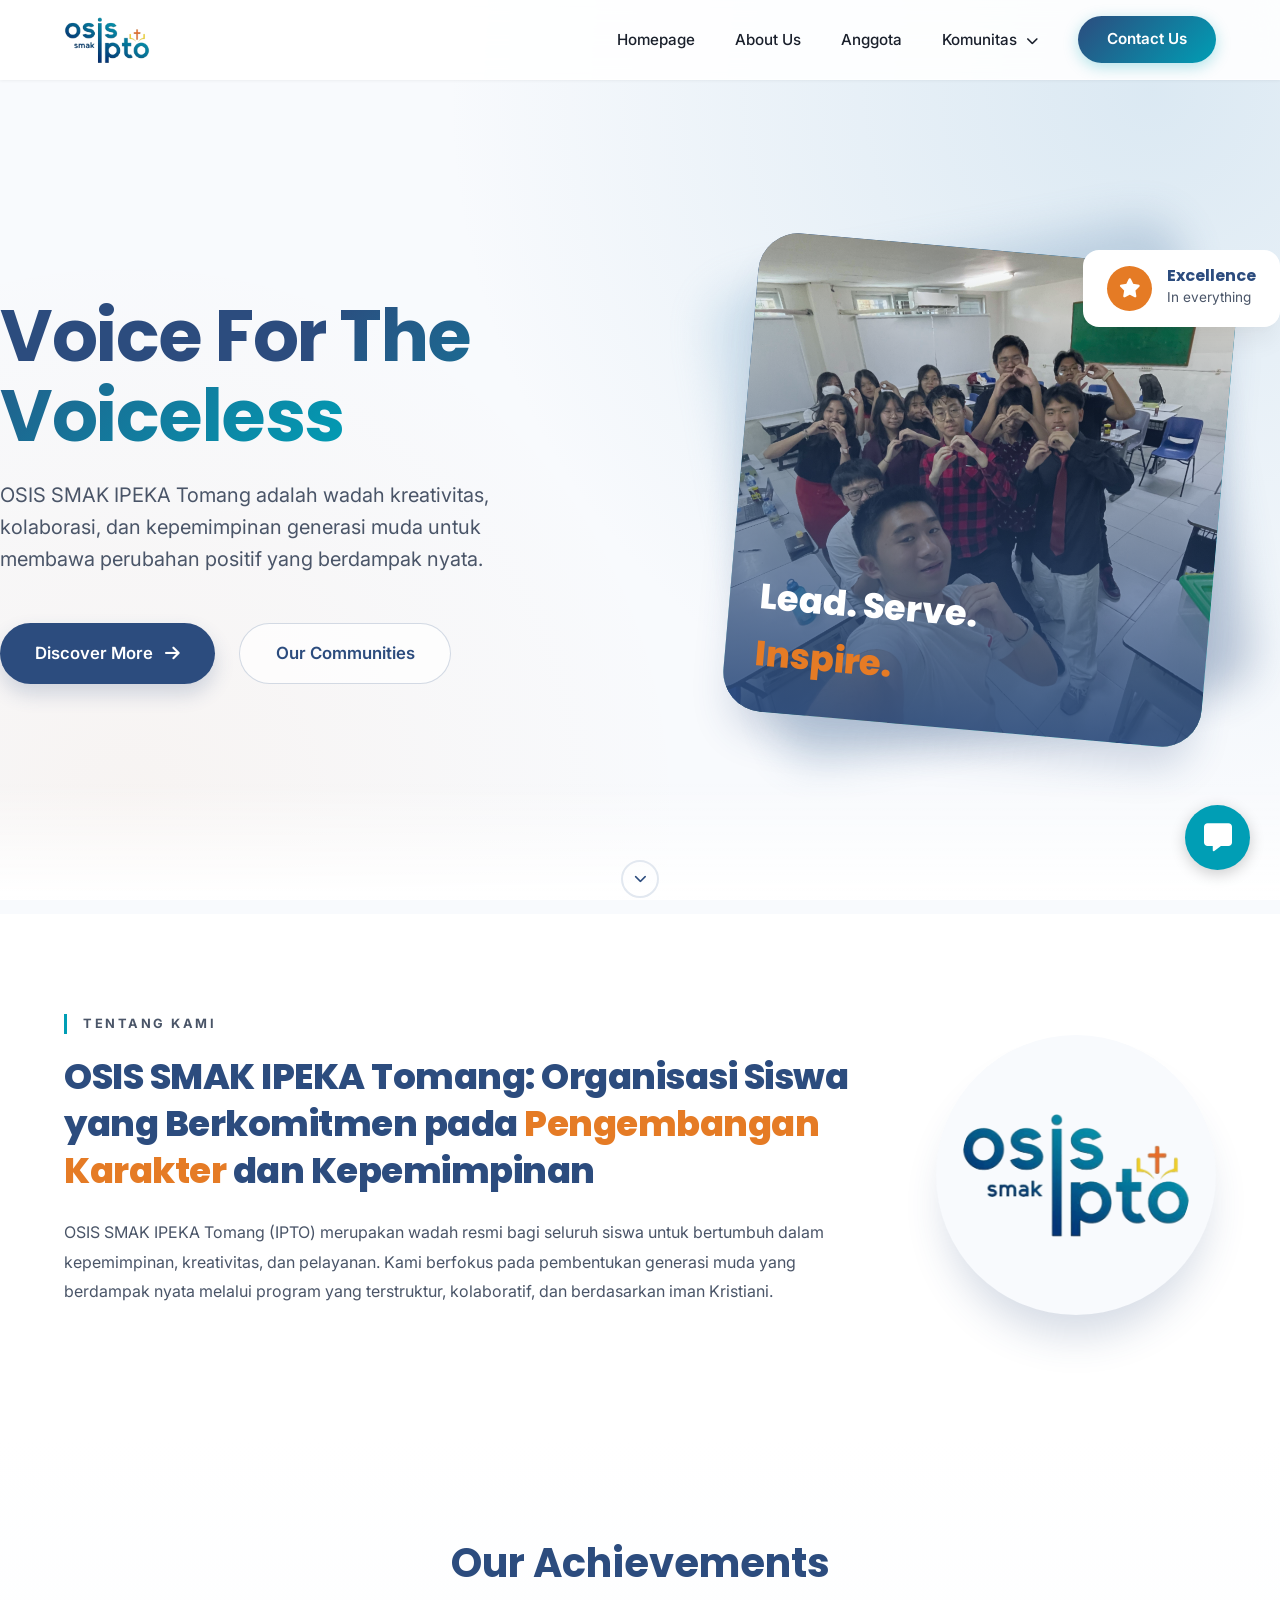
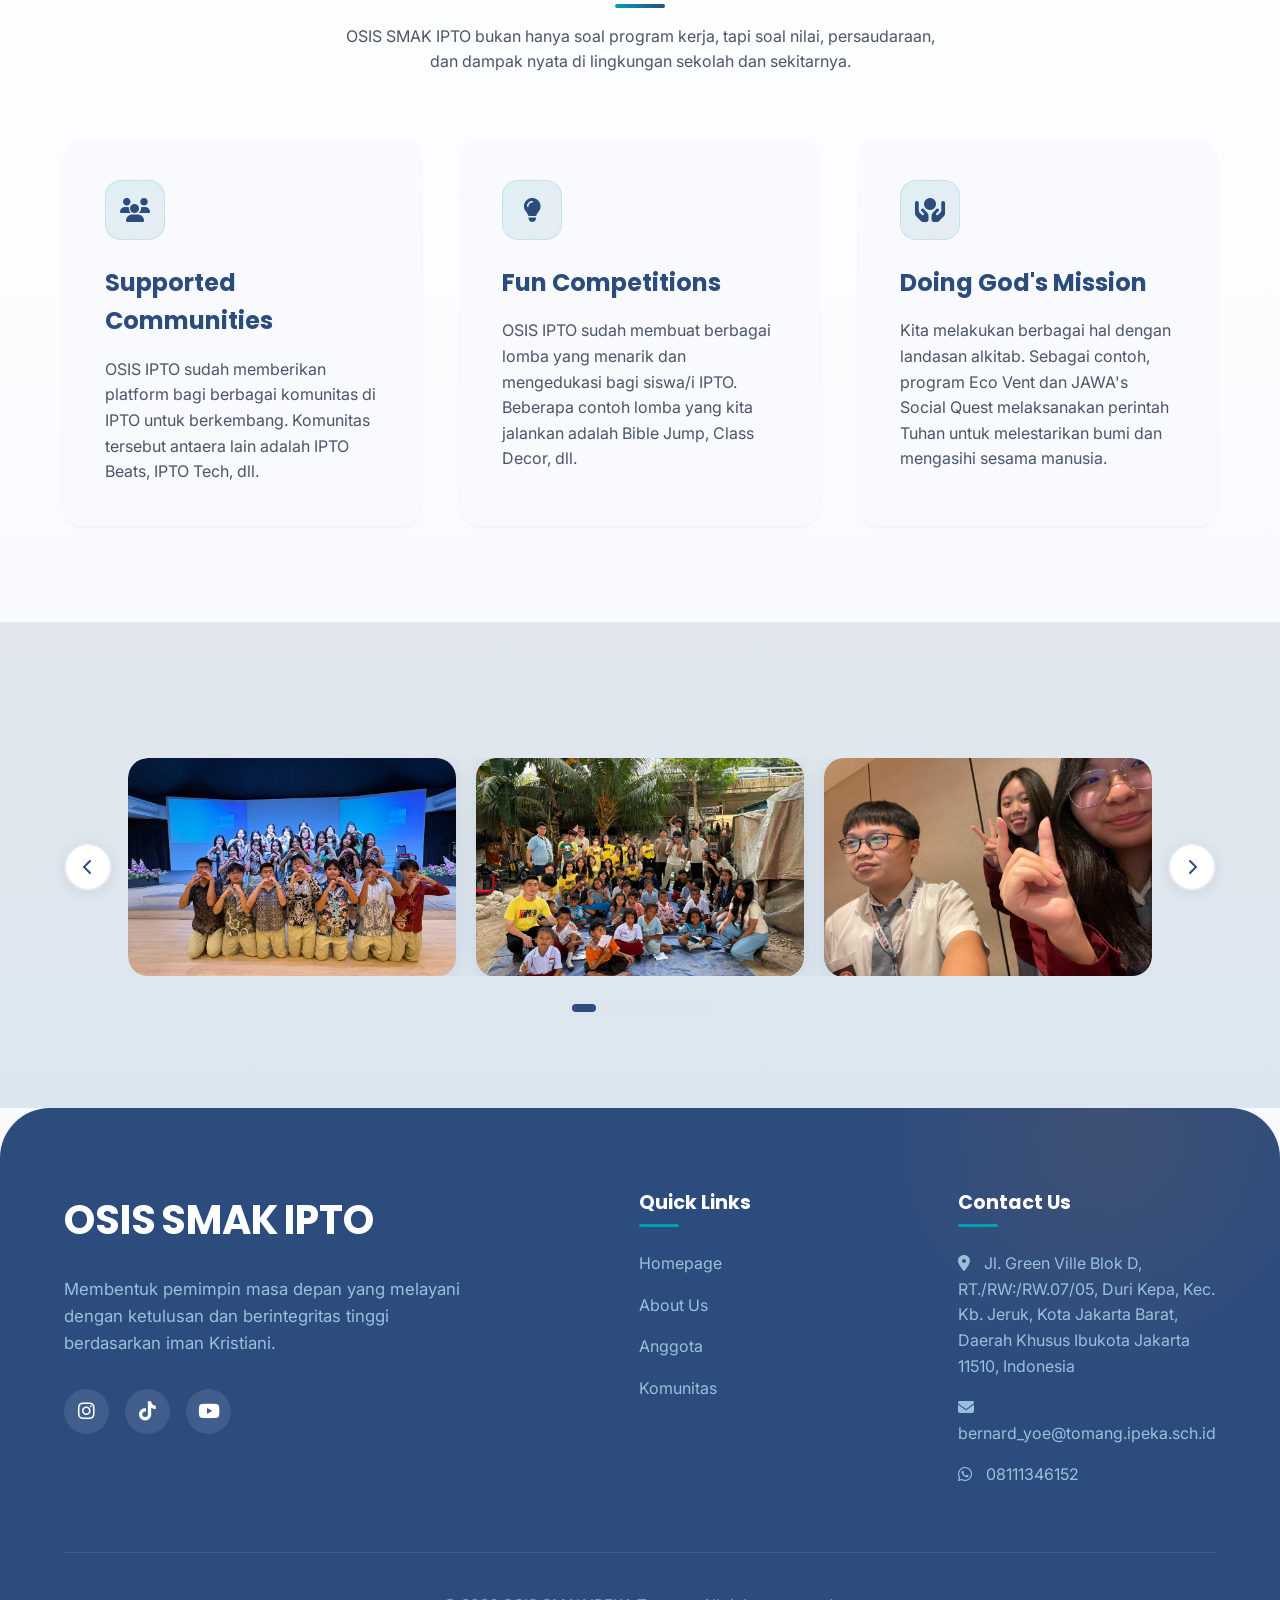
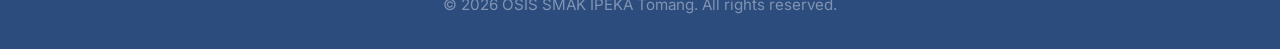
<file: index.html>
<!DOCTYPE html>
<html lang="id">

<head>
    <meta charset="UTF-8">
    <meta name="viewport" content="width=device-width, initial-scale=1.0">
    <title>OSIS SMAK IPTO | Homepage</title>
    <link rel="stylesheet" href="style.css">
    <!-- FontAwesome for Icons -->
    <link rel="stylesheet" href="https://cdnjs.cloudflare.com/ajax/libs/font-awesome/6.4.0/css/all.min.css">
</head>

<body>
    <div id="global-nav"></div>

    <!-- Main Content -->
    <main>
        <section class="hero">
            <div class="container hero-grid">
                <div class="hero-content">
                    <h1 class="animate-fade-up">Voice For <span>The Voiceless</span></h1>
                    <p class="animate-fade-up delay-1">OSIS SMAK IPEKA Tomang adalah wadah kreativitas, kolaborasi, dan
                        kepemimpinan generasi muda untuk membawa perubahan positif yang berdampak nyata.</p>
                    <div class="btn-group animate-fade-up delay-2">
                        <a href="aboutus" class="btn btn-primary">
                            Discover More <i class="fa-solid fa-arrow-right"></i>
                        </a>
                        <a href="komunitas" class="btn btn-outline">
                            Our Communities
                        </a>
                    </div>
                </div>
                <div class="hero-image animate-fade-up delay-3">
                    <div
                        style="position: relative; width: 100%; aspect-ratio: 1; display:flex; justify-content:center; align-items:center;">
                        <div
                            style="width: 80%; height: 80%; background: linear-gradient(135deg, var(--light-blue), var(--primary)); border-radius: 40px; transform: rotate(-10deg); position: absolute; opacity: 0.3; filter: blur(20px);">
                        </div>
                        <div
                            style="width: 80%; height: 80%; background: linear-gradient(135deg, var(--primary), var(--accent-cyan)); border-radius: 40px; transform: rotate(5deg); box-shadow: var(--shadow-xl); overflow: hidden; position: relative; z-index: 2; display:flex; justify-content:center; align-items:center;">
                            <img src="assets/Dokumentasi/1000115376.jpg" alt="Students"
                                style="width:100%; height:100%; object-fit: cover; opacity: 1;">
                            <div
                                style="position: absolute; inset:0; background: linear-gradient(to top, rgba(44, 76, 126, 0.9), transparent);">
                            </div>
                            <h2
                                style="position: absolute; bottom: 30px; left: 30px; color: white; font-size: 2.2rem; font-weight: 800;">
                                Lead. Serve.<br><span style="color: var(--accent-orange);">Inspire.</span></h2>
                        </div>
                        <div
                            style="position: absolute; top: 10%; right: 0; background: white; padding: 1rem 1.5rem; border-radius: 16px; box-shadow: var(--shadow-lg); z-index: 3; display: flex; align-items:center; gap: 15px; animation: float 4s ease-in-out infinite;">
                            <div
                                style="background:var(--accent-orange); width:45px; height:45px; border-radius:50%; display:flex; align-items:center; justify-content:center; color:white; font-size: 1.2rem;">
                                <i class="fa-solid fa-star"></i>
                            </div>
                            <div>
                                <p
                                    style="font-weight:700; font-family:'Poppins'; font-size:1rem; margin:0; line-height:1; color: var(--primary);">
                                    Excellence</p><small style="color:var(--text-muted); font-size:0.85rem;">In
                                    everything</small>
                            </div>
                        </div>
                    </div>
                </div>
            </div>
        </section>

        <!-- Scroll Down Indicator -->
        <div class="scroll-indicator" id="scrollIndicator">
            <div class="scroll-arrow"><i class="fa-solid fa-chevron-down"></i></div>
        </div>

        <!-- Tentang Kami Section -->
        <section class="section tentang-section">
            <div class="container tentang-grid">
                <div class="tentang-content">
                    <span class="tentang-label reveal-item">Tentang Kami</span>
                    <h2 class="tentang-title reveal-item">OSIS SMAK IPEKA Tomang: Organisasi Siswa yang Berkomitmen pada
                        <span class="tentang-accent">Pengembangan Karakter</span> dan Kepemimpinan
                    </h2>
                    <p class="tentang-desc reveal-item">OSIS SMAK IPEKA Tomang (IPTO) merupakan wadah resmi bagi seluruh
                        siswa untuk bertumbuh dalam kepemimpinan, kreativitas, dan pelayanan. Kami berfokus pada
                        pembentukan generasi muda yang berdampak nyata melalui program yang terstruktur, kolaboratif,
                        dan berdasarkan iman Kristiani.</p>
                </div>
                <div class="tentang-logo reveal-item">
                    <img src="assets/Logo.png" alt="Logo OSIS SMAK IPTO" class="tentang-img-square">
                </div>
            </div>
        </section>

        <section class="section features">
            <div class="container">
                <div class="section-title">
                    <h2>Our Achievements</h2>
                    <p>OSIS SMAK IPTO bukan hanya soal program kerja, tapi soal nilai, persaudaraan, dan dampak nyata di
                        lingkungan sekolah dan sekitarnya.</p>
                </div>
                <div class="cards-grid">
                    <div class="card">
                        <div class="card-icon"><i class="fa-solid fa-users"></i></div>
                        <h3>Supported Communities</h3>
                        <p>OSIS IPTO sudah memberikan platform bagi berbagai komunitas di IPTO untuk berkembang.
                            Komunitas
                            tersebut antaera lain adalah IPTO Beats, IPTO Tech, dll.
                        </p>
                    </div>
                    <div class="card">
                        <div class="card-icon"><i class="fa-solid fa-lightbulb"></i></div>
                        <h3>Fun Competitions</h3>
                        <p>OSIS IPTO sudah membuat berbagai lomba yang menarik dan mengedukasi bagi siswa/i IPTO.
                            Beberapa contoh lomba yang kita jalankan adalah Bible Jump, Class Decor, dll.
                        </p>
                    </div>
                    <div class="card">
                        <div class="card-icon"><i class="fa-solid fa-hands-holding-circle"></i></div>
                        <h3>Doing God's Mission</h3>
                        <p>Kita melakukan berbagai hal dengan landasan alkitab. Sebagai contoh, program
                            Eco Vent dan JAWA's Social Quest melaksanakan perintah Tuhan untuk melestarikan bumi dan
                            mengasihi sesama manusia.
                        </p>
                    </div>
                </div>
            </div>
        </section>

        <section class="gallery-section">
            <div class="gallery-container">
                <!-- Carousel Wrapper -->
                <div class="gallery-carousel" id="galleryCarousel">
                    <button class="carousel-btn carousel-prev" id="carouselPrev" aria-label="Previous">
                        <i class="fa-solid fa-chevron-left"></i>
                    </button>

                    <div class="carousel-track-outer">
                        <div class="carousel-track" id="carouselTrack">
                            <!-- Slide 1 -->
                            <div class="gallery-slide">
                                <img src="assets/Dokumentasi/1000115375.jpg" alt="Imlek 2026">
                                <div class="gallery-overlay">
                                    <div class="gallery-info">
                                        <h4>Imlek 2026</h4>
                                        <p>Perayaan Tahun Baru Imlek</p>
                                    </div>
                                </div>
                            </div>
                             <!-- Slide 2 -->
                            <div class="gallery-slide">
                                <img src="assets/Dokumentasi/galeri.jpeg" alt="Class Meeting">
                                <div class="gallery-overlay">
                                    <div class="gallery-info">
                                        <h4>Class Meeting</h4>
                                        <p>Keseruan lomba antar kelas</p>
                                    </div>
                                </div>
                            </div>
                             <!-- Slide 3 -->
                            <div class="gallery-slide">
                                <img src="assets/Dokumentasi/galeri1.jpeg" alt="Behind the scenes">
                                <div class="gallery-overlay">
                                    <div class="gallery-info">
                                        <h4>Behind the scenes</h4>
                                        <p>What we are like behind the scenes</p>
                                    </div>
                                </div>
                            </div>
                             <!-- Slide 4 -->
                            <div class="gallery-slide">
                                <img src="assets/Dokumentasi/galeri2.jpeg" alt="Behind the scenes">
                                <div class="gallery-overlay">
                                    <div class="gallery-info">
                                        <h4>Behind the scenes</h4>
                                        <p>What we are like behind the scenes</p>
                                    </div>
                                </div>
                            </div>
                            <!-- Slide 5 -->
                            <div class="gallery-slide">
                                <img src="assets/Dokumentasi/galeri3.jpeg" alt="Pensi SMAK IPTO">
                                <div class="gallery-overlay">
                                    <div class="gallery-info">
                                        <h4>MPLS 2026</h4>
                                        <p>Masa Pengenalan Lingkungan Sekolah</p>
                                    </div>
                                </div>
                            </div>
                            <!-- Slide 6 -->
                            <div class="gallery-slide">
                                <img src="assets/Dokumentasi/galeri4.jpeg" alt="Seminar Kepemimpinan">
                                <div class="gallery-overlay">
                                    <div class="gallery-info">
                                        <h4>Sekbid 3 - Recycling</h4>
                                        <p>Membuat tong sampah</p>
                                    </div>
                                </div>
                            </div>
                            <!-- Slide 7 -->
                            <div class="gallery-slide">
                                <img src="assets/Dokumentasi/galeri5.jpeg" alt="Retreat OSIS">
                                <div class="gallery-overlay">
                                    <div class="gallery-info">
                                        <h4>CNY Osis</h4>
                                        <p>Merayakan imlek bersamma</p>
                                    </div>
                                </div>
                            </div>
                             <!-- Slide 8 -->
                            <div class="gallery-slide">
                                <img src="assets/Dokumentasi/1000115378.jpg" alt="Behind the scenes">
                                <div class="gallery-overlay">
                                    <div class="gallery-info">
                                        <h4>Behind the scenes</h4>
                                        <p>What we are like behind the scenes</p>
                                    </div>
                                </div>
                            </div>
                        </div>
                    </div>

                    <button class="carousel-btn carousel-next" id="carouselNext" aria-label="Next">
                        <i class="fa-solid fa-chevron-right"></i>
                    </button>
                </div>

                <!-- Dot Indicators -->
                <div class="carousel-dots" id="carouselDots"></div>
            </div>
        </section>

    </main>

    <!-- Footer -->
    <footer>
        <div id="global-footer"></div>
    </footer>

    <script>
        // 1. Fetch the unified nav template
        fetch('components/navbar.html')
            .then(response => response.text())
            .then(htmlContent => {
                // 2. Inject the code layout into the placeholder target
                document.getElementById('global-nav').innerHTML = htmlContent;
                const currentPath = window.location.pathname.split('/').pop() || 'index';
                document.querySelectorAll('.nav-link, .mobile-nav-link').forEach(link => {
                    if (link.getAttribute('href') === currentPath) {
                        link.classList.add('active');
                    }
                });
                const mobileNavScript = document.createElement('script');
                mobileNavScript.src = 'mobile-nav.js';
                document.body.appendChild(mobileNavScript);
            })
            .catch(error => console.error('Error constructing modular navbar wrapper:', error));

        // 2. Fetch the unified footer template
        fetch('components/footer.html')
            .then(response => response.text())
            .then(htmlContent => {
                // Inject the footer code into the placeholder target
                document.getElementById('global-footer').innerHTML = htmlContent;
            })
            .catch(error => console.error('Error constructing modular footer wrapper:', error));
    </script>

    <script src="scroll-reveal.js"></script>
    <script>
        // ===== NAVBAR SCROLL SHADOW =====
        var scrollIndicator = document.getElementById('scrollIndicator');
        var ticking = false;
        window.addEventListener('scroll', function () {
            if (!ticking) {
                requestAnimationFrame(function () {
                    var y = window.scrollY;

                    // 🚨 Grab the navbar dynamically inside the scroll event!
                    var navbar = document.querySelector('.navbar');
                    if (navbar) {
                        navbar.classList.toggle('scrolled', y > 60);
                    }

                    if (scrollIndicator) scrollIndicator.classList.toggle('hidden', y > 100);
                    ticking = false;
                });
                ticking = true;
            }
        });

        // ===== SCROLL ARROW CLICK =====
        var scrollArrow = document.querySelector('.scroll-arrow');
        if (scrollArrow) {
            scrollArrow.addEventListener('click', function () {
                var target = document.querySelector('.tentang-section');
                if (target) target.scrollIntoView({ behavior: 'smooth' });
            });
        }

        // ===== GALLERY CAROUSEL (step 1 image at a time) =====
        (function () {
            var track = document.getElementById('carouselTrack');
            var dotsContainer = document.getElementById('carouselDots');
            var prevBtn = document.getElementById('carouselPrev');
            var nextBtn = document.getElementById('carouselNext');
            if (!track) return;

            var slides = Array.from(track.querySelectorAll('.gallery-slide'));
            var total = slides.length;
            var current = 0;
            var autoTimer = null;
            var AUTO_DELAY = 4000;

            function visibleCount() {
                if (window.innerWidth <= 540) return 1;
                if (window.innerWidth <= 900) return 2;
                return 3;
            }

            function buildDots() {
                dotsContainer.innerHTML = '';
                for (var i = 0; i < total; i++) {
                    var d = document.createElement('button');
                    d.className = 'carousel-dot' + (i === 0 ? ' active' : '');
                    (function (idx) {
                        d.addEventListener('click', function () { goTo(idx); startAuto(); });
                    })(i);
                    dotsContainer.appendChild(d);
                }
            }

            function updateDots() {
                var dots = dotsContainer.querySelectorAll('.carousel-dot');
                for (var i = 0; i < dots.length; i++) {
                    dots[i].classList.toggle('active', i === current);
                }
            }

            function getSlideWidth() {
                if (slides.length === 0) return 0;
                var gap = parseFloat(getComputedStyle(track).gap) || 20;
                return slides[0].offsetWidth + gap;
            }

            function goTo(index) {
                var vis = visibleCount();
                var maxIndex = Math.max(0, total - vis);
                if (index < 0) { current = maxIndex; }
                else if (index > maxIndex) { current = 0; }
                else { current = index; }
                track.style.transform = 'translateX(-' + (current * getSlideWidth()) + 'px)';
                updateDots();
            }

            function startAuto() {
                clearInterval(autoTimer);
                autoTimer = setInterval(function () { goTo(current + 1); }, AUTO_DELAY);
            }

            buildDots();
            startAuto();

            nextBtn.addEventListener('click', function () { goTo(current + 1); startAuto(); });
            prevBtn.addEventListener('click', function () { goTo(current - 1); startAuto(); });

            track.parentElement.addEventListener('mouseenter', function () { clearInterval(autoTimer); });
            track.parentElement.addEventListener('mouseleave', startAuto);

            var resizeTimer;
            window.addEventListener('resize', function () {
                clearTimeout(resizeTimer);
                resizeTimer = setTimeout(function () { goTo(current); }, 200);
            });
        })();
    </script>
    <script src="chatbot.js?v=1.0.1"></script>
</body>

</html>
</file>
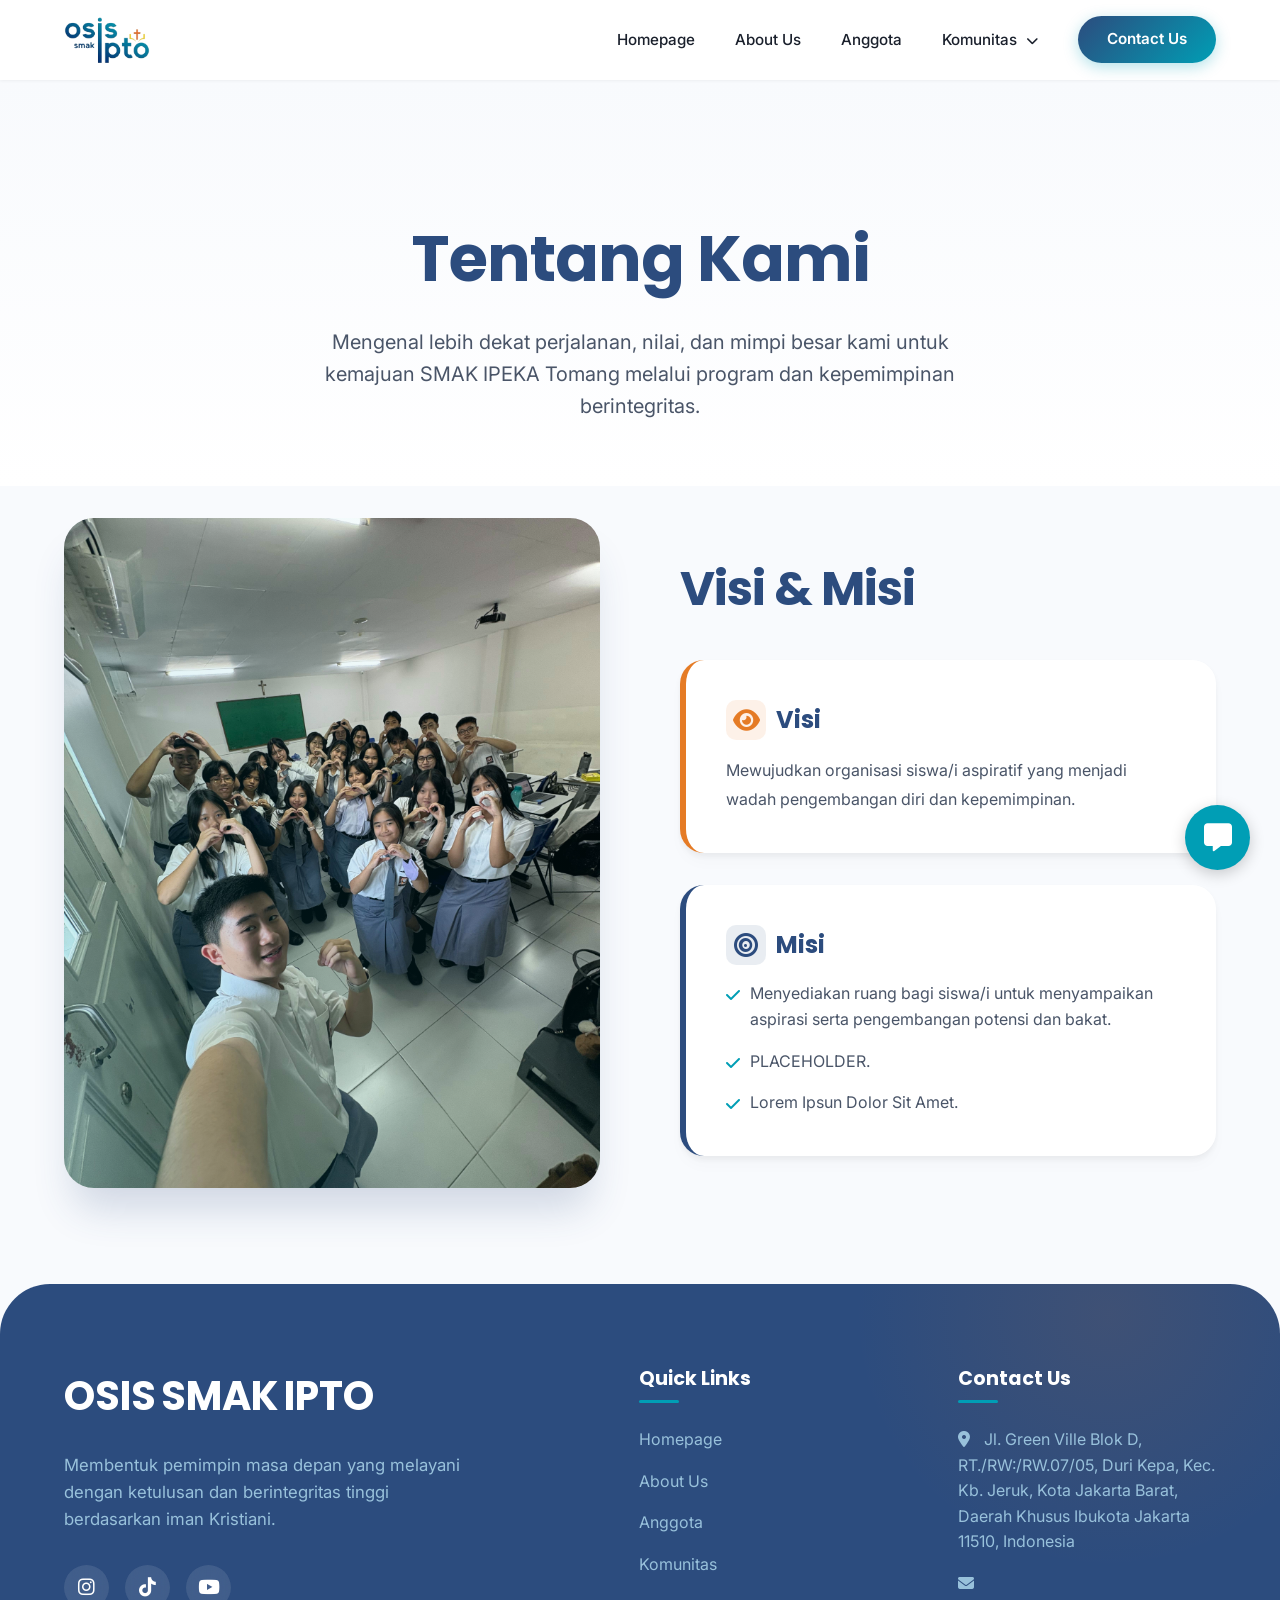
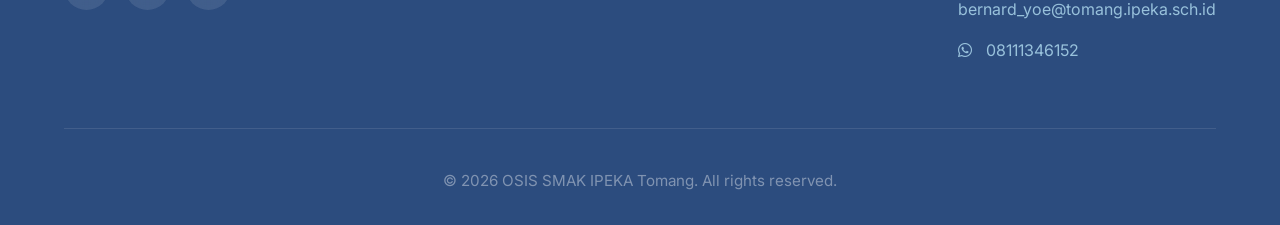
<file: aboutus.html>
<!DOCTYPE html>
<html lang="id">

<head>
    <meta charset="UTF-8">
    <meta name="viewport" content="width=device-width, initial-scale=1.0">
    <title>OSIS SMAK IPTO | About Us</title>
    <link rel="stylesheet" href="style.css">
    <link rel="stylesheet" href="https://cdnjs.cloudflare.com/ajax/libs/font-awesome/6.4.0/css/all.min.css">
</head>

<body>
    <div id="global-nav"></div>

    <main style="padding-top: var(--nav-height);">
        <section class="section"
            style="background: linear-gradient(to bottom, var(--bg-color), white); text-align:center; padding: 8rem 5% 4rem;">
            <h1 class="font-heading animate-fade-up"
                style="font-size: 4rem; margin-bottom:1rem; color:var(--primary); letter-spacing: -1px;">Tentang Kami
            </h1>
            <p class="animate-fade-up delay-1"
                style="font-size: 1.25rem; color: var(--text-muted); max-width:700px; margin: 0 auto;">Mengenal lebih
                dekat perjalanan, nilai, dan mimpi besar kami untuk kemajuan SMAK IPEKA Tomang melalui program dan
                kepemimpinan berintegritas.</p>
        </section>

        <section class="section container" style="padding-top: 2rem;">
            <div style="display:grid; grid-template-columns: 1fr 1fr; gap: 5rem; align-items:center;">
                <div class="animate-fade-up delay-2"
                    style="border-radius: 30px; overflow:hidden; box-shadow: var(--shadow-xl); position: relative;">
                    <div
                        style="position: absolute; inset:0; background: linear-gradient(to top right, rgba(0, 158, 181, 0.2), transparent); z-index:1; pointer-events:none;">
                    </div>
                    <img src="assets/Dokumentasi/1000115381.jpg" alt="About Us"
                        style="width:100%; height:auto; display:block; object-fit: cover; aspect-ratio: 4/5;">
                </div>
                <div class="animate-fade-up delay-3">
                    <h2 style="font-size: 3rem; margin-bottom: 2rem; color:var(--primary); letter-spacing: -1px;">Visi &
                        Misi</h2>
                    <div
                        style="background: white; padding: 2.5rem; border-radius: 24px; box-shadow: var(--shadow-md); border-left: 6px solid var(--accent-orange); margin-bottom: 2rem; transition: transform 0.3s ease;">
                        <h3
                            style="color:var(--primary); margin-bottom:1rem; font-size: 1.5rem; display: flex; align-items: center; gap: 10px;">
                            <div
                                style="width: 40px; height: 40px; background: rgba(229,123,37,0.1); border-radius: 10px; display: flex; align-items: center; justify-content: center;">
                                <i class="fa-solid fa-eye" style="color:var(--accent-orange);"></i>
                            </div>
                            Visi
                        </h3>
                        <p style="color:var(--text-muted); line-height: 1.8;">
                            Mewujudkan organisasi siswa/i aspiratif yang menjadi wadah pengembangan diri dan
                            kepemimpinan.</p>
                    </div>
                    <div
                        style="background: white; padding: 2.5rem; border-radius: 24px; box-shadow: var(--shadow-md); border-left: 6px solid var(--primary); transition: transform 0.3s ease;">
                        <h3
                            style="color:var(--primary); margin-bottom:1rem; font-size: 1.5rem; display: flex; align-items: center; gap: 10px;">
                            <div
                                style="width: 40px; height: 40px; background: rgba(44,76,126,0.1); border-radius: 10px; display: flex; align-items: center; justify-content: center;">
                                <i class="fa-solid fa-bullseye" style="color:var(--primary);"></i>
                            </div>
                            Misi
                        </h3>
                        <ul style="color:var(--text-muted); list-style: none; padding-left: 0;">
                            <li style="margin-bottom:1rem; display: flex; align-items: flex-start; gap: 10px;">
                                <i class="fa-solid fa-check" style="color:var(--accent-cyan); margin-top: 6px;"></i>
                                Menyediakan ruang bagi siswa/i untuk menyampaikan aspirasi serta pengembangan potensi
                                dan bakat.
                            </li>
                            <li style="margin-bottom:1rem; display: flex; align-items: flex-start; gap: 10px;">
                                <i class="fa-solid fa-check" style="color:var(--accent-cyan); margin-top: 6px;"></i>
                                PLACEHOLDER.
                            </li>
                            <li style="display: flex; align-items: flex-start; gap: 10px;">
                                <i class="fa-solid fa-check" style="color:var(--accent-cyan); margin-top: 6px;"></i>
                                Lorem Ipsun Dolor Sit Amet.
                            </li>
                        </ul>
                    </div>
                </div>
            </div>
        </section>
    </main>

    <footer>
        <div id="global-footer"></div>
    </footer>

    <script>
    // 1. Fetch the unified nav template
    fetch('components/navbar.html')
        .then(response => response.text())
        .then(htmlContent => {
            // Inject the nav code into the placeholder
            document.getElementById('global-nav').innerHTML = htmlContent;
            
            // Highlight active link
            const currentPath = window.location.pathname.split('/').pop() || 'index';
            document.querySelectorAll('.nav-link, .mobile-nav-link').forEach(link => {
                if (link.getAttribute('href') === currentPath) {
                    link.classList.add('active');
                }
            });
            
            // SAFELY load mobile-nav.js ONLY after the nav exists
            const mobileNavScript = document.createElement('script');
            mobileNavScript.src = 'mobile-nav.js';
            document.body.appendChild(mobileNavScript);
        })
        .catch(error => console.error('Error constructing modular navbar wrapper:', error));

    // 2. Fetch the unified footer template
    fetch('components/footer.html')
        .then(response => response.text())
        .then(htmlContent => {
            // Inject the footer code into the placeholder
            document.getElementById('global-footer').innerHTML = htmlContent;
        })
        .catch(error => console.error('Error constructing modular footer wrapper:', error));
    </script>
    
    <script src="scroll-reveal.js"></script>
    <script src="chatbot.js"></script>
</body>
</html>
</file>
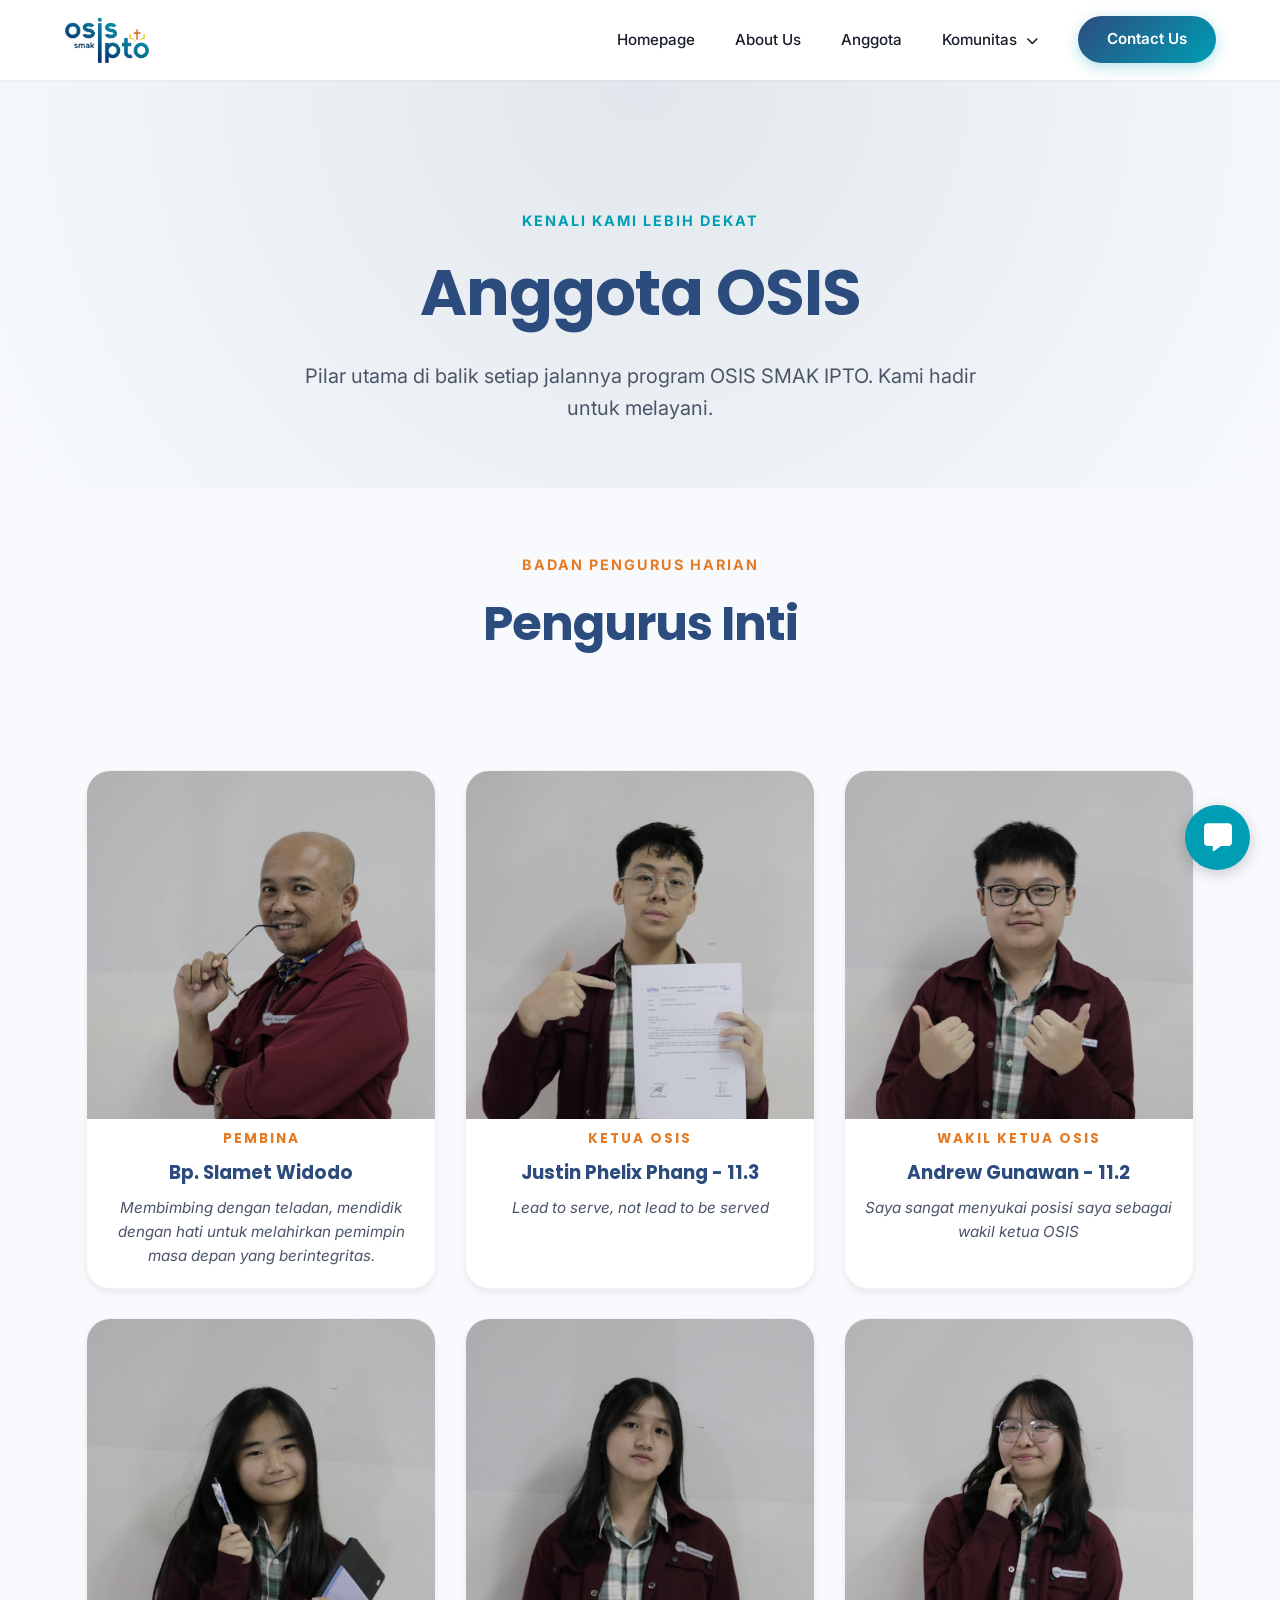
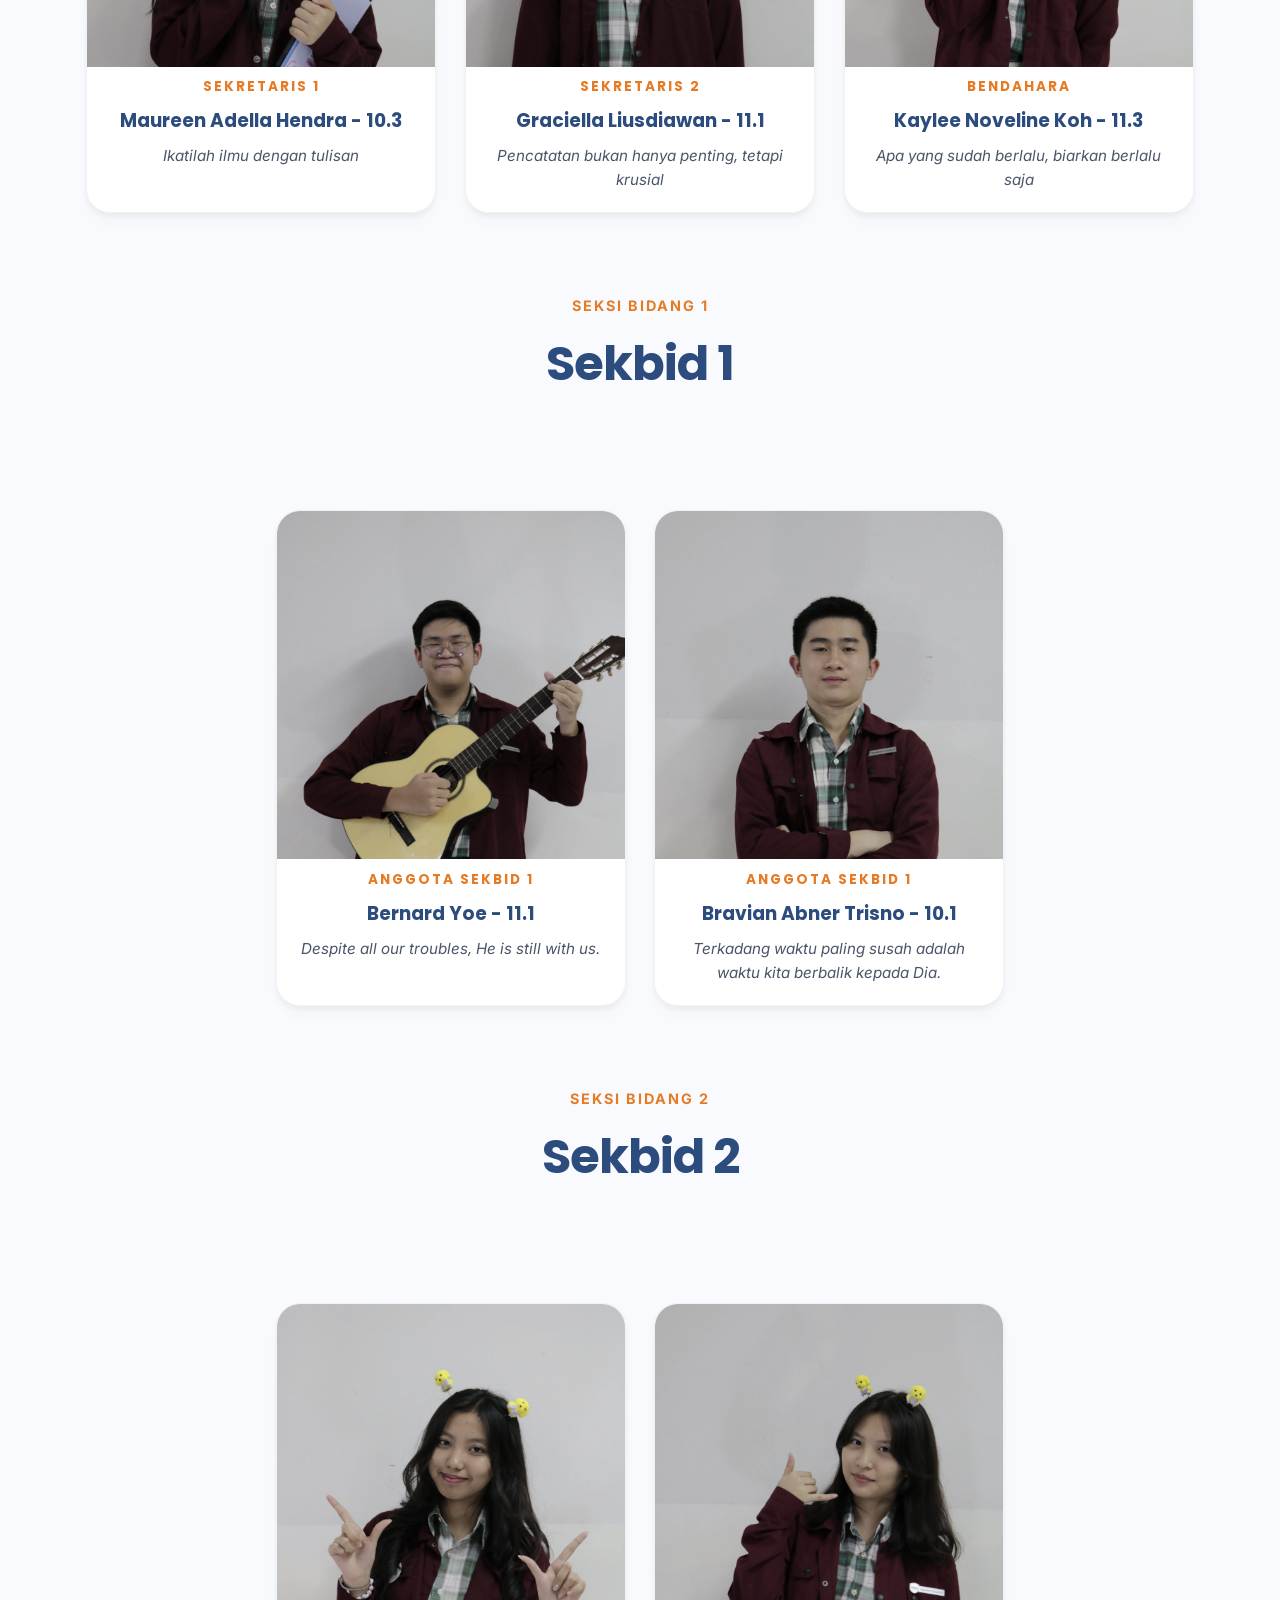
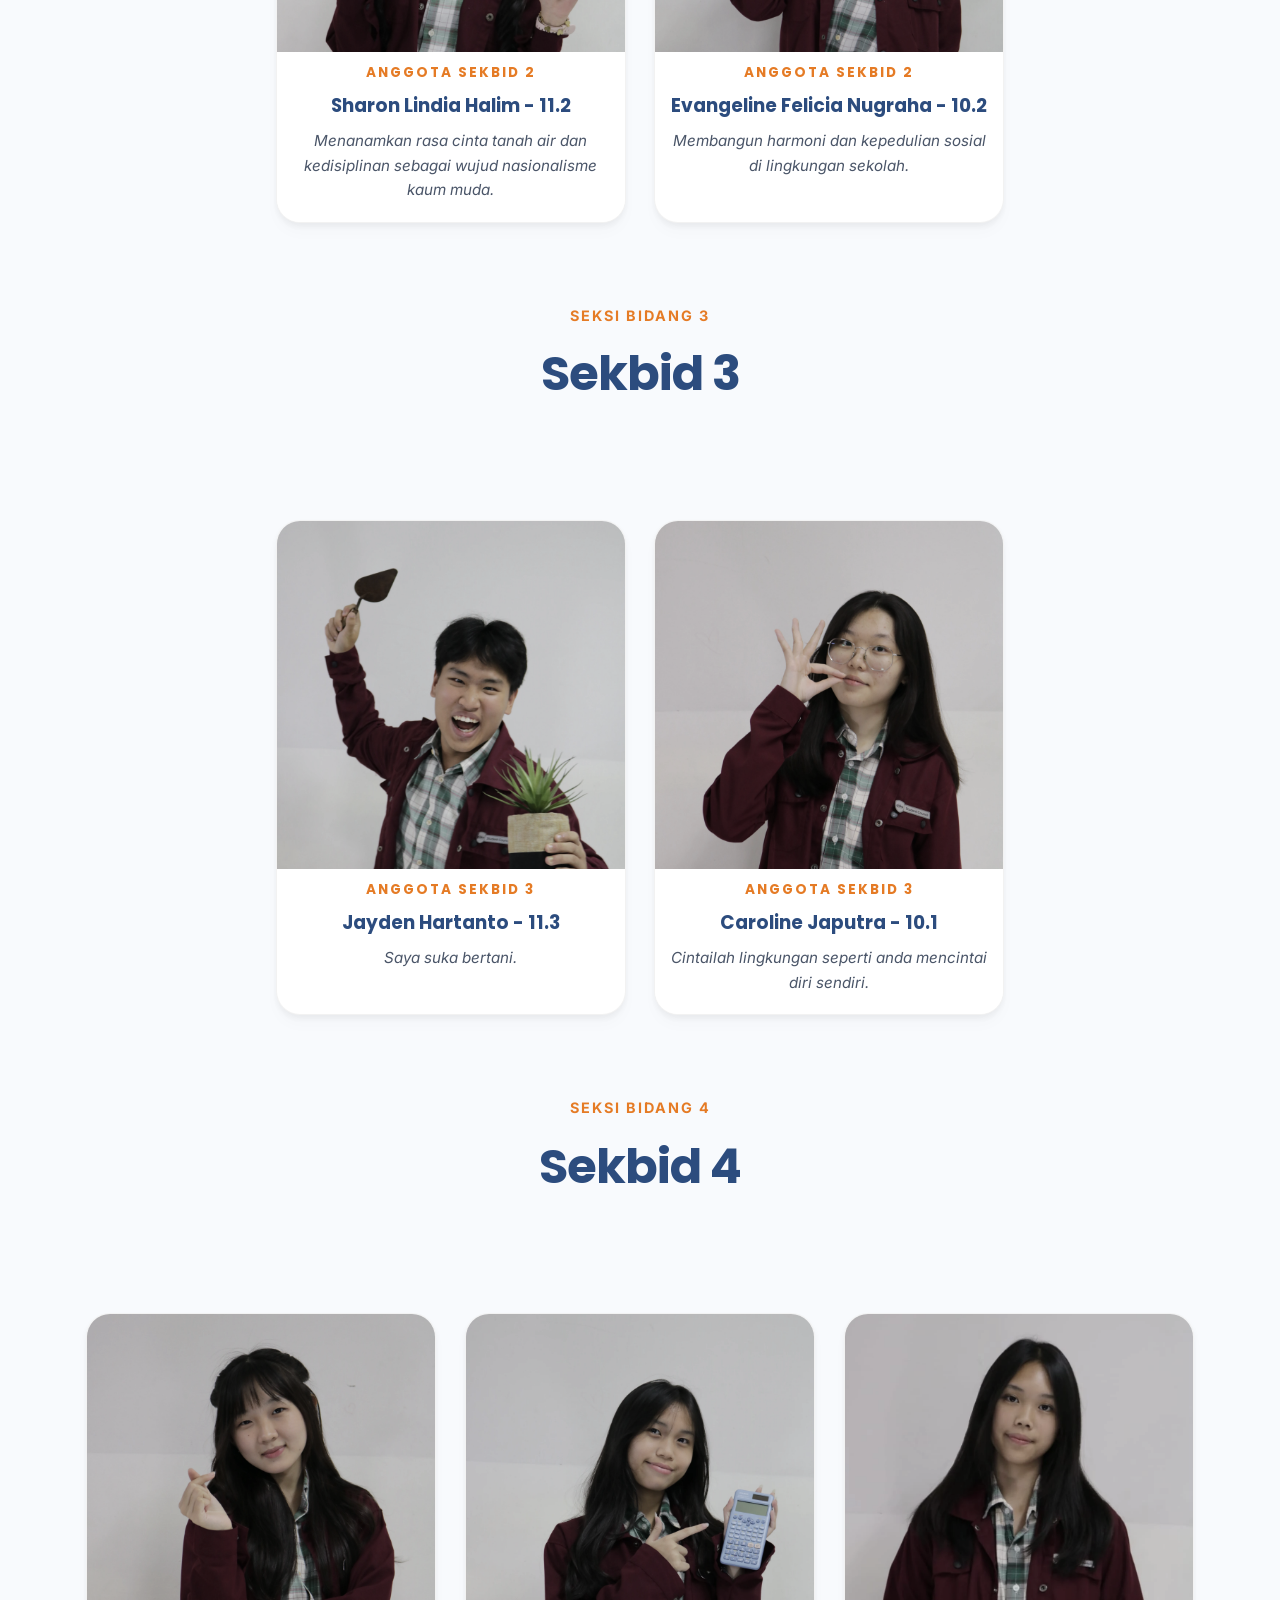
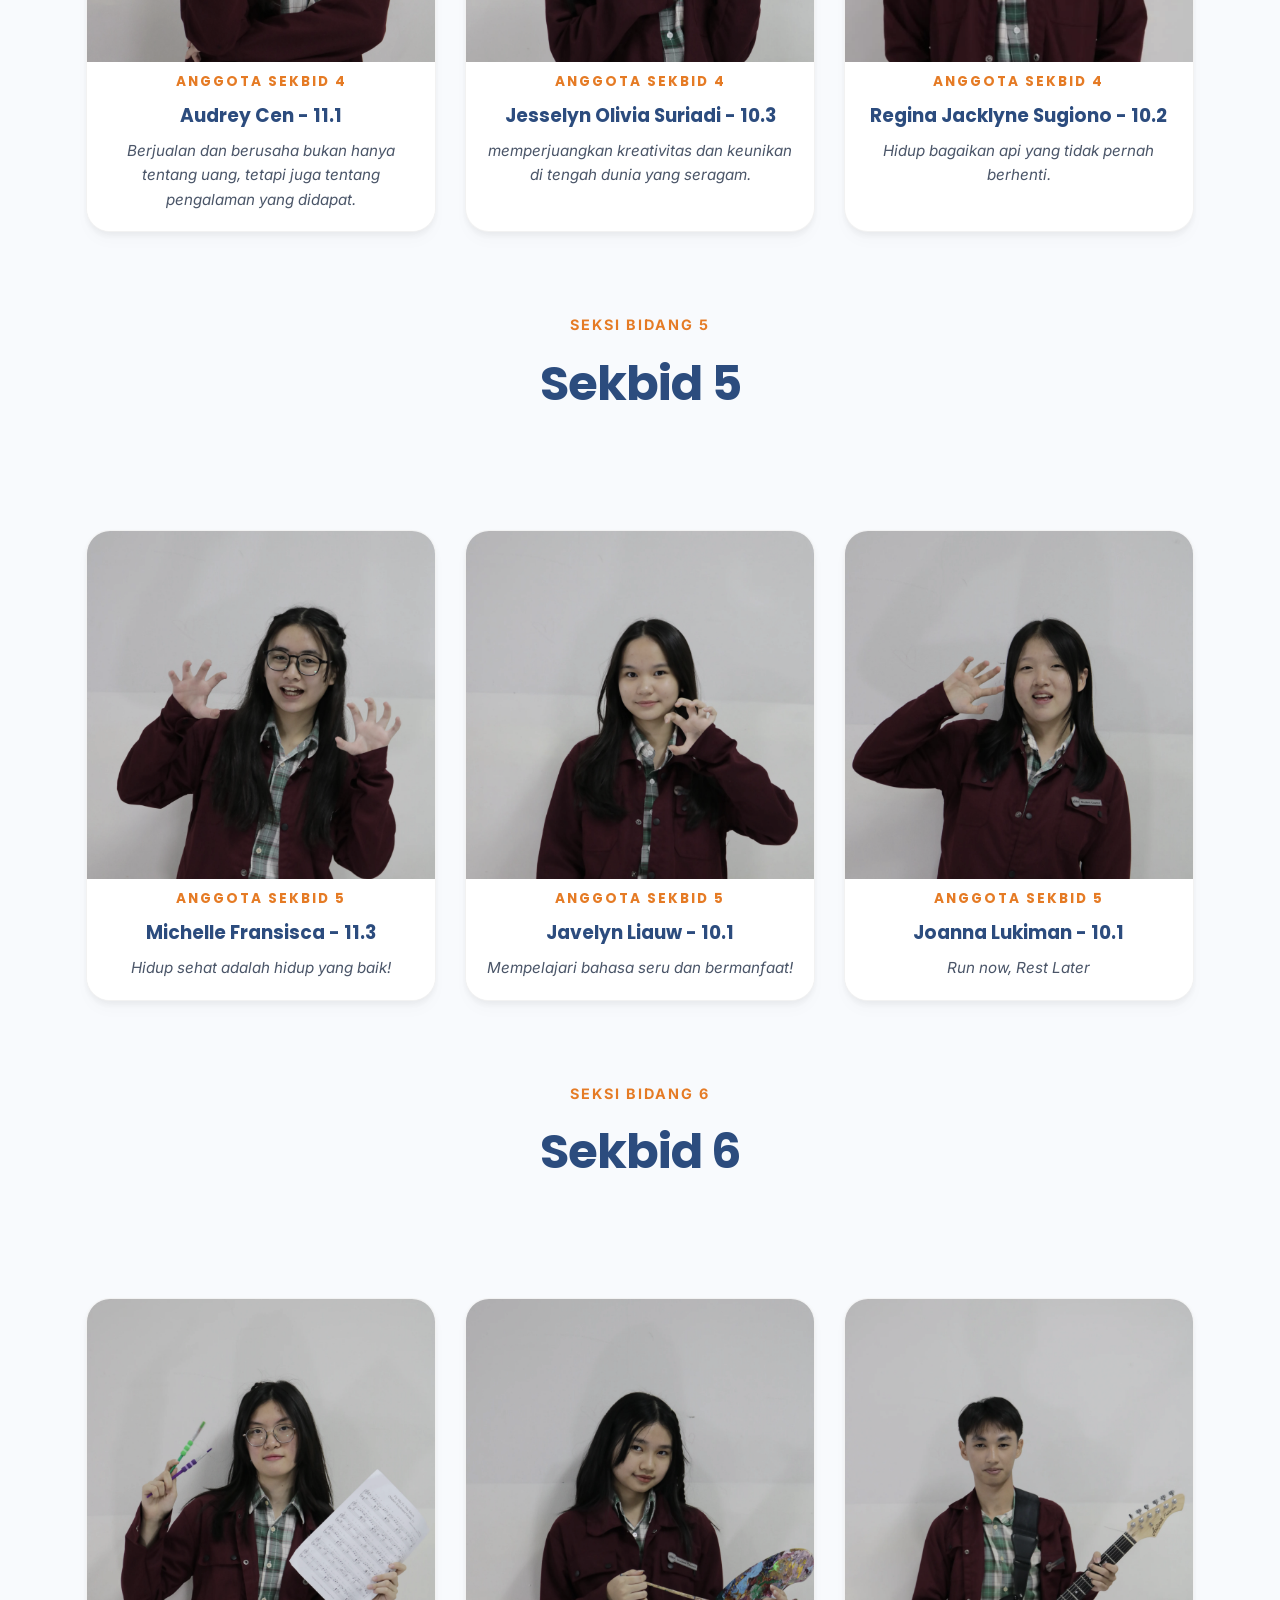
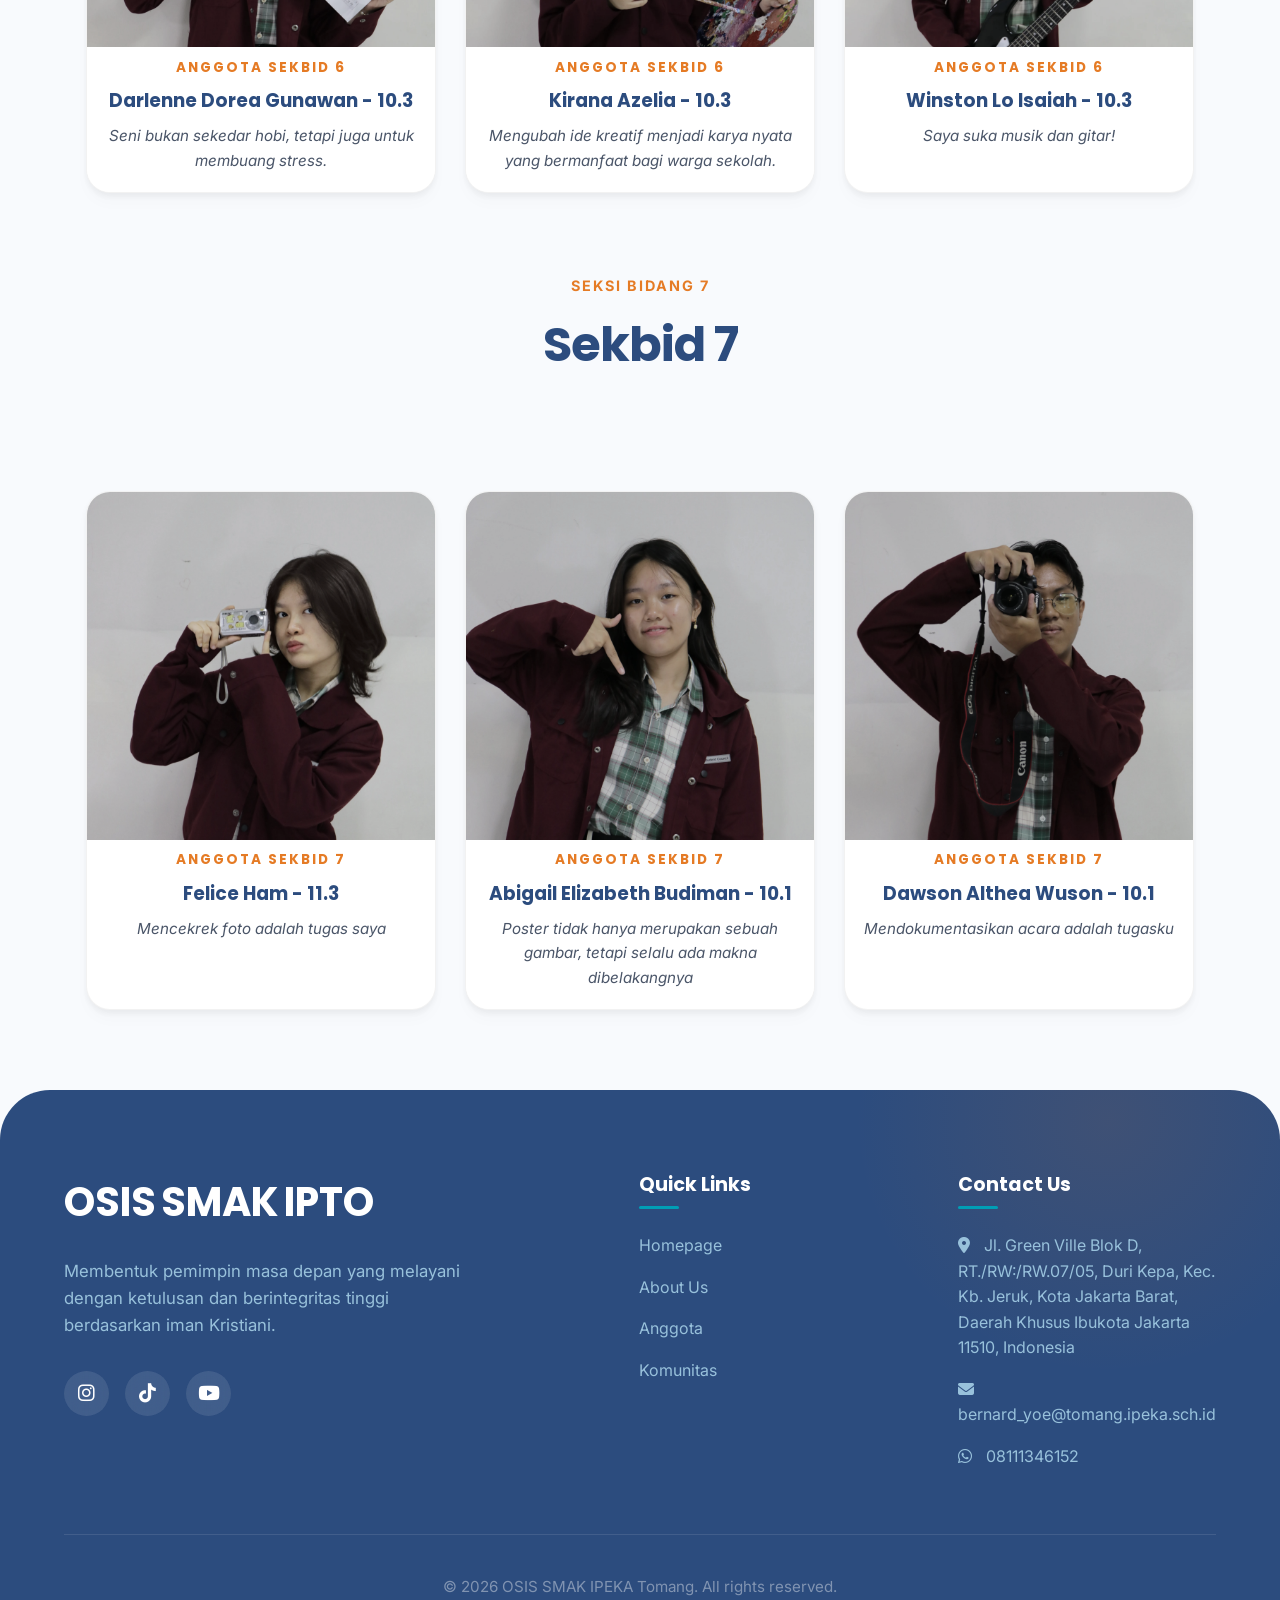
<file: anggota.html>
<!DOCTYPE html>
<html lang="id">

<head>
    <meta charset="UTF-8">
    <meta name="viewport" content="width=device-width, initial-scale=1.0">
    <title>OSIS SMAK IPTO | Anggota</title>
    <link rel="stylesheet" href="style.css">
    <link rel="stylesheet" href="https://cdnjs.cloudflare.com/ajax/libs/font-awesome/6.4.0/css/all.min.css">
    <style>
        .member-card {
            background: white;
            border-radius: 24px;
            overflow: hidden;
            box-shadow: var(--shadow-md);
            transition: all 0.5s cubic-bezier(0.16, 1, 0.3, 1);
            text-align: center;
            border: 1px solid rgba(0, 0, 0, 0.05);
        }

        .member-card:hover {
            transform: translateY(-15px);
            box-shadow: var(--shadow-xl);
            border-color: var(--accent-cyan);
        }

        /* The Link Wrapper */
        .member-img-link {
            display: block;
            cursor: pointer;
            position: relative;
        }

        .member-img-wrap {
            width: 100%;
            aspect-ratio: 1;
            overflow: hidden;
            background: var(--bg-color);
            position: relative;
        }

        .member-img-wrap img {
            width: 100%;
            height: 100%;
            object-fit: cover;
            transition: all 0.7s cubic-bezier(0.16, 1, 0.3, 1);
            filter: grayscale(30%);
            transform: scale(1.01);
            object-position: center top;
        }

        .member-card:hover .member-img-wrap img {
            transform: scale(1.08);
            filter: grayscale(0%);
        }

        /* The New Instagram Hover Overlay */
        .img-hover-overlay {
            position: absolute;
            inset: 0;
            background: rgba(44, 76, 126, 0.6);
            display: flex;
            align-items: center;
            justify-content: center;
            color: white;
            font-size: 2.5rem;
            opacity: 0;
            transition: opacity 0.4s ease;
            z-index: 2;
        }

        .member-card:hover .img-hover-overlay {
            opacity: 1;
        }

        .member-info {
            padding: 0.6rem 1rem 1.2rem;
            position: relative;
            background: white;
            transition: transform 0.4s ease;
        }

        .member-role {
            color: var(--accent-orange);
            font-weight: 700;
            font-size: 0.85rem;
            letter-spacing: 2px;
            text-transform: uppercase;
            margin-bottom: 0.5rem;
            font-family: 'Poppins', sans-serif;
        }

        .member-role h3 {
            color: var(--primary);
            font-size: 1.2rem;
            margin-bottom: 0.5rem;
        }

        .member-info p {
            color: var(--text-muted);
            font-size: 0.95rem;
            font-style: italic;
            margin-top: 0.5rem;
        }

        .members-grid {
            display: flex;
            flex-wrap: wrap;
            justify-content: center;
            gap: 1.8rem;
        }

        .members-grid .member-card {
            flex: 1 1 280px;
            max-width: 350px;
            width: 100%;
        }
    </style>
</head>

<body>
    <div id="global-nav"></div>

    <main style="padding-top: var(--nav-height);">
        <section class="section"
            style="background: radial-gradient(circle at top center, var(--white-blue) 0%, var(--bg-color) 100%); text-align:center; padding: 8rem 5% 4rem;">
            <div class="container animate-fade-up">
                <span
                    style="color: var(--accent-cyan); font-weight: 700; text-transform: uppercase; letter-spacing: 2px; font-size: 0.9rem;">
                    Kenali Kami Lebih Dekat
                </span>
                <h1 class="font-heading"
                    style="font-size: 4rem; margin-top:0.5rem; margin-bottom:1rem; color:var(--primary); letter-spacing: -1px;">
                    Anggota OSIS
                </h1>
                <p style="font-size: 1.25rem; color: var(--text-muted); max-width:700px; margin: 0 auto;">
                    Pilar utama di balik setiap jalannya program OSIS SMAK IPTO. Kami hadir untuk melayani.
                </p>
            </div>
        </section>

        <section class="section" style="text-align:center; padding: 4rem 5% 0.2rem;">
            <div class="container animate-fade-up">
                <span
                    style="color: var(--accent-orange); font-weight: 700; text-transform: uppercase; letter-spacing: 2px; font-size: 0.9rem;">
                    Badan Pengurus Harian
                </span>
                <h2 class="font-heading"
                    style="font-size: 3rem; margin-top:0.5rem; margin-bottom: 0.5rem; color:var(--primary); letter-spacing: -1px;">
                    Pengurus Inti
                </h2>
            </div>
        </section>
        <section class="section container" style="padding-bottom: 2.5rem;">
            <div class="members-grid">
                <div class="member-card animate-fade-up">
                    <a href="https://www.instagram.com/slamet3451/" target="_blank" class="member-img-link">
                        <div class="member-img-wrap">
                            <img src="assets/BPH-Guru/Slamet.webp" alt="Pembina">
                            <div class="img-hover-overlay"><i class="fa-brands fa-instagram"></i></div>
                        </div>
                    </a>
                    <div class="member-info">
                        <div class="member-role">Pembina</div>
                        <h3>Bp. Slamet Widodo</h3>
                        <p>Membimbing dengan teladan, mendidik dengan hati untuk melahirkan pemimpin masa depan yang
                            berintegritas.</p>
                    </div>
                </div>

                <div class="member-card animate-fade-up">
                    <a href="https://www.instagram.com/juicetinp/" target="_blank" class="member-img-link">
                        <div class="member-img-wrap">
                            <img src="assets/BPH-Murid/Justin.webp" alt="Ketua OSIS">
                            <div class="img-hover-overlay"><i class="fa-brands fa-instagram"></i></div>
                        </div>
                    </a>
                    <div class="member-info">
                        <div class="member-role">Ketua OSIS</div>
                        <h3>Justin Phelix Phang - 11.3</h3>
                        <p>Lead to serve, not lead to be served</p>
                    </div>
                </div>

                <div class="member-card animate-fade-up">
                    <a href="https://www.instagram.com/drewwgunawan/" target="_blank" class="member-img-link">
                        <div class="member-img-wrap">
                            <img src="assets/BPH-Murid/Andrew.webp" alt="Wakil Ketua OSIS">
                            <div class="img-hover-overlay"><i class="fa-brands fa-instagram"></i></div>
                        </div>
                    </a>
                    <div class="member-info">
                        <div class="member-role">Wakil Ketua OSIS</div>
                        <h3>Andrew Gunawan - 11.2</h3>
                        <p>Saya sangat menyukai posisi saya sebagai wakil ketua OSIS</p>
                    </div>
                </div>

                <div class="member-card animate-fade-up">
                    <a href="https://www.instagram.com/maureen_adella11/" target="_blank" class="member-img-link">
                        <div class="member-img-wrap">
                            <img src="assets/BPH-Murid/maureen.webp" alt="Sekretaris 1">
                            <div class="img-hover-overlay"><i class="fa-brands fa-instagram"></i></div>
                        </div>
                    </a>
                    <div class="member-info">
                        <div class="member-role">Sekretaris 1</div>
                        <h3>Maureen Adella Hendra - 10.3</h3>
                        <p>Ikatilah ilmu dengan tulisan</p>
                    </div>
                </div>

                <div class="member-card animate-fade-up">
                    <a href="https://www.instagram.com/grac.ellai/" target="_blank" class="member-img-link">
                        <div class="member-img-wrap">
                            <img src="assets/BPH-Murid/Graciella.webp" alt="Sekretaris 2">
                            <div class="img-hover-overlay"><i class="fa-brands fa-instagram"></i></div>
                        </div>
                    </a>
                    <div class="member-info">
                        <div class="member-role">Sekretaris 2</div>
                        <h3>Graciella Liusdiawan - 11.1</h3>
                        <p>Pencatatan bukan hanya penting, tetapi krusial</p>
                    </div>
                </div>

                <div class="member-card animate-fade-up">
                    <a href="https://www.instagram.com/kay.nvl/" target="_blank" class="member-img-link">
                        <div class="member-img-wrap">
                            <img src="assets/BPH-Murid/Kaylee.webp" alt="Bendahara">
                            <div class="img-hover-overlay"><i class="fa-brands fa-instagram"></i></div>
                        </div>
                    </a>
                    <div class="member-info">
                        <div class="member-role">Bendahara</div>
                        <h3>Kaylee Noveline Koh - 11.3</h3>
                        <p>Apa yang sudah berlalu, biarkan berlalu saja</p>
                    </div>
                </div>
            </div>
        </section>

        <section class="section" style="text-align:center; padding: 2.5rem 5% 0.2rem;">
            <div class="container animate-fade-up">
                <span
                    style="color: var(--accent-orange); font-weight: 700; text-transform: uppercase; letter-spacing: 2px; font-size: 0.9rem;">
                    Seksi Bidang 1
                </span>
                <h2 class="font-heading"
                    style="font-size: 3rem; margin-top:0.5rem; margin-bottom: 0.5rem; color:var(--primary); letter-spacing: -1px;">
                    Sekbid 1
                </h2>
            </div>
        </section>
        <section class="section container" style="padding-bottom: 2.5rem;">
            <div class="members-grid">
                <div class="member-card animate-fade-up">
                    <a href="https://www.instagram.com/bernard.y_o_e/" target="_blank" class="member-img-link">
                        <div class="member-img-wrap">
                            <img src="assets/Sekbid1/Bernard.webp" alt="Anggota Sekbid 1">
                            <div class="img-hover-overlay"><i class="fa-brands fa-instagram"></i></div>
                        </div>
                    </a>
                    <div class="member-info">
                        <div class="member-role">Anggota Sekbid 1</div>
                        <h3>Bernard Yoe - 11.1</h3>
                        <p>Despite all our troubles, He is still with us.</p>
                    </div>
                </div>

                <div class="member-card animate-fade-up">
                    <a href="https://www.instagram.com/bravian_abner_trisno/" target="_blank" class="member-img-link">
                        <div class="member-img-wrap">
                            <img src="assets/Sekbid1/Bravian.webp" alt="Anggota Sekbid 1">
                            <div class="img-hover-overlay"><i class="fa-brands fa-instagram"></i></div>
                        </div>
                    </a>
                    <div class="member-info">
                        <div class="member-role">Anggota Sekbid 1</div>
                        <h3>Bravian Abner Trisno - 10.1</h3>
                        <p>Terkadang waktu paling susah adalah waktu kita berbalik kepada Dia.</p>
                    </div>
                </div>
            </div>
        </section>

        <section class="section" style="text-align:center; padding: 2.5rem 5% 0.2rem;">
            <div class="container animate-fade-up">
                <span
                    style="color: var(--accent-orange); font-weight: 700; text-transform: uppercase; letter-spacing: 2px; font-size: 0.9rem;">
                    Seksi Bidang 2
                </span>
                <h2 class="font-heading"
                    style="font-size: 3rem; margin-top:0.5rem; margin-bottom: 0.5rem; color:var(--primary); letter-spacing: -1px;">
                    Sekbid 2
                </h2>
            </div>
        </section>
        <section class="section container" style="padding-bottom: 2.5rem;">
            <div class="members-grid">
                <div class="member-card animate-fade-up">
                    <a href="https://www.instagram.com/lindiasharon0506/" target="_blank" class="member-img-link">
                        <div class="member-img-wrap">
                            <img src="assets/Sekbid2/Sharon.webp" alt="Anggota Sekbid 2">
                            <div class="img-hover-overlay"><i class="fa-brands fa-instagram"></i></div>
                        </div>
                    </a>
                    <div class="member-info">
                        <div class="member-role">Anggota Sekbid 2</div>
                        <h3>Sharon Lindia Halim - 11.2</h3>
                        <p>Menanamkan rasa cinta tanah air dan kedisiplinan sebagai wujud nasionalisme kaum muda.</p>
                    </div>
                </div>

                <div class="member-card animate-fade-up">
                    <a href="https://www.instagram.com/evangeline_feliciaa/" target="_blank" class="member-img-link">
                        <div class="member-img-wrap">
                            <img src="assets/Sekbid2/Evangeline.webp" alt="Anggota Sekbid 2">
                            <div class="img-hover-overlay"><i class="fa-brands fa-instagram"></i></div>
                        </div>
                    </a>
                    <div class="member-info">
                        <div class="member-role">Anggota Sekbid 2</div>
                        <h3>Evangeline Felicia Nugraha - 10.2</h3>
                        <p>Membangun harmoni dan kepedulian sosial di lingkungan sekolah.</p>
                    </div>
                </div>
            </div>
        </section>

        <section class="section" style="text-align:center; padding: 2.5rem 5% 0.2rem;">
            <div class="container animate-fade-up">
                <span
                    style="color: var(--accent-orange); font-weight: 700; text-transform: uppercase; letter-spacing: 2px; font-size: 0.9rem;">
                    Seksi Bidang 3
                </span>
                <h2 class="font-heading"
                    style="font-size: 3rem; margin-top:0.5rem; margin-bottom: 0.5rem; color:var(--primary); letter-spacing: -1px;">
                    Sekbid 3
                </h2>
            </div>
        </section>
        <section class="section container" style="padding-bottom: 2.5rem;">
            <div class="members-grid">
                <div class="member-card animate-fade-up">
                    <a href="https://www.instagram.com/jaydenhartanto/" target="_blank" class="member-img-link">
                        <div class="member-img-wrap">
                            <img src="assets/Sekbid3/Jayden.webp" alt="Anggota Sekbid 3">
                            <div class="img-hover-overlay"><i class="fa-brands fa-instagram"></i></div>
                        </div>
                    </a>
                    <div class="member-info">
                        <div class="member-role">Anggota Sekbid 3</div>
                        <h3>Jayden Hartanto - 11.3</h3>
                        <p>Saya suka bertani.</p>
                    </div>
                </div>

                <div class="member-card animate-fade-up">
                    <a href="https://www.instagram.com/linnn_oline/" target="_blank" class="member-img-link">
                        <div class="member-img-wrap">
                            <img src="assets/Sekbid3/Caroline.webp" alt="Anggota Sekbid 3">
                            <div class="img-hover-overlay"><i class="fa-brands fa-instagram"></i></div>
                        </div>
                    </a>
                    <div class="member-info">
                        <div class="member-role">Anggota Sekbid 3</div>
                        <h3>Caroline Japutra - 10.1</h3>
                        <p>Cintailah lingkungan seperti anda mencintai diri sendiri.</p>
                    </div>
                </div>
            </div>
        </section>

        <section class="section" style="text-align:center; padding: 2.5rem 5% 0.2rem;">
            <div class="container animate-fade-up">
                <span
                    style="color: var(--accent-orange); font-weight: 700; text-transform: uppercase; letter-spacing: 2px; font-size: 0.9rem;">
                    Seksi Bidang 4
                </span>
                <h2 class="font-heading"
                    style="font-size: 3rem; margin-top:0.5rem; margin-bottom: 0.5rem; color:var(--primary); letter-spacing: -1px;">
                    Sekbid 4
                </h2>
            </div>
        </section>
        <section class="section container" style="padding-bottom: 2.5rem;">
            <div class="members-grid">
                <div class="member-card animate-fade-up">
                    <a href="https://www.instagram.com/dreyycen/" target="_blank" class="member-img-link">
                        <div class="member-img-wrap">
                            <img src="assets/Sekbid4/Audrey.webp" alt="Anggota Sekbid 4">
                            <div class="img-hover-overlay"><i class="fa-brands fa-instagram"></i></div>
                        </div>
                    </a>
                    <div class="member-info">
                        <div class="member-role">Anggota Sekbid 4</div>
                        <h3>Audrey Cen - 11.1</h3>
                        <p>Berjualan dan berusaha bukan hanya tentang uang, tetapi juga tentang pengalaman yang didapat.
                        </p>
                    </div>
                </div>

                <div class="member-card animate-fade-up">
                    <a href="https://www.instagram.com/jessselyn_/" target="_blank" class="member-img-link">
                        <div class="member-img-wrap">
                            <img src="assets/Sekbid4/Jesselyn.webp" alt="Anggota Sekbid 4">
                            <div class="img-hover-overlay"><i class="fa-brands fa-instagram"></i></div>
                        </div>
                    </a>
                    <div class="member-info">
                        <div class="member-role">Anggota Sekbid 4</div>
                        <h3>Jesselyn Olivia Suriadi - 10.3</h3>
                        <p>memperjuangkan kreativitas dan keunikan di tengah dunia yang seragam.</p>
                    </div>
                </div>

                <div class="member-card animate-fade-up">
                    <a href="https://www.instagram.com/jacklyne.sugiono/" target="_blank" class="member-img-link">
                        <div class="member-img-wrap">
                            <img src="assets/Sekbid4/Jacklyne.webp" alt="Anggota Sekbid 4">
                            <div class="img-hover-overlay"><i class="fa-brands fa-instagram"></i></div>
                        </div>
                    </a>
                    <div class="member-info">
                        <div class="member-role">Anggota Sekbid 4</div>
                        <h3>Regina Jacklyne Sugiono - 10.2</h3>
                        <p>Hidup bagaikan api yang tidak pernah berhenti.</p>
                    </div>
                </div>
            </div>
        </section>

        <section class="section" style="text-align:center; padding: 2.5rem 5% 0.2rem;">
            <div class="container animate-fade-up">
                <span
                    style="color: var(--accent-orange); font-weight: 700; text-transform: uppercase; letter-spacing: 2px; font-size: 0.9rem;">
                    Seksi Bidang 5
                </span>
                <h2 class="font-heading"
                    style="font-size: 3rem; margin-top:0.5rem; margin-bottom: 0.5rem; color:var(--primary); letter-spacing: -1px;">
                    Sekbid 5
                </h2>
            </div>
        </section>
        <section class="section container" style="padding-bottom: 2.5rem;">
            <div class="members-grid">
                <div class="member-card animate-fade-up">
                    <a href="https://www.instagram.com/michelleee_fransisca/" target="_blank" class="member-img-link">
                        <div class="member-img-wrap">
                            <img src="assets/Sekbid5/Michelle_F.webp" alt="Anggota Sekbid 5">
                            <div class="img-hover-overlay"><i class="fa-brands fa-instagram"></i></div>
                        </div>
                    </a>
                    <div class="member-info">
                        <div class="member-role">Anggota Sekbid 5</div>
                        <h3>Michelle Fransisca - 11.3</h3>
                        <p>Hidup sehat adalah hidup yang baik!</p>
                    </div>
                </div>

                <div class="member-card animate-fade-up">
                    <a href="https://www.instagram.com/javelynliauw/" target="_blank" class="member-img-link">
                        <div class="member-img-wrap">
                            <img src="assets/Sekbid5/Javelyn.webp" alt="Anggota Sekbid 5">
                            <div class="img-hover-overlay"><i class="fa-brands fa-instagram"></i></div>
                        </div>
                    </a>
                    <div class="member-info">
                        <div class="member-role">Anggota Sekbid 5</div>
                        <h3>Javelyn Liauw - 10.1</h3>
                        <p>Mempelajari bahasa seru dan bermanfaat!</p>
                    </div>
                </div>

                <div class="member-card animate-fade-up">
                    <a href="https://google.com" target="_blank" class="member-img-link">
                        <div class="member-img-wrap">
                            <img src="assets/Sekbid5/Joanna.webp" alt="Anggota Sekbid 5">
                            <div class="img-hover-overlay"><i class="fa-brands fa-instagram"></i></div>
                        </div>
                    </a>
                    <div class="member-info">
                        <div class="member-role">Anggota Sekbid 5</div>
                        <h3>Joanna Lukiman - 10.1</h3>
                        <p>Run now, Rest Later</p>
                    </div>
                </div>
            </div>
        </section>

        <section class="section" style="text-align:center; padding: 2.5rem 5% 0.2rem;">
            <div class="container animate-fade-up">
                <span
                    style="color: var(--accent-orange); font-weight: 700; text-transform: uppercase; letter-spacing: 2px; font-size: 0.9rem;">
                    Seksi Bidang 6
                </span>
                <h2 class="font-heading"
                    style="font-size: 3rem; margin-top:0.5rem; margin-bottom: 0.5rem; color:var(--primary); letter-spacing: -1px;">
                    Sekbid 6
                </h2>
            </div>
        </section>
        <section class="section container" style="padding-bottom: 2.5rem;">
            <div class="members-grid">
                <div class="member-card animate-fade-up">
                    <a href="https://www.instagram.com/delme_t/" target="_blank" class="member-img-link">
                        <div class="member-img-wrap">
                            <img src="assets/Sekbid6/Darlene.webp" alt="Anggota Sekbid 6">
                            <div class="img-hover-overlay"><i class="fa-brands fa-instagram"></i></div>
                        </div>
                    </a>
                    <div class="member-info">
                        <div class="member-role">Anggota Sekbid 6</div>
                        <h3>Darlenne Dorea Gunawan - 10.3</h3>
                        <p>Seni bukan sekedar hobi, tetapi juga untuk membuang stress.</p>
                    </div>
                </div>

                <div class="member-card animate-fade-up">
                    <a href="https://www.instagram.com/celiakiranaazelia/" target="_blank" class="member-img-link">
                        <div class="member-img-wrap">
                            <img src="assets/Sekbid6/Kirana.webp" alt="Anggota Sekbid 6">
                            <div class="img-hover-overlay"><i class="fa-brands fa-instagram"></i></div>
                        </div>
                    </a>
                    <div class="member-info">
                        <div class="member-role">Anggota Sekbid 6</div>
                        <h3>Kirana Azelia - 10.3</h3>
                        <p>Mengubah ide kreatif menjadi karya nyata yang bermanfaat bagi warga sekolah.</p>
                    </div>
                </div>

                <div class="member-card animate-fade-up">
                    <a href="https://www.instagram.com/winst_is/" target="_blank" class="member-img-link">
                        <div class="member-img-wrap">
                            <img src="assets/Sekbid6/Winston.webp" alt="Anggota Sekbid 6">
                            <div class="img-hover-overlay"><i class="fa-brands fa-instagram"></i></div>
                        </div>
                    </a>
                    <div class="member-info">
                        <div class="member-role">Anggota Sekbid 6</div>
                        <h3>Winston Lo Isaiah - 10.3</h3>
                        <p>Saya suka musik dan gitar!</p>
                    </div>
                </div>
            </div>
        </section>

        <section class="section" style="text-align:center; padding: 2.5rem 5% 0.2rem;">
            <div class="container animate-fade-up">
                <span
                    style="color: var(--accent-orange); font-weight: 700; text-transform: uppercase; letter-spacing: 2px; font-size: 0.9rem;">
                    Seksi Bidang 7
                </span>
                <h2 class="font-heading"
                    style="font-size: 3rem; margin-top:0.5rem; margin-bottom: 0.5rem; color:var(--primary); letter-spacing: -1px;">
                    Sekbid 7
                </h2>
            </div>
        </section>
        <section class="section container" style="padding-bottom: 5rem;">
            <div class="members-grid">
                <div class="member-card animate-fade-up">
                    <a href="https://www.instagram.com/_felham/" target="_blank" class="member-img-link">
                        <div class="member-img-wrap">
                            <img src="assets/Sekbid7/Felice.webp" alt="Anggota Sekbid 7">
                            <div class="img-hover-overlay"><i class="fa-brands fa-instagram"></i></div>
                        </div>
                    </a>
                    <div class="member-info">
                        <div class="member-role">Anggota Sekbid 7</div>
                        <h3>Felice Ham - 11.3</h3>
                        <p>Mencekrek foto adalah tugas saya</p>
                    </div>
                </div>

                <div class="member-card animate-fade-up">
                    <a href="https://www.instagram.com/abi.elizab/" target="_blank" class="member-img-link">
                        <div class="member-img-wrap">
                            <img src="assets/Sekbid7/Abigail.webp" alt="Anggota Sekbid 7">
                            <div class="img-hover-overlay"><i class="fa-brands fa-instagram"></i></div>
                        </div>
                    </a>
                    <div class="member-info">
                        <div class="member-role">Anggota Sekbid 7</div>
                        <h3>Abigail Elizabeth Budiman - 10.1</h3>
                        <p>Poster tidak hanya merupakan sebuah gambar, tetapi selalu ada makna dibelakangnya</p>
                    </div>
                </div>

                <div class="member-card animate-fade-up">
                    <a href="https://www.instagram.com/wusonwawa/" target="_blank" class="member-img-link">
                        <div class="member-img-wrap">
                            <img src="assets/Sekbid7/Dawson.webp" alt="Anggota Sekbid 7">
                            <div class="img-hover-overlay"><i class="fa-brands fa-instagram"></i></div>
                        </div>
                    </a>
                    <div class="member-info">
                        <div class="member-role">Anggota Sekbid 7</div>
                        <h3>Dawson Althea Wuson - 10.1</h3>
                        <p>Mendokumentasikan acara adalah tugasku</p>
                    </div>
                </div>
            </div>
        </section>
    </main>

    <footer>
        <div id="global-footer"></div>
    </footer>

    <script>
        // 1. Fetch the unified nav template
        fetch('components/navbar.html')
            .then(response => response.text())
            .then(htmlContent => {
                // 2. Inject the code layout into the placeholder target
                document.getElementById('global-nav').innerHTML = htmlContent;
                const currentPath = window.location.pathname.split('/').pop() || 'index';
                document.querySelectorAll('.nav-link, .mobile-nav-link').forEach(link => {
                    if (link.getAttribute('href') === currentPath) {
                        link.classList.add('active');
                    }
                });
                const mobileNavScript = document.createElement('script');
                mobileNavScript.src = 'mobile-nav.js';
                document.body.appendChild(mobileNavScript);
            })
            .catch(error => console.error('Error constructing modular navbar wrapper:', error));

        // 2. Fetch the unified footer template
        fetch('components/footer.html')
            .then(response => response.text())
            .then(htmlContent => {
                // Inject the footer code into the placeholder target
                document.getElementById('global-footer').innerHTML = htmlContent;
            })
            .catch(error => console.error('Error constructing modular footer wrapper:', error));
    </script>

    <script src="scroll-reveal.js"></script>
    <script src="chatbot.js"></script>
</body>

</html>
</file>
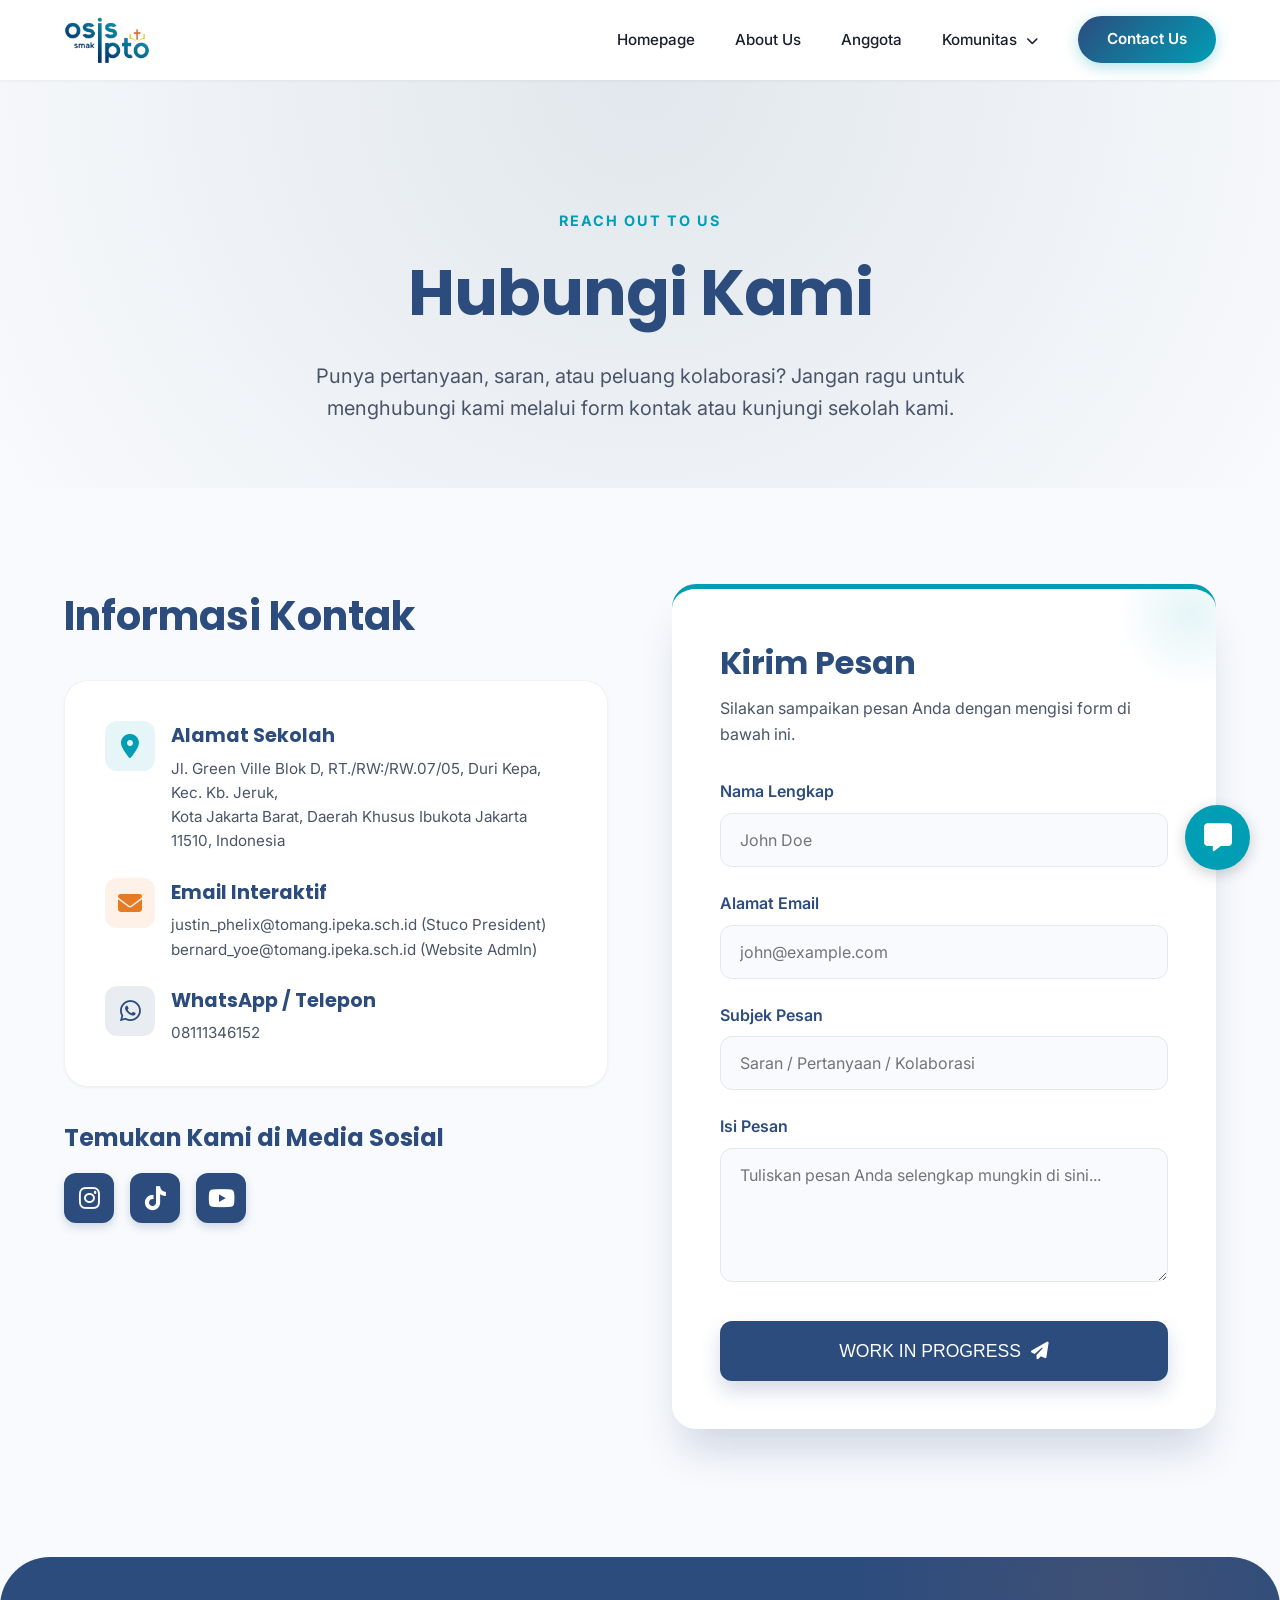
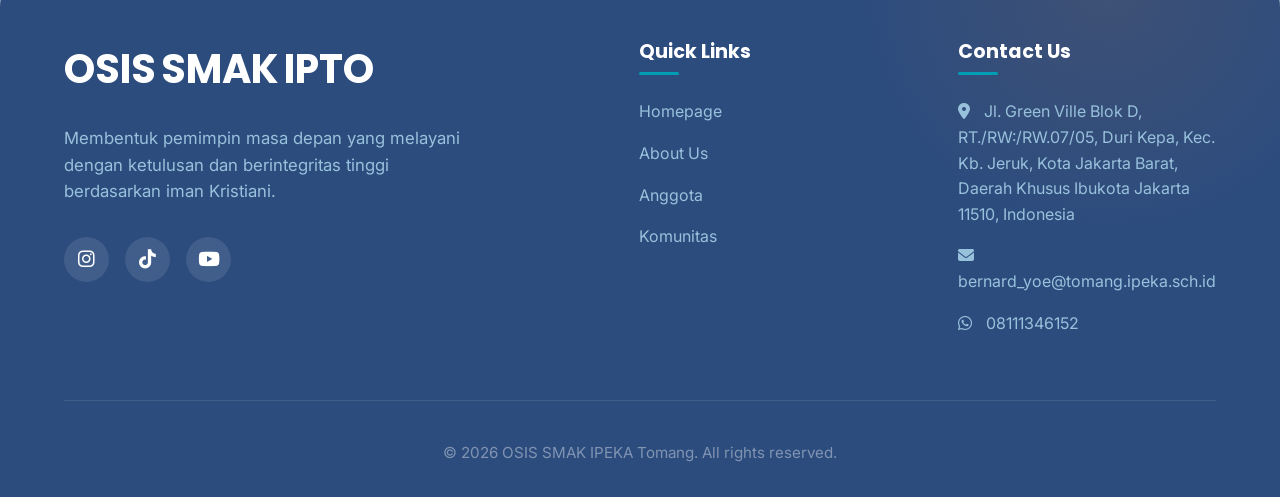
<file: contactus.html>
<!DOCTYPE html>
<html lang="id">

<head>
    <meta charset="UTF-8">
    <meta name="viewport" content="width=device-width, initial-scale=1.0">
    <title>OSIS SMAK IPTO | Contact Us</title>
    <link rel="stylesheet" href="style.css">
    <!-- FontAwesome for Icons -->
    <link rel="stylesheet" href="https://cdnjs.cloudflare.com/ajax/libs/font-awesome/6.4.0/css/all.min.css">
</head>

<body>
    <!-- Navbar -->
    <div id="global-nav"></div>

    <!-- Main Content -->

    <main style="padding-top: var(--nav-height);">
        <section class="section"
            style="background: radial-gradient(circle at top center, var(--white-blue) 0%, var(--bg-color) 100%); text-align:center; padding: 8rem 5% 4rem;">
            <div class="container animate-fade-up">
                <span
                    style="color: var(--accent-cyan); font-weight: 700; text-transform: uppercase; letter-spacing: 2px; font-size: 0.9rem;">Reach
                    Out To Us</span>
                <h1 class="font-heading"
                    style="font-size: 4rem; margin-top:0.5rem; margin-bottom:1rem; color:var(--primary); letter-spacing: -1px;">
                    Hubungi Kami</h1>
                <p style="font-size: 1.25rem; color: var(--text-muted); max-width:700px; margin: 0 auto;">Punya
                    pertanyaan, saran, atau peluang kolaborasi? Jangan ragu untuk menghubungi kami melalui form kontak
                    atau kunjungi sekolah kami.</p>
            </div>
        </section>

        <section class="section container" style="padding-bottom: 8rem;">
            <div style="display: grid; grid-template-columns: 1fr 1fr; gap: 4rem; align-items: start;">

                <!-- Contact Info -->
                <div class="animate-fade-up delay-1">
                    <h2 class="font-heading" style="font-size: 2.5rem; margin-bottom: 2rem;">Informasi Kontak</h2>

                    <div
                        style="background: white; border-radius: 24px; padding: 2.5rem; box-shadow: var(--shadow-sm); border: 1px solid rgba(0,0,0,0.05); margin-bottom: 2rem;">
                        <ul style="list-style: none; display: flex; flex-direction: column; gap: 1.5rem; padding: 0;">
                            <li style="display: flex; gap: 1rem; align-items: flex-start;">
                                <div
                                    style="width: 50px; height: 50px; background: rgba(0, 158, 181, 0.1); border-radius: 12px; display: flex; align-items: center; justify-content: center; flex-shrink: 0; font-size: 1.5rem; color: var(--accent-cyan);">
                                    <i class="fa-solid fa-location-dot"></i>
                                </div>
                                <div>
                                    <h4 style="font-size: 1.2rem; color: var(--primary); margin-bottom: 0.3rem;">Alamat
                                        Sekolah</h4>
                                    <p style="color: var(--text-muted); font-size: 0.95rem;">Jl. Green Ville Blok D,
                                        RT./RW:/RW.07/05, Duri Kepa, Kec. Kb. Jeruk,<br>Kota Jakarta Barat, Daerah
                                        Khusus Ibukota Jakarta 11510, Indonesia</p>
                                </div>
                            </li>

                            <li style="display: flex; gap: 1rem; align-items: flex-start;">
                                <div
                                    style="width: 50px; height: 50px; background: rgba(229, 123, 37, 0.1); border-radius: 12px; display: flex; align-items: center; justify-content: center; flex-shrink: 0; font-size: 1.5rem; color: var(--accent-orange);">
                                    <i class="fa-solid fa-envelope"></i>
                                </div>
                                <div>
                                    <h4 style="font-size: 1.2rem; color: var(--primary); margin-bottom: 0.3rem;">Email
                                        Interaktif</h4>
                                    <p style="color: var(--text-muted); font-size: 0.95rem;">
                                        justin_phelix@tomang.ipeka.sch.id (Stuco
                                        President)<br>bernard_yoe@tomang.ipeka.sch.id (Website AdmIn)</p>
                                </div>
                            </li>

                            <li style="display: flex; gap: 1rem; align-items: flex-start;">
                                <div
                                    style="width: 50px; height: 50px; background: rgba(44, 76, 126, 0.1); border-radius: 12px; display: flex; align-items: center; justify-content: center; flex-shrink: 0; font-size: 1.5rem; color: var(--primary);">
                                    <i class="fa-brands fa-whatsapp"></i>
                                </div>
                                <div>
                                    <h4 style="font-size: 1.2rem; color: var(--primary); margin-bottom: 0.3rem;">
                                        WhatsApp / Telepon</h4>
                                    <p style="color: var(--text-muted); font-size: 0.95rem;">08111346152</p>
                                </div>
                            </li>
                        </ul>
                    </div>

                    <h3 class="font-heading" style="font-size: 1.5rem; margin-bottom: 1rem;">Temukan Kami di Media
                        Sosial</h3>
                    <div style="display: flex; gap: 1rem;">
                        <a href="https://instagram.com/osissmakipto" target="_blank"
                            style="width: 50px; height: 50px; border-radius: 12px; background: var(--primary); color: white; display: flex; justify-content: center; align-items: center; font-size: 1.5rem; transition: all 0.3s ease; box-shadow: 0 4px 10px rgba(44,76,126,0.2);"><i
                                class="fa-brands fa-instagram"></i></a>
                        <a href="#"
                            style="width: 50px; height: 50px; border-radius: 12px; background: var(--primary); color: white; display: flex; justify-content: center; align-items: center; font-size: 1.5rem; transition: all 0.3s ease; box-shadow: 0 4px 10px rgba(44,76,126,0.2);"><i
                                class="fa-brands fa-tiktok"></i></a>
                        <a href="#"
                            style="width: 50px; height: 50px; border-radius: 12px; background: var(--primary); color: white; display: flex; justify-content: center; align-items: center; font-size: 1.5rem; transition: all 0.3s ease; box-shadow: 0 4px 10px rgba(44,76,126,0.2);"><i
                                class="fa-brands fa-youtube"></i></a>
                    </div>
                </div>

                <!-- Contact Form -->
                <div class="animate-fade-up delay-2"
                    style="background: white; border-radius: 24px; padding: 3rem; box-shadow: var(--shadow-xl); position: relative; overflow: hidden; border-top: 5px solid var(--accent-cyan);">
                    <div
                        style="position: absolute; top: -50px; right: -50px; width: 150px; height: 150px; background: radial-gradient(circle, rgba(0, 158, 181, 0.1) 0%, transparent 70%); border-radius: 50%; pointer-events: none;">
                    </div>

                    <h2 class="font-heading"
                        style="font-size: 2rem; margin-bottom: 0.5rem; color: var(--primary); position: relative; z-index: 2;">
                        Kirim Pesan</h2>
                    <p style="color: var(--text-muted); margin-bottom: 2rem; position: relative; z-index: 2;">Silakan
                        sampaikan pesan Anda dengan mengisi form di bawah ini.</p>

                    <form action="#" method="POST"
                        style="display: flex; flex-direction: column; gap: 1.5rem; position: relative; z-index: 2;">
                        <div>
                            <label for="name"
                                style="display: block; font-weight: 600; color: var(--primary); margin-bottom: 0.5rem;">Nama
                                Lengkap</label>
                            <input type="text" id="name" name="name" placeholder="John Doe"
                                style="width: 100%; padding: 1rem 1.2rem; border-radius: 12px; border: 1px solid var(--border-color); font-family: 'Inter', sans-serif; font-size: 1rem; transition: all 0.3s ease; outline: none; background: var(--bg-color); box-sizing: border-box;"
                                required>
                        </div>
                        <div>
                            <label for="email"
                                style="display: block; font-weight: 600; color: var(--primary); margin-bottom: 0.5rem;">Alamat
                                Email</label>
                            <input type="email" id="email" name="email" placeholder="john@example.com"
                                style="width: 100%; padding: 1rem 1.2rem; border-radius: 12px; border: 1px solid var(--border-color); font-family: 'Inter', sans-serif; font-size: 1rem; transition: all 0.3s ease; outline: none; background: var(--bg-color); box-sizing: border-box;"
                                required>
                        </div>
                        <div>
                            <label for="subject"
                                style="display: block; font-weight: 600; color: var(--primary); margin-bottom: 0.5rem;">Subjek
                                Pesan</label>
                            <input type="text" id="subject" name="subject" placeholder="Saran / Pertanyaan / Kolaborasi"
                                style="width: 100%; padding: 1rem 1.2rem; border-radius: 12px; border: 1px solid var(--border-color); font-family: 'Inter', sans-serif; font-size: 1rem; transition: all 0.3s ease; outline: none; background: var(--bg-color); box-sizing: border-box;"
                                required>
                        </div>
                        <div>
                            <label for="message"
                                style="display: block; font-weight: 600; color: var(--primary); margin-bottom: 0.5rem;">Isi
                                Pesan</label>
                            <textarea id="message" name="message" rows="5"
                                placeholder="Tuliskan pesan Anda selengkap mungkin di sini..."
                                style="width: 100%; padding: 1rem 1.2rem; border-radius: 12px; border: 1px solid var(--border-color); font-family: 'Inter', sans-serif; font-size: 1rem; transition: all 0.3s ease; outline: none; background: var(--bg-color); resize: vertical; box-sizing: border-box;"
                                required></textarea>
                        </div>

                        <button type="submit" class="btn-primary"
                            style="padding: 1.2rem; border-radius: 12px; border: none; font-size: 1.1rem; cursor: pointer; justify-content: center; margin-top: 0.5rem; width: 100%;">WORK
                            IN PROGRESS <i class="fa-solid fa-paper-plane" style="margin-left: 5px;"></i></button>
                    </form>
                </div>

            </div>
        </section>

        <style>
            input:focus,
            textarea:focus {
                border-color: var(--accent-cyan) !important;
                box-shadow: 0 0 0 4px rgba(0, 158, 181, 0.1) !important;
                background: white !important;
            }

            .fa-brands:hover {
                transform: scale(1.1);
            }

            @media (max-width: 991px) {
                div[style*="grid-template-columns: 1fr 1fr"] {
                    grid-template-columns: 1fr !important;
                }
            }
        </style>
    </main>


    <!-- Footer -->
    <footer>
        <div id="global-footer"></div>
    </footer>


    <script>
    // 1. Fetch the unified nav template
    fetch('components/navbar.html')
        .then(response => response.text())
        .then(htmlContent => {
            // 2. Inject the code layout into the placeholder target
            document.getElementById('global-nav').innerHTML = htmlContent;
            const currentPath = window.location.pathname.split('/').pop() || 'index';
            document.querySelectorAll('.nav-link, .mobile-nav-link').forEach(link => {
                if (link.getAttribute('href') === currentPath) {
                    link.classList.add('active');
                }
            });
            const mobileNavScript = document.createElement('script');
            mobileNavScript.src = 'mobile-nav.js';
            document.body.appendChild(mobileNavScript);
        })
        .catch(error => console.error('Error constructing modular navbar wrapper:', error));

    // 2. Fetch the unified footer template
    fetch('components/footer.html')
        .then(response => response.text())
        .then(htmlContent => {
            // Inject the footer code into the placeholder target
            document.getElementById('global-footer').innerHTML = htmlContent;
        })
        .catch(error => console.error('Error constructing modular footer wrapper:', error));
</script>
<script src="mobile-nav.js"></script>
    <script src="scroll-reveal.js"></script>
<script src="chatbot.js"></script>
</body>

</html>
</file>
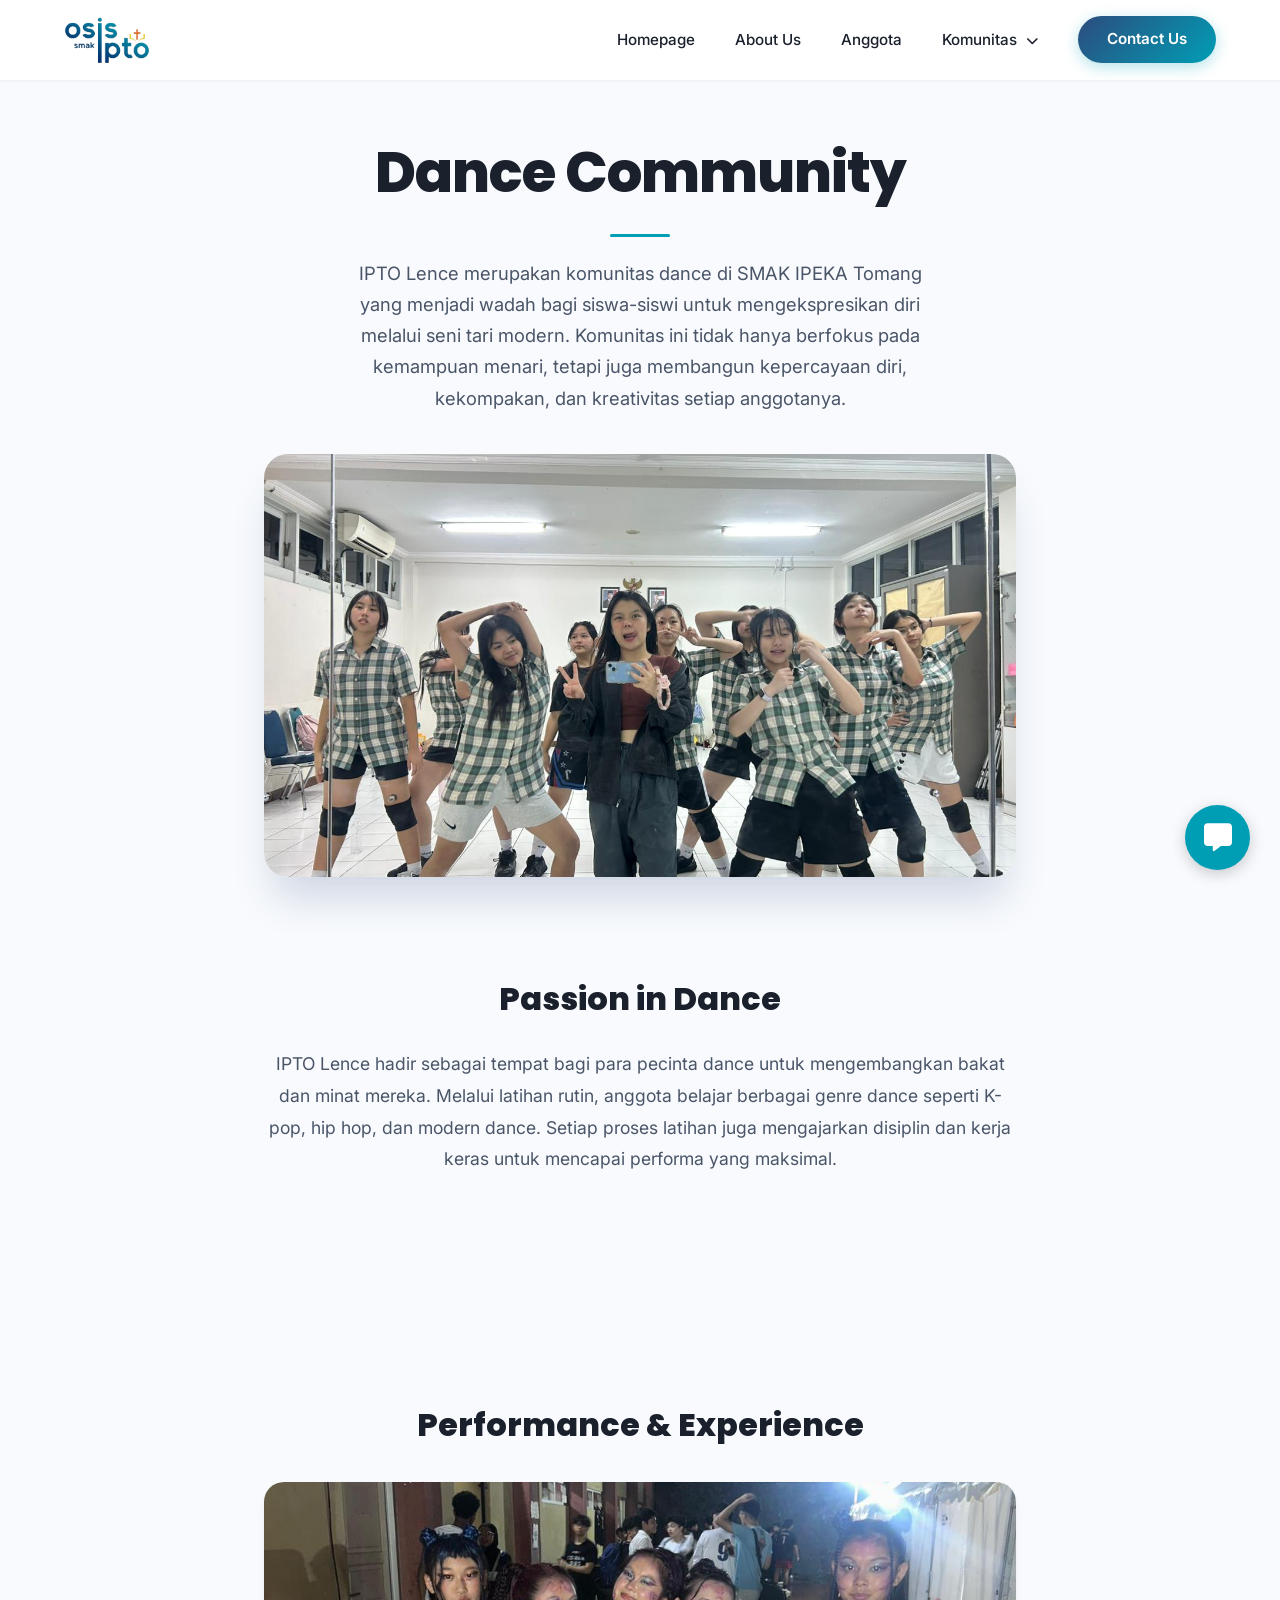
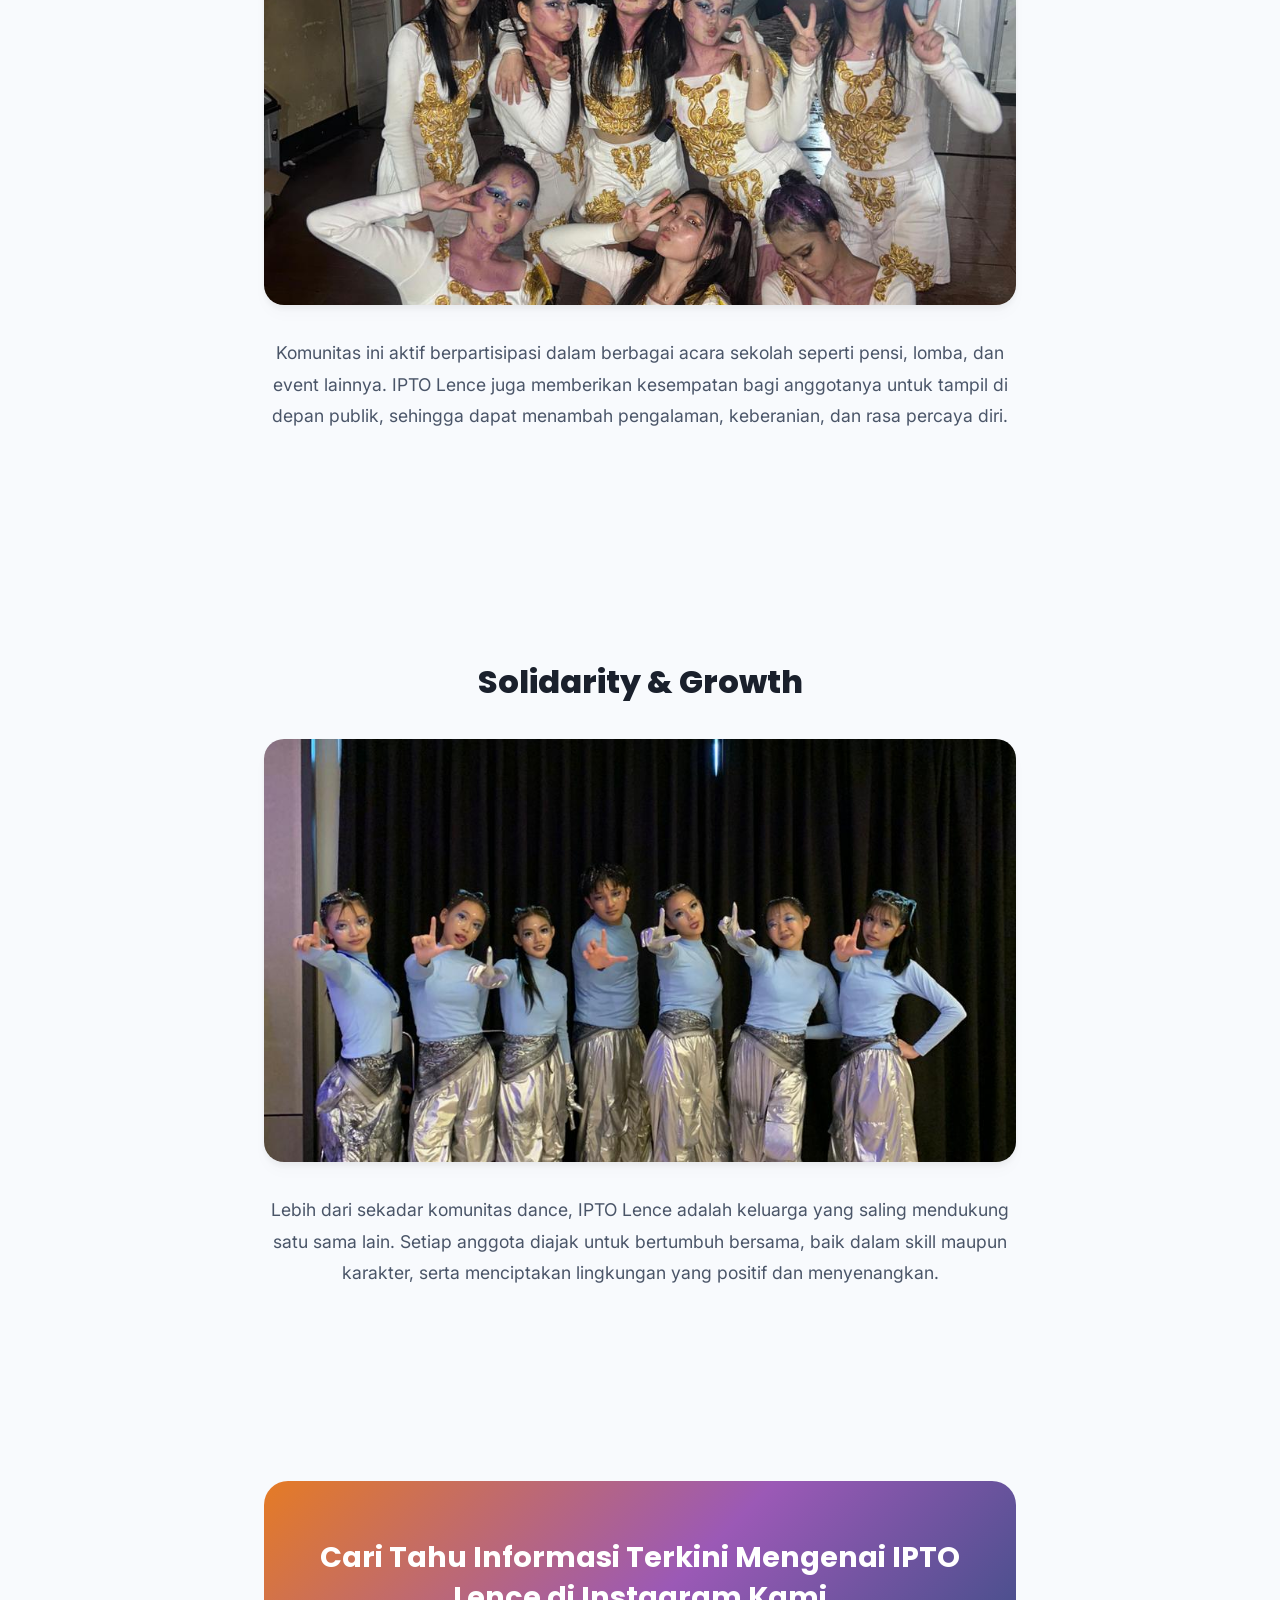
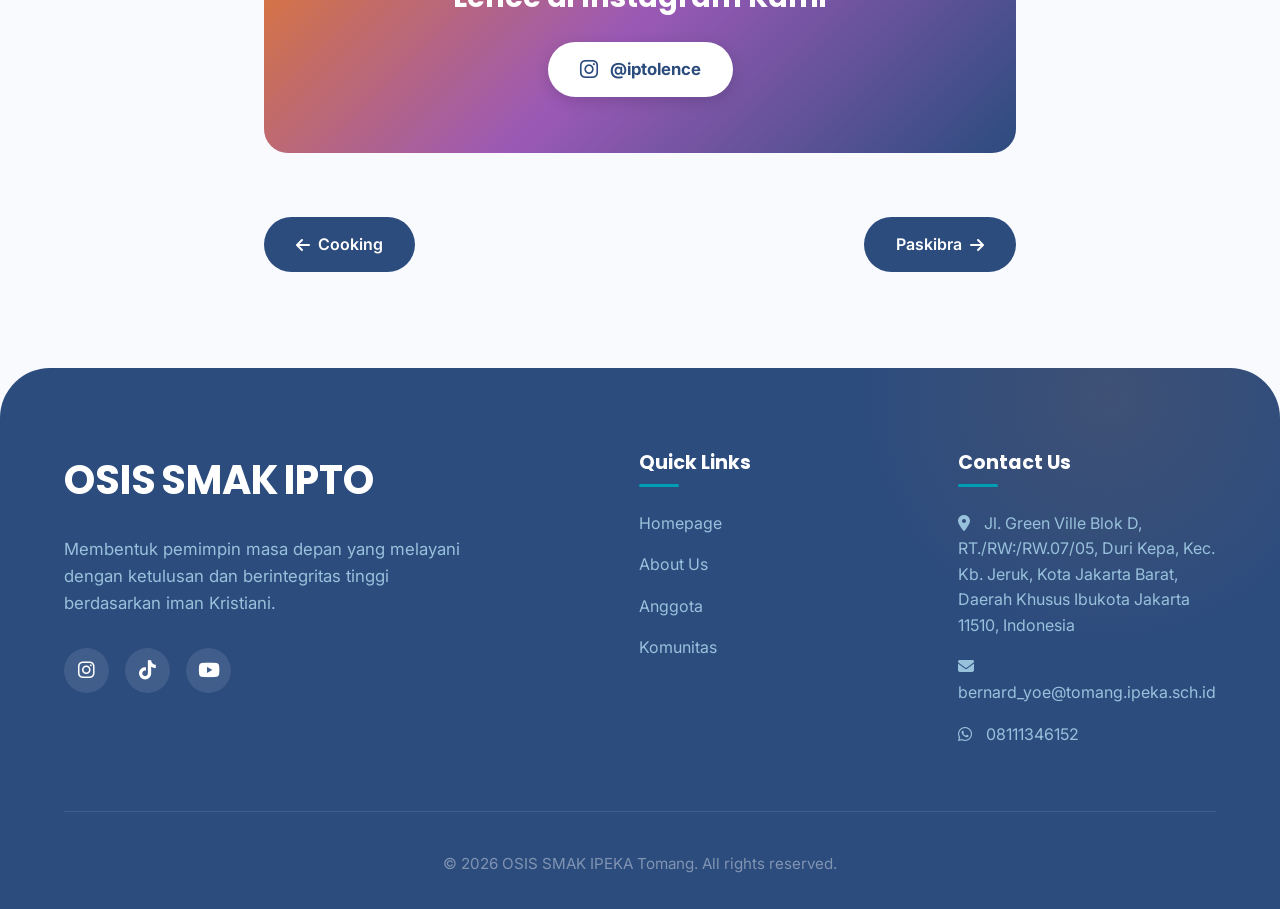
<file: komunitas-dance.html>
<!DOCTYPE html>
<html lang="id">

<head>
    <meta charset="UTF-8">
    <meta name="viewport" content="width=device-width, initial-scale=1.0">
    <title>OSIS SMAK IPTO | Dance Community</title>
    <link rel="stylesheet" href="style.css">
    <link rel="stylesheet" href="https://cdnjs.cloudflare.com/ajax/libs/font-awesome/6.4.0/css/all.min.css">
    <style>
        .club-page {
            max-width: 800px;
            margin: 0 auto;
            padding: 3rem 1.5rem 6rem
        }

        .club-page .club-title {
            text-align: center;
            font-size: 3.5rem;
            font-weight: 800;
            color: var(--text-main);
            margin-bottom: 1rem;
            letter-spacing: -1px
        }

        .club-page .club-subtitle {
            text-align: center;
            font-size: 1.15rem;
            color: var(--text-muted);
            max-width: 600px;
            margin: 0 auto 2.5rem;
            line-height: 1.7;
            position: relative;
            padding-top: 1.5rem
        }

        .club-page .club-subtitle::before {
            content: '';
            position: absolute;
            top: 0;
            left: 50%;
            transform: translateX(-50%);
            width: 60px;
            height: 3px;
            background: var(--accent-cyan);
            border-radius: 3px
        }

        .club-hero-image {
            width: 100%;
            border-radius: 24px;
            overflow: hidden;
            margin-bottom: 4rem;
            box-shadow: var(--shadow-xl)
        }

        .club-hero-image img {
            width: 100%;
            height: auto;
            display: block;
            aspect-ratio: 16/9;
            object-fit: cover
        }

        .club-section {
            margin-bottom: 4rem
        }

        .club-section h2 {
            font-size: 2rem;
            font-weight: 800;
            color: var(--text-main);
            margin-bottom: 1.5rem;
            text-align: center
        }

        .club-section p {
            font-size: 1.1rem;
            color: var(--text-muted);
            line-height: 1.8;
            text-align: center
        }

        .club-section .club-image {
            width: 100%;
            border-radius: 20px;
            overflow: hidden;
            margin: 2rem 0;
            box-shadow: var(--shadow-md)
        }

        .club-section .club-image img {
            width: 100%;
            height: auto;
            display: block;
            aspect-ratio: 16/9;
            object-fit: cover
        }

        .club-cta {
            background: linear-gradient(135deg, #e57b25 0%, #9b59b6 50%, var(--primary) 100%);
            border-radius: 24px;
            padding: 3.5rem 2.5rem;
            text-align: center;
            color: white;
            margin-top: 4rem
        }

        .club-cta h3 {
            font-size: 1.8rem;
            font-weight: 700;
            color: white;
            margin-bottom: 1.5rem;
            line-height: 1.4
        }

        .club-cta .cta-btn {
            display: inline-flex;
            align-items: center;
            gap: .75rem;
            background: white;
            color: var(--primary);
            padding: .9rem 2rem;
            border-radius: 50px;
            font-weight: 700;
            font-size: 1.05rem;
            transition: all .3s ease;
            box-shadow: 0 4px 15px rgba(0, 0, 0, .15)
        }

        .club-cta .cta-btn:hover {
            transform: translateY(-3px);
            box-shadow: 0 8px 25px rgba(0, 0, 0, .25)
        }

        .club-nav {
            display: flex;
            justify-content: space-between;
            gap: 1rem;
            margin-top: 4rem
        }

        .club-nav a {
            display: inline-flex;
            align-items: center;
            gap: .5rem;
            background: var(--primary);
            color: white;
            padding: .9rem 2rem;
            border-radius: 50px;
            font-weight: 600;
            transition: all .3s ease
        }

        .club-nav a:hover {
            transform: translateY(-3px);
            box-shadow: 0 8px 20px rgba(44, 76, 126, .3)
        }

        @media(max-width:768px) {
            .club-page .club-title {
                font-size: 2.5rem
            }

            .club-page {
                padding: 2rem 1rem 4rem
            }

            .club-nav {
                flex-direction: column
            }

            .club-nav a {
                justify-content: center
            }
        }
    </style>
</head>

<body>
    <div id="global-nav"></div>

    <main style="padding-top: var(--nav-height);">
        <div class="club-page">
            <h1 class="club-title animate-fade-up">Dance Community</h1>
            <p class="club-subtitle animate-fade-up delay-1">IPTO Lence merupakan komunitas dance di SMAK IPEKA Tomang
                yang menjadi wadah bagi siswa-siswi untuk mengekspresikan diri melalui seni tari modern. Komunitas ini
                tidak hanya berfokus pada kemampuan menari, tetapi juga membangun kepercayaan diri, kekompakan, dan
                kreativitas setiap anggotanya.</p>

            <div class="club-hero-image animate-fade-up delay-2">
                <img src="assets/Dance/4.jpg" alt="Dance Community SMAK IPTO">
            </div>

            <div class="club-section animate-fade-up">
                <h2>Passion in Dance</h2>
                <p>IPTO Lence hadir sebagai tempat bagi para pecinta dance untuk mengembangkan bakat dan minat mereka.
                    Melalui latihan rutin, anggota belajar berbagai genre dance seperti K-pop, hip hop, dan modern
                    dance. Setiap proses latihan juga mengajarkan disiplin dan kerja keras untuk mencapai performa yang
                    maksimal.</p>
            </div>

            <div class="club-section animate-fade-up">
                <h2>Performance & Experience</h2>
                <div class="club-image"><img src="assets/Dance/1.jpg" alt="Dance Community Practice"></div>
                <p>Komunitas ini aktif berpartisipasi dalam berbagai acara sekolah seperti pensi, lomba, dan event
                    lainnya. IPTO Lence juga memberikan kesempatan bagi anggotanya untuk tampil di depan publik,
                    sehingga dapat menambah pengalaman, keberanian, dan rasa percaya diri.
                </p>
            </div>

            <div class="club-section animate-fade-up">
                <h2>Solidarity & Growth</h2>
                <div class="club-image"><img src="assets/Dance/2.jpg" alt="Dance Community Achievement"></div>
                <p>Lebih dari sekadar komunitas dance, IPTO Lence adalah keluarga yang saling mendukung satu sama lain.
                    Setiap anggota diajak untuk bertumbuh bersama, baik dalam skill maupun karakter, serta menciptakan
                    lingkungan yang positif dan menyenangkan.</p>
            </div>

            <div class="club-cta animate-fade-up">
                <h3>Cari Tahu Informasi Terkini Mengenai IPTO Lence di Instagram Kami</h3>
                <a href="#" class="cta-btn"><i class="fa-brands fa-instagram" style="font-size: 1.3rem;"></i>
                    @iptolence</a>
            </div>

            <div class="club-nav animate-fade-up">
                <a href="komunitas-cooking"><i class="fa-solid fa-arrow-left"></i> Cooking</a>
                <a href="komunitas-paskibra">Paskibra <i class="fa-solid fa-arrow-right"></i></a>
            </div>
        </div>
    </main>

    <footer>
        <div id="global-footer"></div>
    </footer>


    <script>
    // 1. Fetch the unified nav template
    fetch('components/navbar.html')
        .then(response => response.text())
        .then(htmlContent => {
            // 2. Inject the code layout into the placeholder target
            document.getElementById('global-nav').innerHTML = htmlContent;
            const currentPath = window.location.pathname.split('/').pop() || 'index';
            document.querySelectorAll('.nav-link, .mobile-nav-link').forEach(link => {
                if (link.getAttribute('href') === currentPath) {
                    link.classList.add('active');
                }
            });
            const mobileNavScript = document.createElement('script');
            mobileNavScript.src = 'mobile-nav.js';
            document.body.appendChild(mobileNavScript);
        })
        .catch(error => console.error('Error constructing modular navbar wrapper:', error));

    // 2. Fetch the unified footer template
    fetch('components/footer.html')
        .then(response => response.text())
        .then(htmlContent => {
            // Inject the footer code into the placeholder target
            document.getElementById('global-footer').innerHTML = htmlContent;
        })
        .catch(error => console.error('Error constructing modular footer wrapper:', error));
</script>
<script src="mobile-nav.js"></script>
    <script src="scroll-reveal.js"></script>
    <script src="chatbot.js"></script>
</body>

</html>
</file>
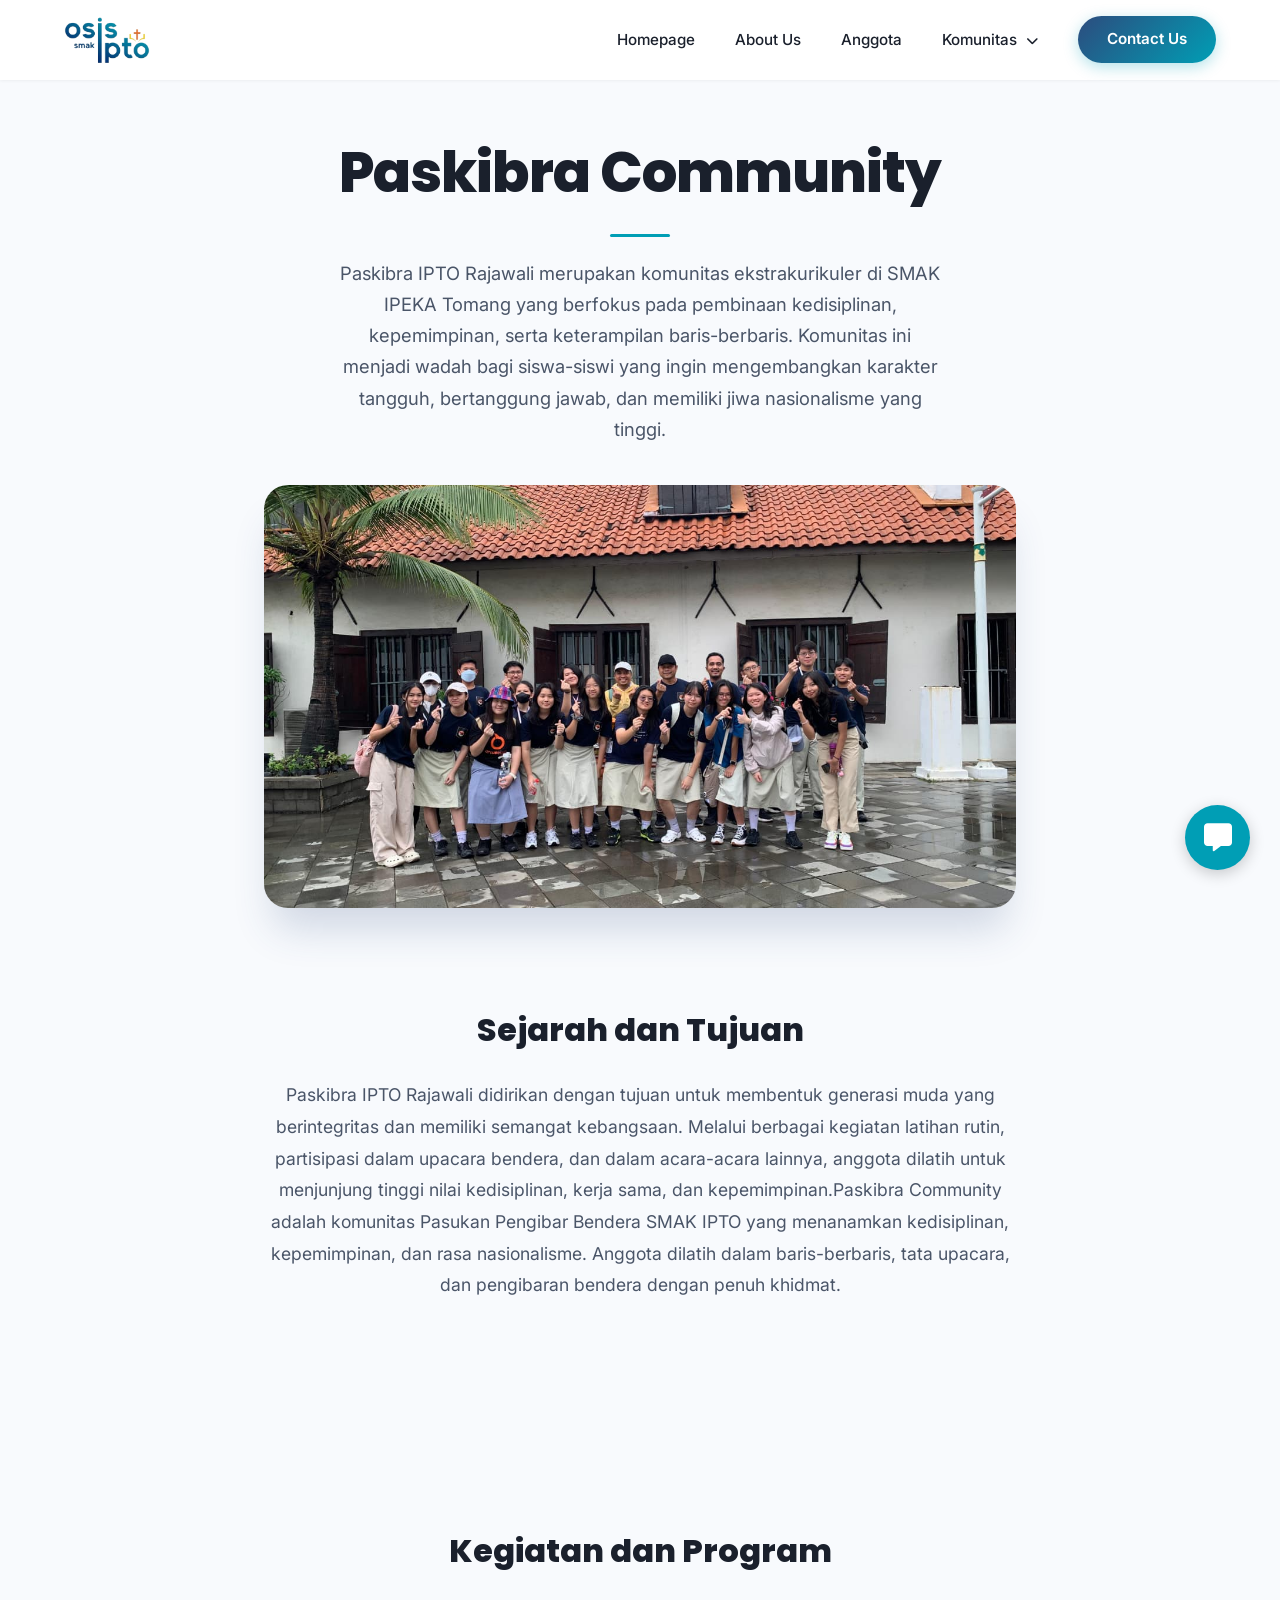
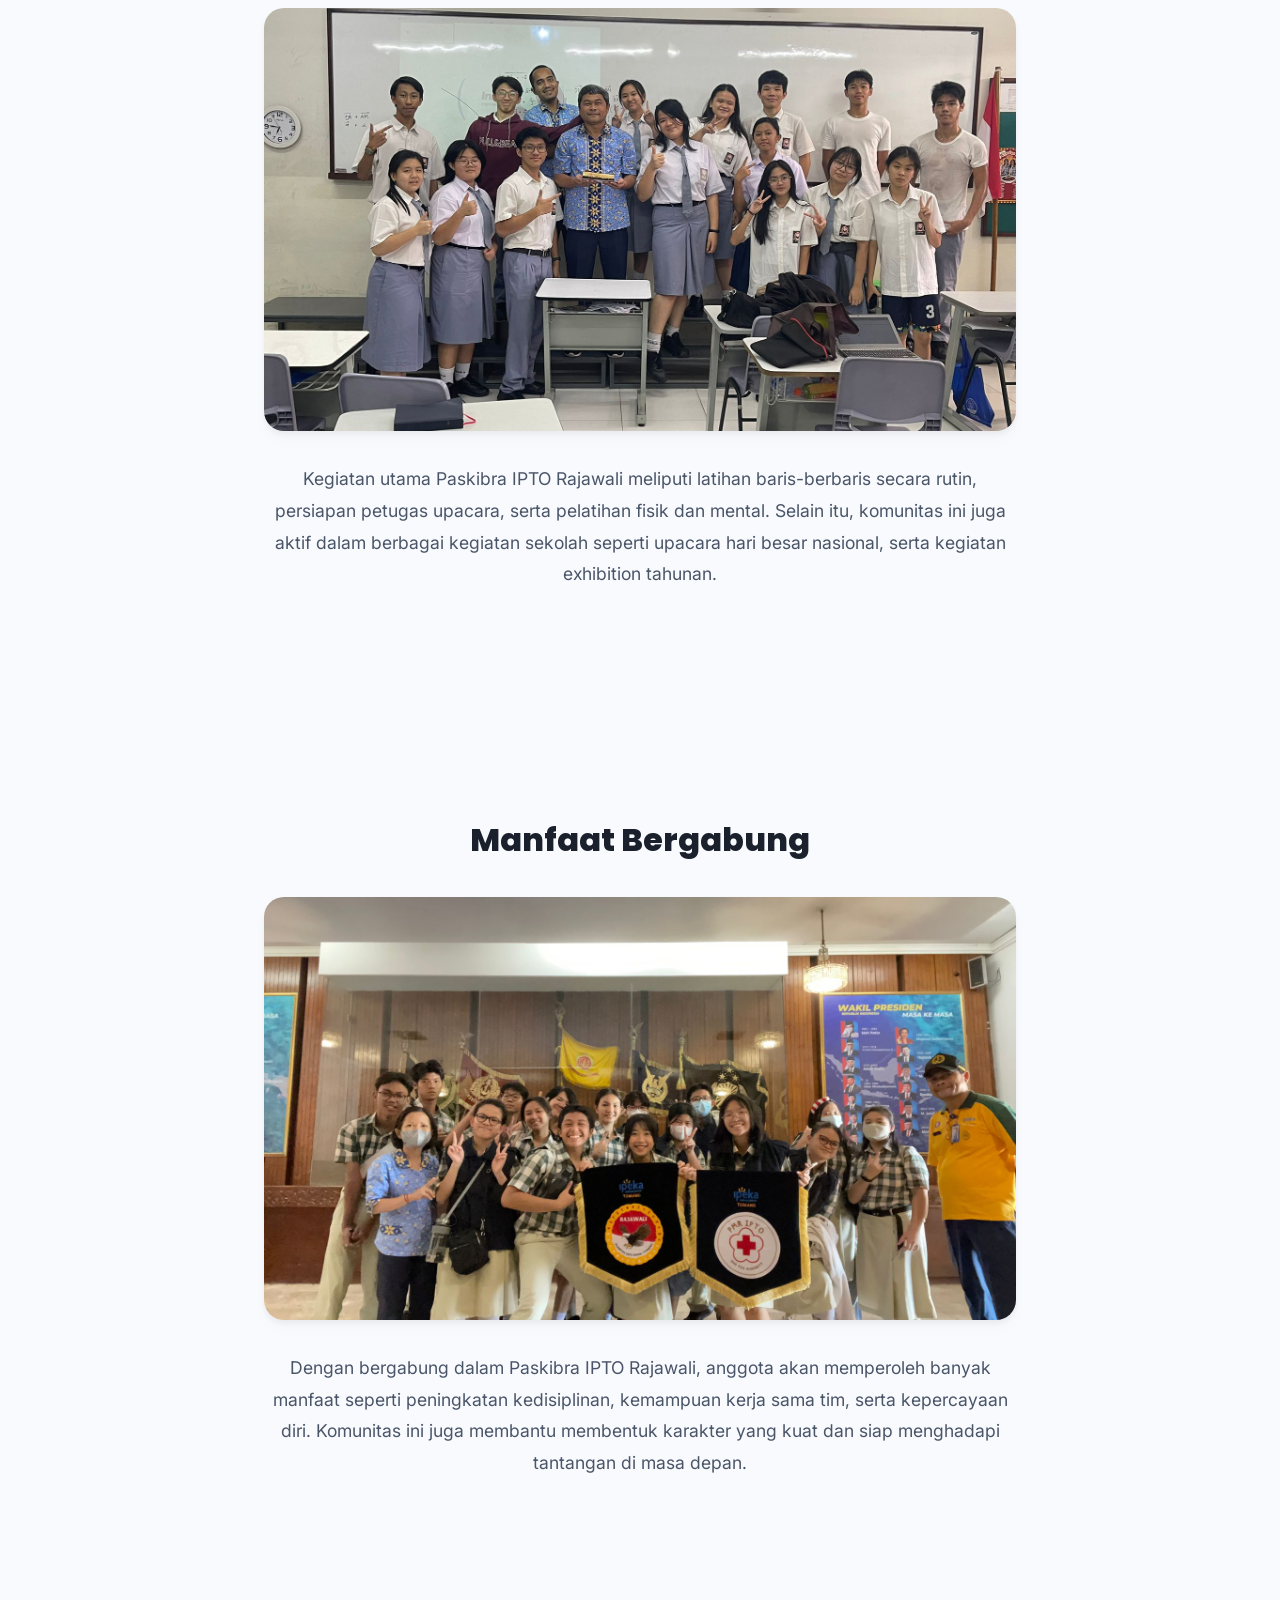
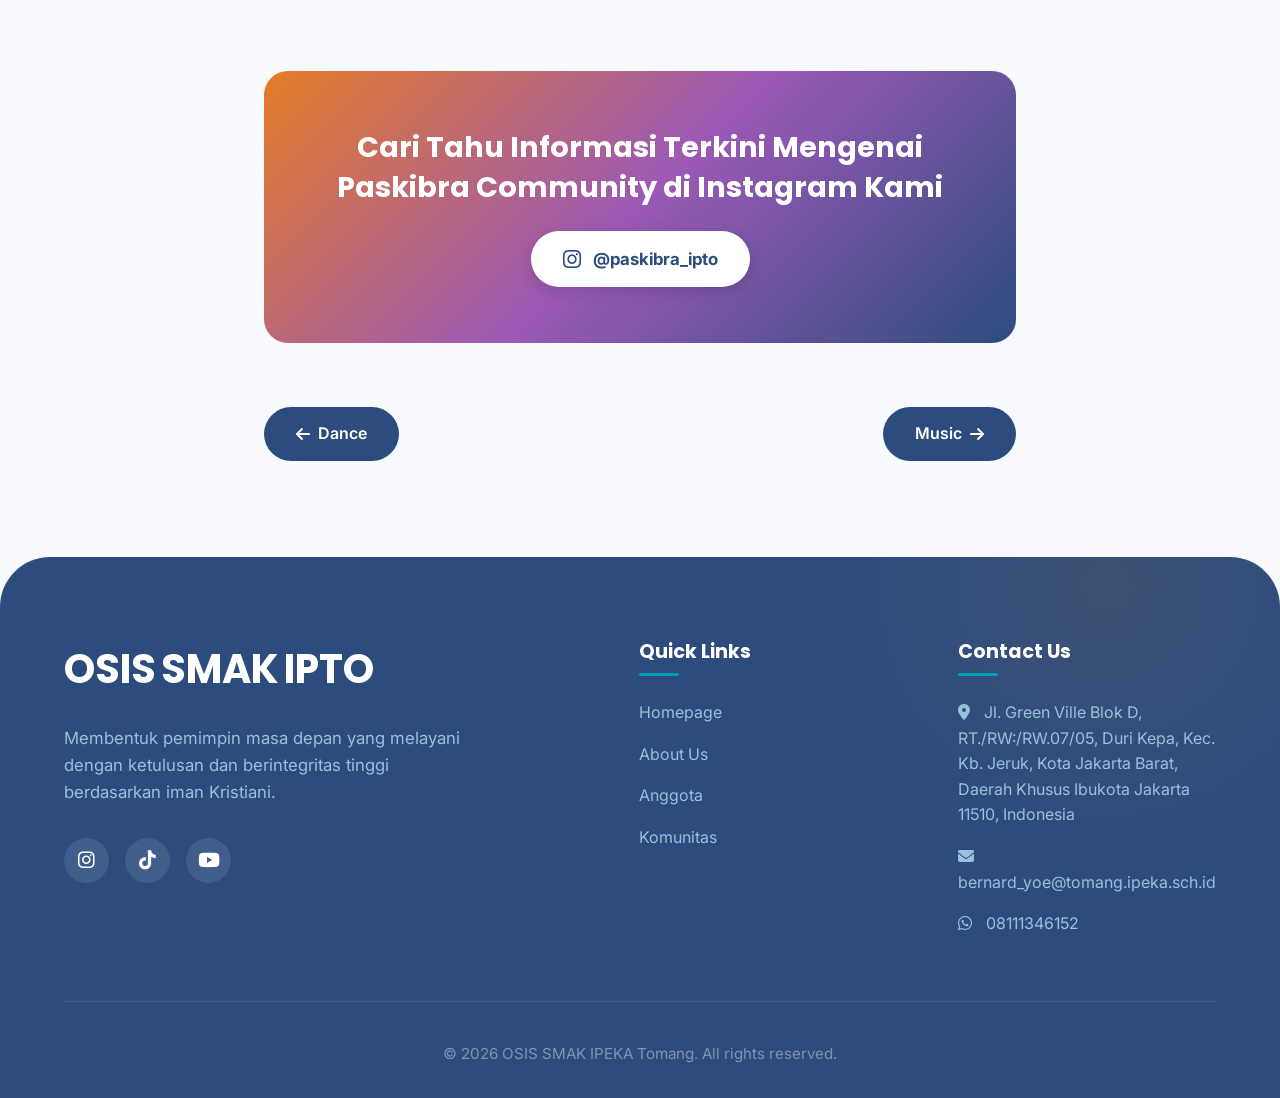
<file: komunitas-paskibra.html>
<!DOCTYPE html>
<html lang="id">

<head>
    <meta charset="UTF-8">
    <meta name="viewport" content="width=device-width, initial-scale=1.0">
    <title>OSIS SMAK IPTO | Paskibra Community</title>
    <link rel="stylesheet" href="style.css">
    <link rel="stylesheet" href="https://cdnjs.cloudflare.com/ajax/libs/font-awesome/6.4.0/css/all.min.css">
    <style>
        .club-page {
            max-width: 800px;
            margin: 0 auto;
            padding: 3rem 1.5rem 6rem
        }

        .club-page .club-title {
            text-align: center;
            font-size: 3.5rem;
            font-weight: 800;
            color: var(--text-main);
            margin-bottom: 1rem;
            letter-spacing: -1px
        }

        .club-page .club-subtitle {
            text-align: center;
            font-size: 1.15rem;
            color: var(--text-muted);
            max-width: 600px;
            margin: 0 auto 2.5rem;
            line-height: 1.7;
            position: relative;
            padding-top: 1.5rem
        }

        .club-page .club-subtitle::before {
            content: '';
            position: absolute;
            top: 0;
            left: 50%;
            transform: translateX(-50%);
            width: 60px;
            height: 3px;
            background: var(--accent-cyan);
            border-radius: 3px
        }

        .club-hero-image {
            width: 100%;
            border-radius: 24px;
            overflow: hidden;
            margin-bottom: 4rem;
            box-shadow: var(--shadow-xl)
        }

        .club-hero-image img {
            width: 100%;
            height: auto;
            display: block;
            aspect-ratio: 16/9;
            object-fit: cover
        }

        .club-section {
            margin-bottom: 4rem
        }

        .club-section h2 {
            font-size: 2rem;
            font-weight: 800;
            color: var(--text-main);
            margin-bottom: 1.5rem;
            text-align: center
        }

        .club-section p {
            font-size: 1.1rem;
            color: var(--text-muted);
            line-height: 1.8;
            text-align: center
        }

        .club-section .club-image {
            width: 100%;
            border-radius: 20px;
            overflow: hidden;
            margin: 2rem 0;
            box-shadow: var(--shadow-md)
        }

        .club-section .club-image img {
            width: 100%;
            height: auto;
            display: block;
            aspect-ratio: 16/9;
            object-fit: cover
        }

        .club-cta {
            background: linear-gradient(135deg, #e57b25 0%, #9b59b6 50%, var(--primary) 100%);
            border-radius: 24px;
            padding: 3.5rem 2.5rem;
            text-align: center;
            color: white;
            margin-top: 4rem
        }

        .club-cta h3 {
            font-size: 1.8rem;
            font-weight: 700;
            color: white;
            margin-bottom: 1.5rem;
            line-height: 1.4
        }

        .club-cta .cta-btn {
            display: inline-flex;
            align-items: center;
            gap: .75rem;
            background: white;
            color: var(--primary);
            padding: .9rem 2rem;
            border-radius: 50px;
            font-weight: 700;
            font-size: 1.05rem;
            transition: all .3s ease;
            box-shadow: 0 4px 15px rgba(0, 0, 0, .15)
        }

        .club-cta .cta-btn:hover {
            transform: translateY(-3px);
            box-shadow: 0 8px 25px rgba(0, 0, 0, .25)
        }

        .club-nav {
            display: flex;
            justify-content: space-between;
            gap: 1rem;
            margin-top: 4rem
        }

        .club-nav a {
            display: inline-flex;
            align-items: center;
            gap: .5rem;
            background: var(--primary);
            color: white;
            padding: .9rem 2rem;
            border-radius: 50px;
            font-weight: 600;
            transition: all .3s ease
        }

        .club-nav a:hover {
            transform: translateY(-3px);
            box-shadow: 0 8px 20px rgba(44, 76, 126, .3)
        }

        @media(max-width:768px) {
            .club-page .club-title {
                font-size: 2.5rem
            }

            .club-page {
                padding: 2rem 1rem 4rem
            }

            .club-nav {
                flex-direction: column
            }

            .club-nav a {
                justify-content: center
            }
        }
    </style>
</head>

<body>
    <div id="global-nav"></div>

    <main style="padding-top: var(--nav-height);">
        <div class="club-page">
            <h1 class="club-title animate-fade-up">Paskibra Community</h1>
            <p class="club-subtitle animate-fade-up delay-1">Paskibra IPTO Rajawali merupakan komunitas ekstrakurikuler
                di SMAK IPEKA Tomang yang berfokus pada pembinaan kedisiplinan, kepemimpinan, serta keterampilan
                baris-berbaris. Komunitas ini menjadi wadah bagi siswa-siswi yang ingin mengembangkan karakter tangguh,
                bertanggung jawab, dan memiliki jiwa nasionalisme yang tinggi.</p>

            <div class="club-hero-image animate-fade-up delay-2">
                <img src="assets/Paskib/1.jpeg" alt="Paskibra Community SMAK IPTO">
            </div>

            <div class="club-section animate-fade-up">
                <h2>Sejarah dan Tujuan</h2>
                <p>Paskibra IPTO Rajawali didirikan dengan tujuan untuk membentuk generasi muda yang berintegritas dan
                    memiliki semangat kebangsaan. Melalui berbagai kegiatan latihan rutin, partisipasi dalam upacara
                    bendera, dan dalam acara-acara lainnya, anggota dilatih untuk menjunjung tinggi nilai kedisiplinan,
                    kerja sama, dan kepemimpinan.Paskibra Community adalah komunitas Pasukan Pengibar Bendera SMAK IPTO
                    yang menanamkan kedisiplinan,
                    kepemimpinan, dan rasa nasionalisme. Anggota dilatih dalam baris-berbaris, tata upacara, dan
                    pengibaran bendera dengan penuh khidmat.</p>
            </div>

            <div class="club-section animate-fade-up">
                <h2>Kegiatan dan Program</h2>
                <div class="club-image"><img src="assets/Paskib/2.jpeg" alt="Paskibra Community Practice"></div>
                <p>Kegiatan utama Paskibra IPTO Rajawali meliputi latihan baris-berbaris secara rutin, persiapan petugas
                    upacara, serta pelatihan fisik dan mental. Selain itu, komunitas ini juga aktif dalam berbagai
                    kegiatan sekolah seperti upacara hari besar nasional, serta kegiatan exhibition tahunan.</p>
            </div>

            <div class="club-section animate-fade-up">
                <h2>Manfaat Bergabung</h2>
                <div class="club-image"><img src="assets/Paskib/3.jpeg" alt="Paskibra Community Achievement"></div>
                <p>Dengan bergabung dalam Paskibra IPTO Rajawali, anggota akan memperoleh banyak manfaat seperti
                    peningkatan kedisiplinan, kemampuan kerja sama tim, serta kepercayaan diri. Komunitas ini juga
                    membantu membentuk karakter yang kuat dan siap menghadapi tantangan di masa depan.</p>
            </div>

            <div class="club-cta animate-fade-up">
                <h3>Cari Tahu Informasi Terkini Mengenai Paskibra Community di Instagram Kami</h3>
                <a href="https://www.instagram.com/paskibra_ipto/" class="cta-btn"><i class="fa-brands fa-instagram"
                        style="font-size: 1.3rem;"></i>
                    @paskibra_ipto</a>
            </div>

            <div class="club-nav animate-fade-up">
                <a href="komunitas-dance"><i class="fa-solid fa-arrow-left"></i> Dance</a>
                <a href="komunitas-music">Music <i class="fa-solid fa-arrow-right"></i></a>
            </div>
        </div>
    </main>

    <footer>
        <div id="global-footer"></div>
    </footer>


    <script>
    // 1. Fetch the unified nav template
    fetch('components/navbar.html')
        .then(response => response.text())
        .then(htmlContent => {
            // 2. Inject the code layout into the placeholder target
            document.getElementById('global-nav').innerHTML = htmlContent;
            const currentPath = window.location.pathname.split('/').pop() || 'index';
            document.querySelectorAll('.nav-link, .mobile-nav-link').forEach(link => {
                if (link.getAttribute('href') === currentPath) {
                    link.classList.add('active');
                }
            });
            const mobileNavScript = document.createElement('script');
            mobileNavScript.src = 'mobile-nav.js';
            document.body.appendChild(mobileNavScript);
        })
        .catch(error => console.error('Error constructing modular navbar wrapper:', error));

    // 2. Fetch the unified footer template
    fetch('components/footer.html')
        .then(response => response.text())
        .then(htmlContent => {
            // Inject the footer code into the placeholder target
            document.getElementById('global-footer').innerHTML = htmlContent;
        })
        .catch(error => console.error('Error constructing modular footer wrapper:', error));
</script>
<script src="mobile-nav.js"></script>
    <script src="scroll-reveal.js"></script>
<script src="chatbot.js"></script>
</body>

</html>
</file>
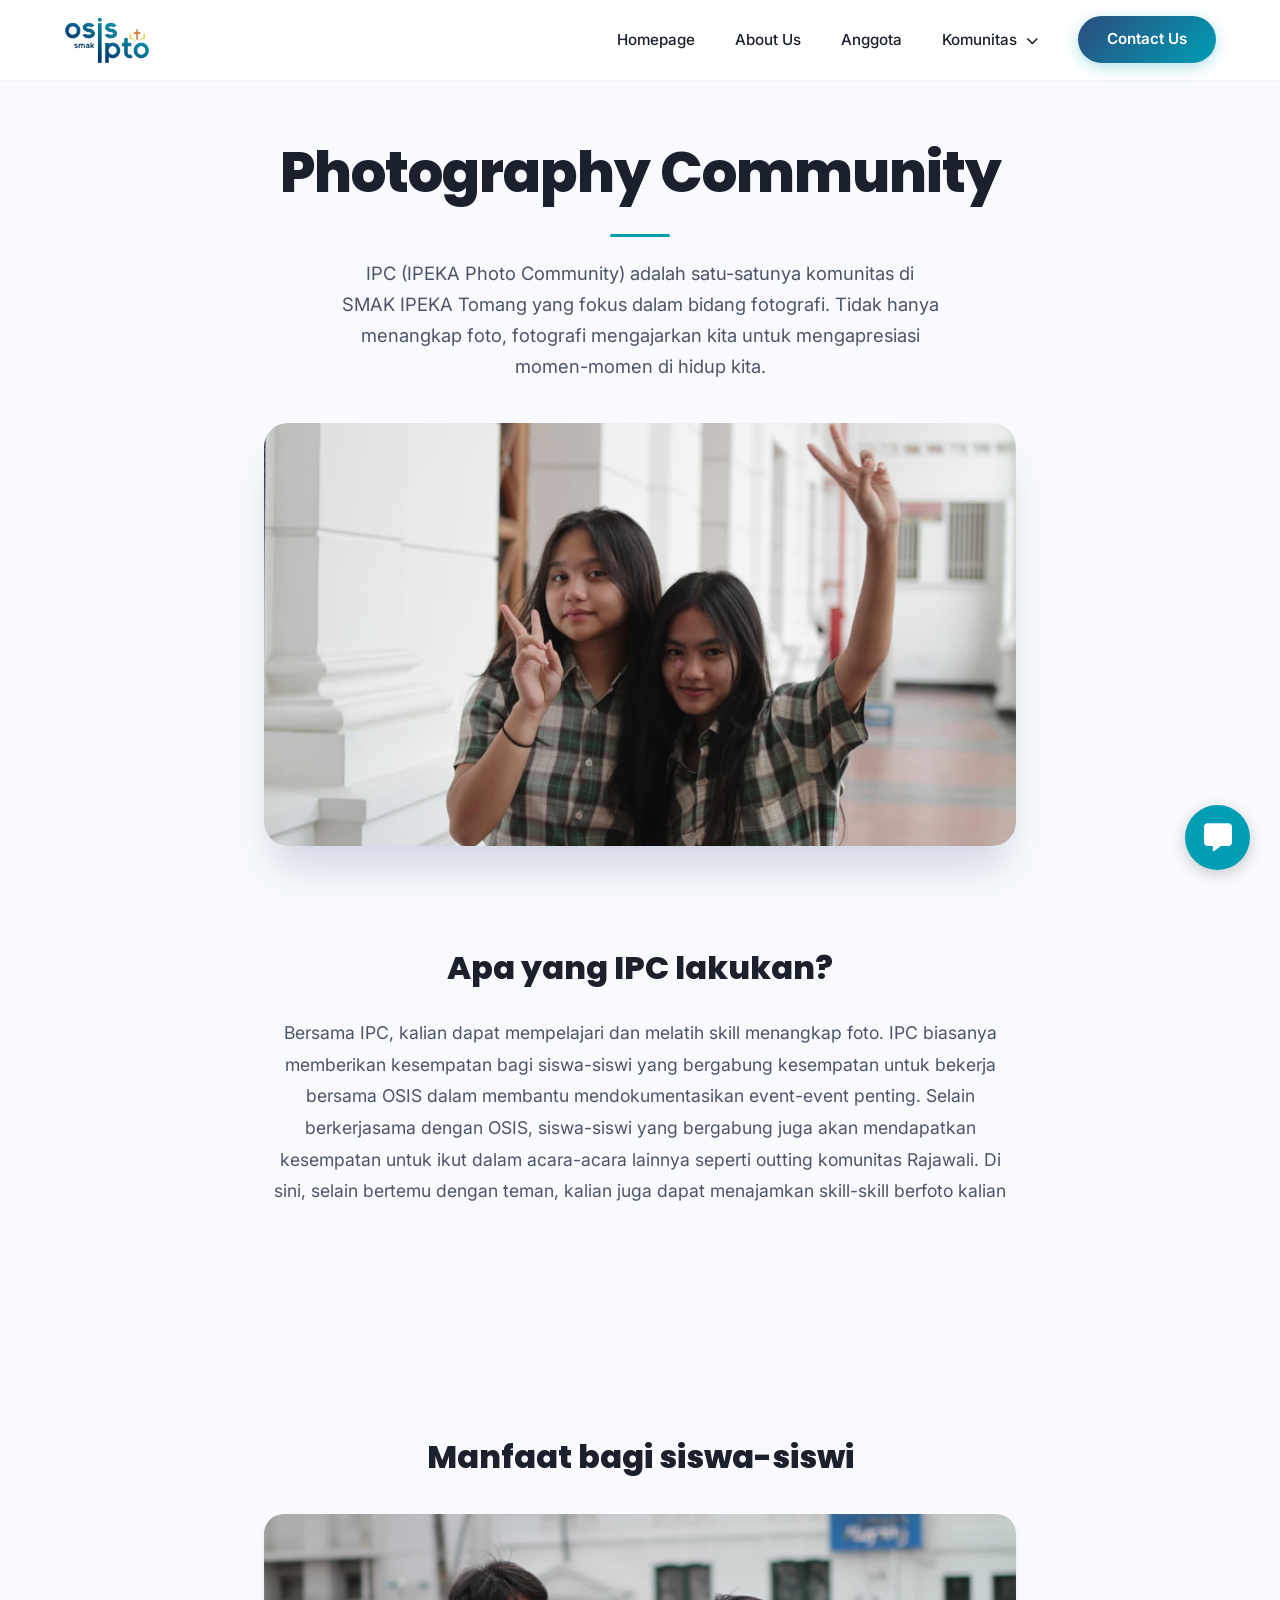
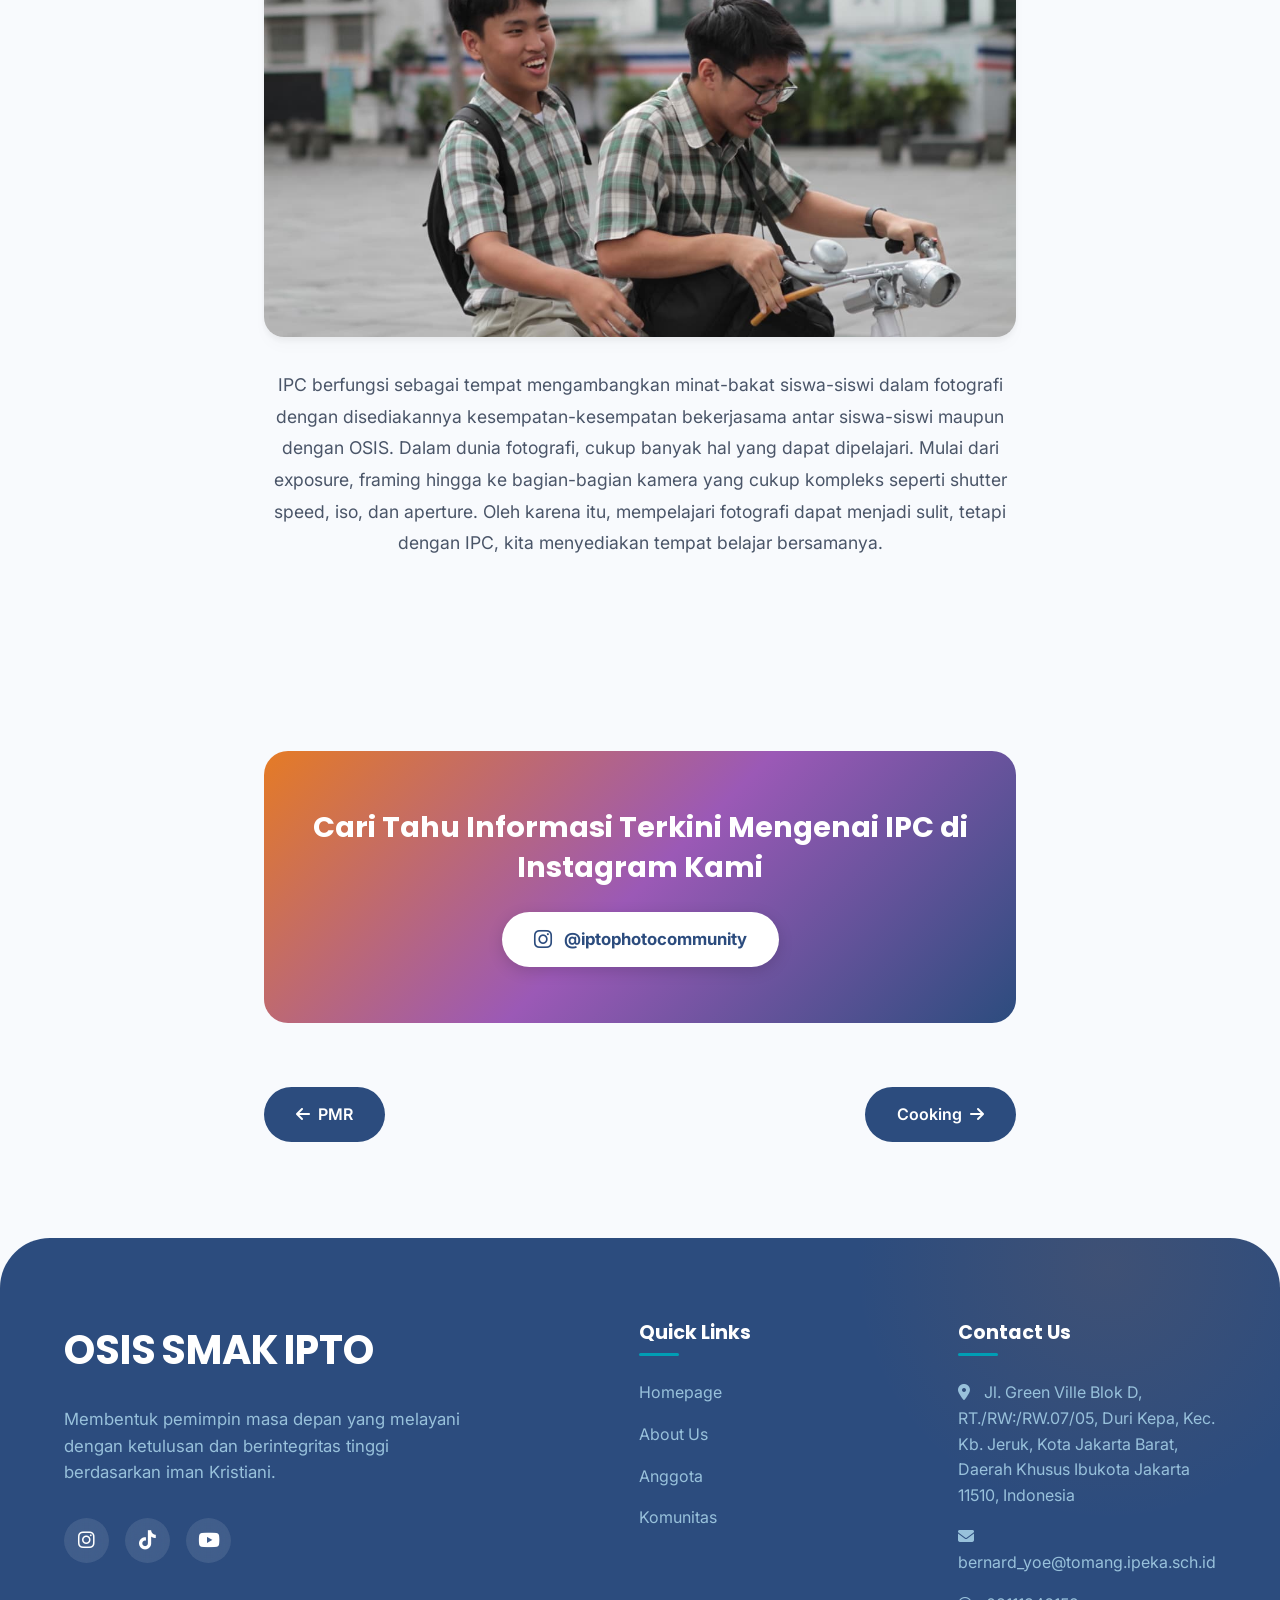
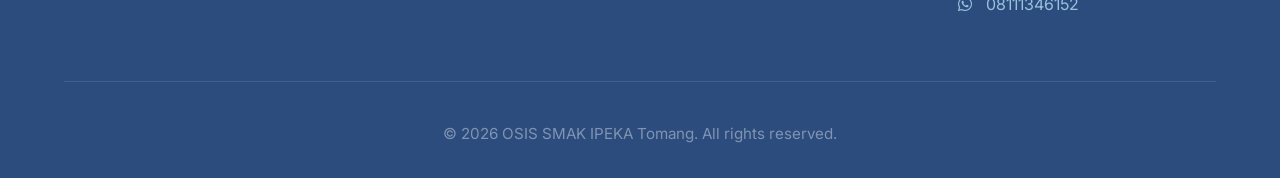
<file: komunitas-photography.html>
<!DOCTYPE html>
<html lang="id">

<head>
    <meta charset="UTF-8">
    <meta name="viewport" content="width=device-width, initial-scale=1.0">
    <title>OSIS SMAK IPTO | Photography Community</title>
    <link rel="stylesheet" href="style.css">
    <link rel="stylesheet" href="https://cdnjs.cloudflare.com/ajax/libs/font-awesome/6.4.0/css/all.min.css">
    <style>
        .club-page {
            max-width: 800px;
            margin: 0 auto;
            padding: 3rem 1.5rem 6rem
        }

        .club-page .club-title {
            text-align: center;
            font-size: 3.5rem;
            font-weight: 800;
            color: var(--text-main);
            margin-bottom: 1rem;
            letter-spacing: -1px
        }

        .club-page .club-subtitle {
            text-align: center;
            font-size: 1.15rem;
            color: var(--text-muted);
            max-width: 600px;
            margin: 0 auto 2.5rem;
            line-height: 1.7;
            position: relative;
            padding-top: 1.5rem
        }

        .club-page .club-subtitle::before {
            content: '';
            position: absolute;
            top: 0;
            left: 50%;
            transform: translateX(-50%);
            width: 60px;
            height: 3px;
            background: var(--accent-cyan);
            border-radius: 3px
        }

        .club-hero-image {
            width: 100%;
            border-radius: 24px;
            overflow: hidden;
            margin-bottom: 4rem;
            box-shadow: var(--shadow-xl)
        }

        .club-hero-image img {
            width: 100%;
            height: auto;
            display: block;
            aspect-ratio: 16/9;
            object-fit: cover
        }

        .club-section {
            margin-bottom: 4rem
        }

        .club-section h2 {
            font-size: 2rem;
            font-weight: 800;
            color: var(--text-main);
            margin-bottom: 1.5rem;
            text-align: center
        }

        .club-section p {
            font-size: 1.1rem;
            color: var(--text-muted);
            line-height: 1.8;
            text-align: center
        }

        .club-section .club-image {
            width: 100%;
            border-radius: 20px;
            overflow: hidden;
            margin: 2rem 0;
            box-shadow: var(--shadow-md)
        }

        .club-section .club-image img {
            width: 100%;
            height: auto;
            display: block;
            aspect-ratio: 16/9;
            object-fit: cover
        }

        .club-cta {
            background: linear-gradient(135deg, #e57b25 0%, #9b59b6 50%, var(--primary) 100%);
            border-radius: 24px;
            padding: 3.5rem 2.5rem;
            text-align: center;
            color: white;
            margin-top: 4rem
        }

        .club-cta h3 {
            font-size: 1.8rem;
            font-weight: 700;
            color: white;
            margin-bottom: 1.5rem;
            line-height: 1.4
        }

        .club-cta .cta-btn {
            display: inline-flex;
            align-items: center;
            gap: .75rem;
            background: white;
            color: var(--primary);
            padding: .9rem 2rem;
            border-radius: 50px;
            font-weight: 700;
            font-size: 1.05rem;
            transition: all .3s ease;
            box-shadow: 0 4px 15px rgba(0, 0, 0, .15)
        }

        .club-cta .cta-btn:hover {
            transform: translateY(-3px);
            box-shadow: 0 8px 25px rgba(0, 0, 0, .25)
        }

        .club-nav {
            display: flex;
            justify-content: space-between;
            gap: 1rem;
            margin-top: 4rem
        }

        .club-nav a {
            display: inline-flex;
            align-items: center;
            gap: .5rem;
            background: var(--primary);
            color: white;
            padding: .9rem 2rem;
            border-radius: 50px;
            font-weight: 600;
            transition: all .3s ease
        }

        .club-nav a:hover {
            transform: translateY(-3px);
            box-shadow: 0 8px 20px rgba(44, 76, 126, .3)
        }

        @media(max-width:768px) {
            .club-page .club-title {
                font-size: 2.5rem
            }

            .club-page {
                padding: 2rem 1rem 4rem
            }

            .club-nav {
                flex-direction: column
            }

            .club-nav a {
                justify-content: center
            }
        }
    </style>
</head>

<body>
    <div id="global-nav"></div>

    <main style="padding-top: var(--nav-height);">
        <div class="club-page">
            <h1 class="club-title animate-fade-up">Photography Community</h1>
            <p class="club-subtitle animate-fade-up delay-1">IPC (IPEKA Photo Community) adalah satu-satunya komunitas
                di SMAK IPEKA Tomang yang fokus dalam bidang fotografi. Tidak hanya menangkap foto, fotografi
                mengajarkan kita untuk mengapresiasi momen-momen di hidup kita.</p>

            <div class="club-hero-image animate-fade-up delay-2">
                <img src="assets/IPC/1.jpeg" alt="Photography Community SMAK IPTO">
            </div>

            <div class="club-section animate-fade-up">
                <h2>Apa yang IPC lakukan?</h2>
                <p>Bersama IPC, kalian dapat mempelajari dan melatih skill menangkap foto. IPC biasanya memberikan
                    kesempatan bagi siswa-siswi yang bergabung kesempatan untuk bekerja bersama OSIS dalam membantu
                    mendokumentasikan event-event penting. Selain berkerjasama dengan OSIS, siswa-siswi yang bergabung
                    juga akan mendapatkan kesempatan untuk ikut dalam acara-acara lainnya seperti outting komunitas
                    Rajawali. Di sini, selain bertemu dengan teman, kalian juga dapat menajamkan skill-skill berfoto
                    kalian</p>
            </div>

            <div class="club-section animate-fade-up">
                <h2>Manfaat bagi siswa-siswi</h2>
                <div class="club-image"><img src="assets/IPC/2.jpeg" alt="Photography Community Practice"></div>
                <p>IPC berfungsi sebagai tempat mengambangkan minat-bakat siswa-siswi dalam fotografi dengan
                    disediakannya kesempatan-kesempatan bekerjasama antar siswa-siswi maupun dengan OSIS. Dalam dunia
                    fotografi, cukup banyak hal yang dapat dipelajari. Mulai dari exposure, framing hingga ke
                    bagian-bagian kamera yang cukup kompleks seperti shutter speed, iso, dan aperture. Oleh karena itu,
                    mempelajari fotografi dapat menjadi sulit, tetapi dengan IPC, kita menyediakan tempat belajar
                    bersamanya.</p>
            </div>

            <div class="club-cta animate-fade-up">
                <h3>Cari Tahu Informasi Terkini Mengenai IPC di Instagram Kami</h3>
                <a href="https://www.instagram.com/iptophotocommunity/" class="cta-btn"><i
                        class="fa-brands fa-instagram" style="font-size: 1.3rem;"></i>
                    @iptophotocommunity</a>
            </div>

            <div class="club-nav animate-fade-up">
                <a href="komunitas-pmr"><i class="fa-solid fa-arrow-left"></i> PMR</a>
                <a href="komunitas-cooking">Cooking <i class="fa-solid fa-arrow-right"></i></a>
            </div>
        </div>
    </main>

    <footer>
        <div id="global-footer"></div>
    </footer>


    <script>
    // 1. Fetch the unified nav template
    fetch('components/navbar.html')
        .then(response => response.text())
        .then(htmlContent => {
            // 2. Inject the code layout into the placeholder target
            document.getElementById('global-nav').innerHTML = htmlContent;
            const currentPath = window.location.pathname.split('/').pop() || 'index';
            document.querySelectorAll('.nav-link, .mobile-nav-link').forEach(link => {
                if (link.getAttribute('href') === currentPath) {
                    link.classList.add('active');
                }
            });
            const mobileNavScript = document.createElement('script');
            mobileNavScript.src = 'mobile-nav.js';
            document.body.appendChild(mobileNavScript);
        })
        .catch(error => console.error('Error constructing modular navbar wrapper:', error));

    // 2. Fetch the unified footer template
    fetch('components/footer.html')
        .then(response => response.text())
        .then(htmlContent => {
            // Inject the footer code into the placeholder target
            document.getElementById('global-footer').innerHTML = htmlContent;
        })
        .catch(error => console.error('Error constructing modular footer wrapper:', error));
</script>
<script src="mobile-nav.js"></script>
    <script src="scroll-reveal.js"></script>
<script src="chatbot.js"></script>
</body>

</html>
</file>
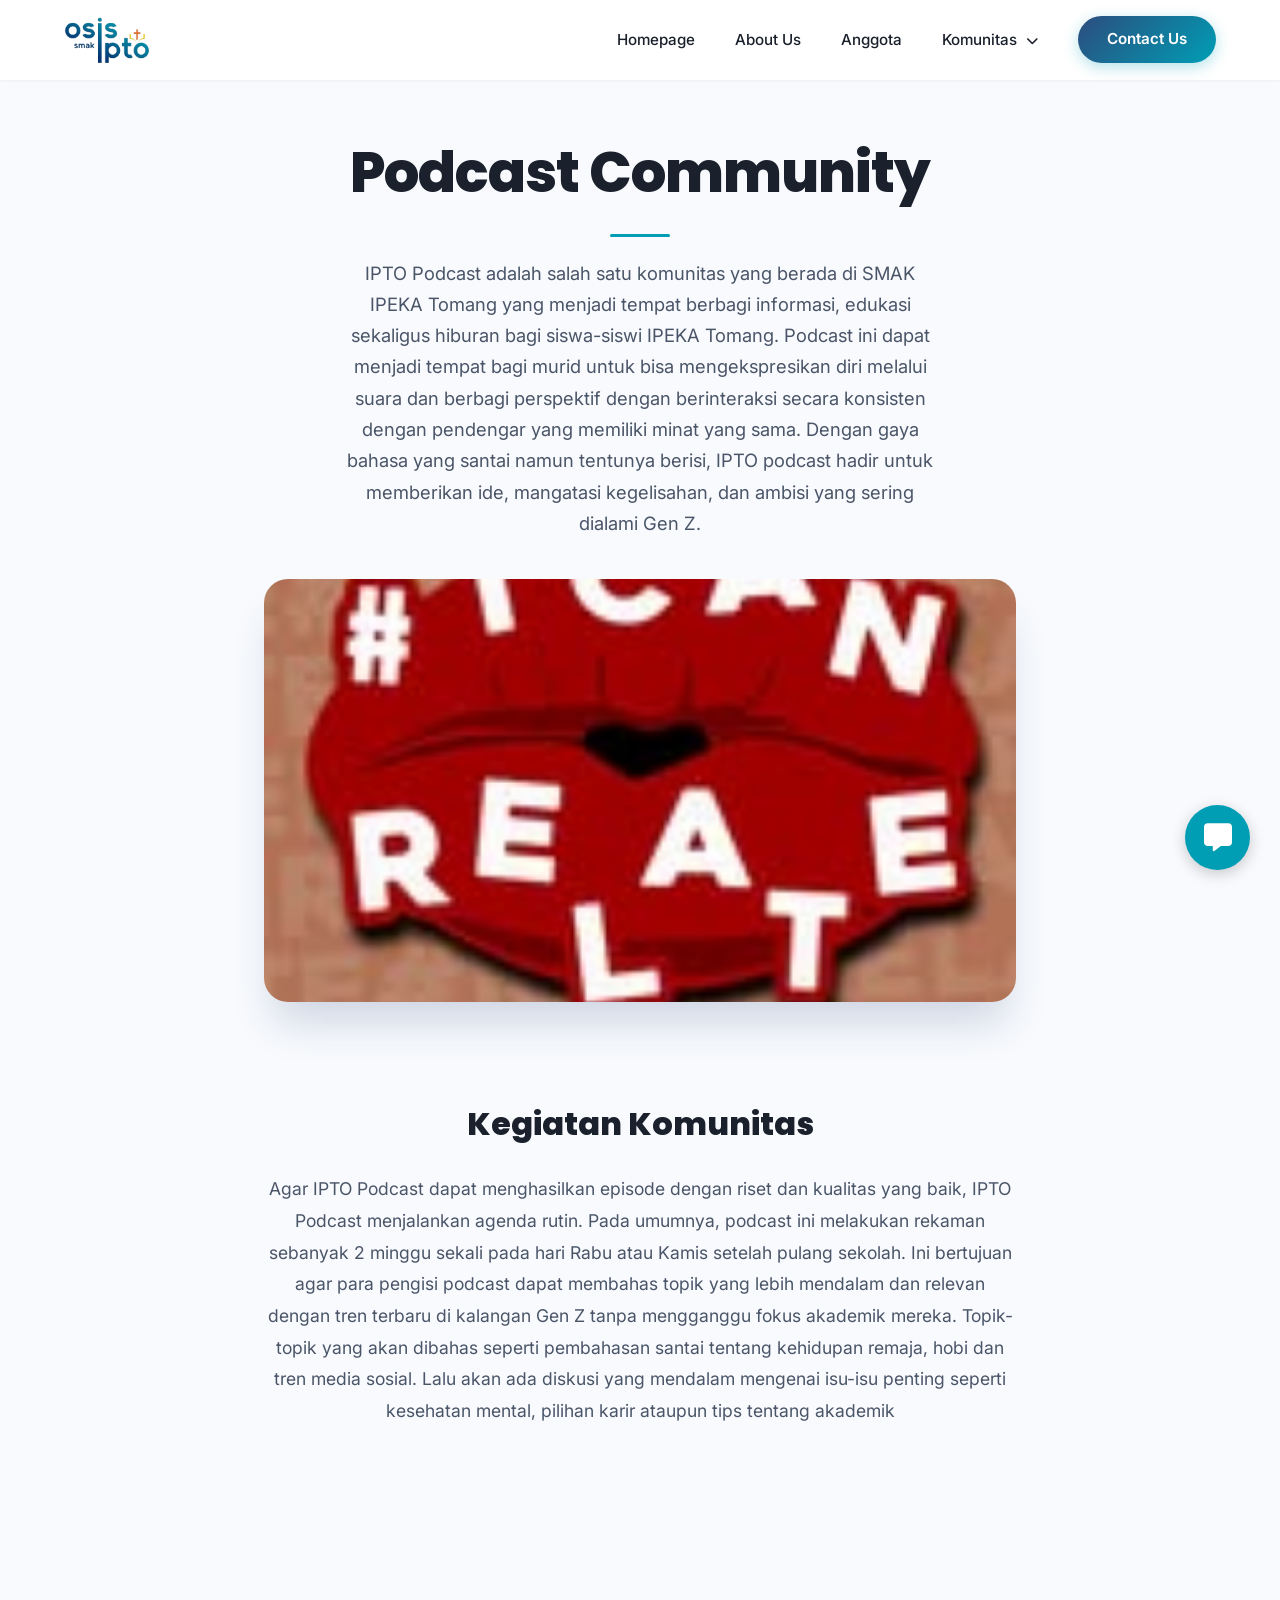
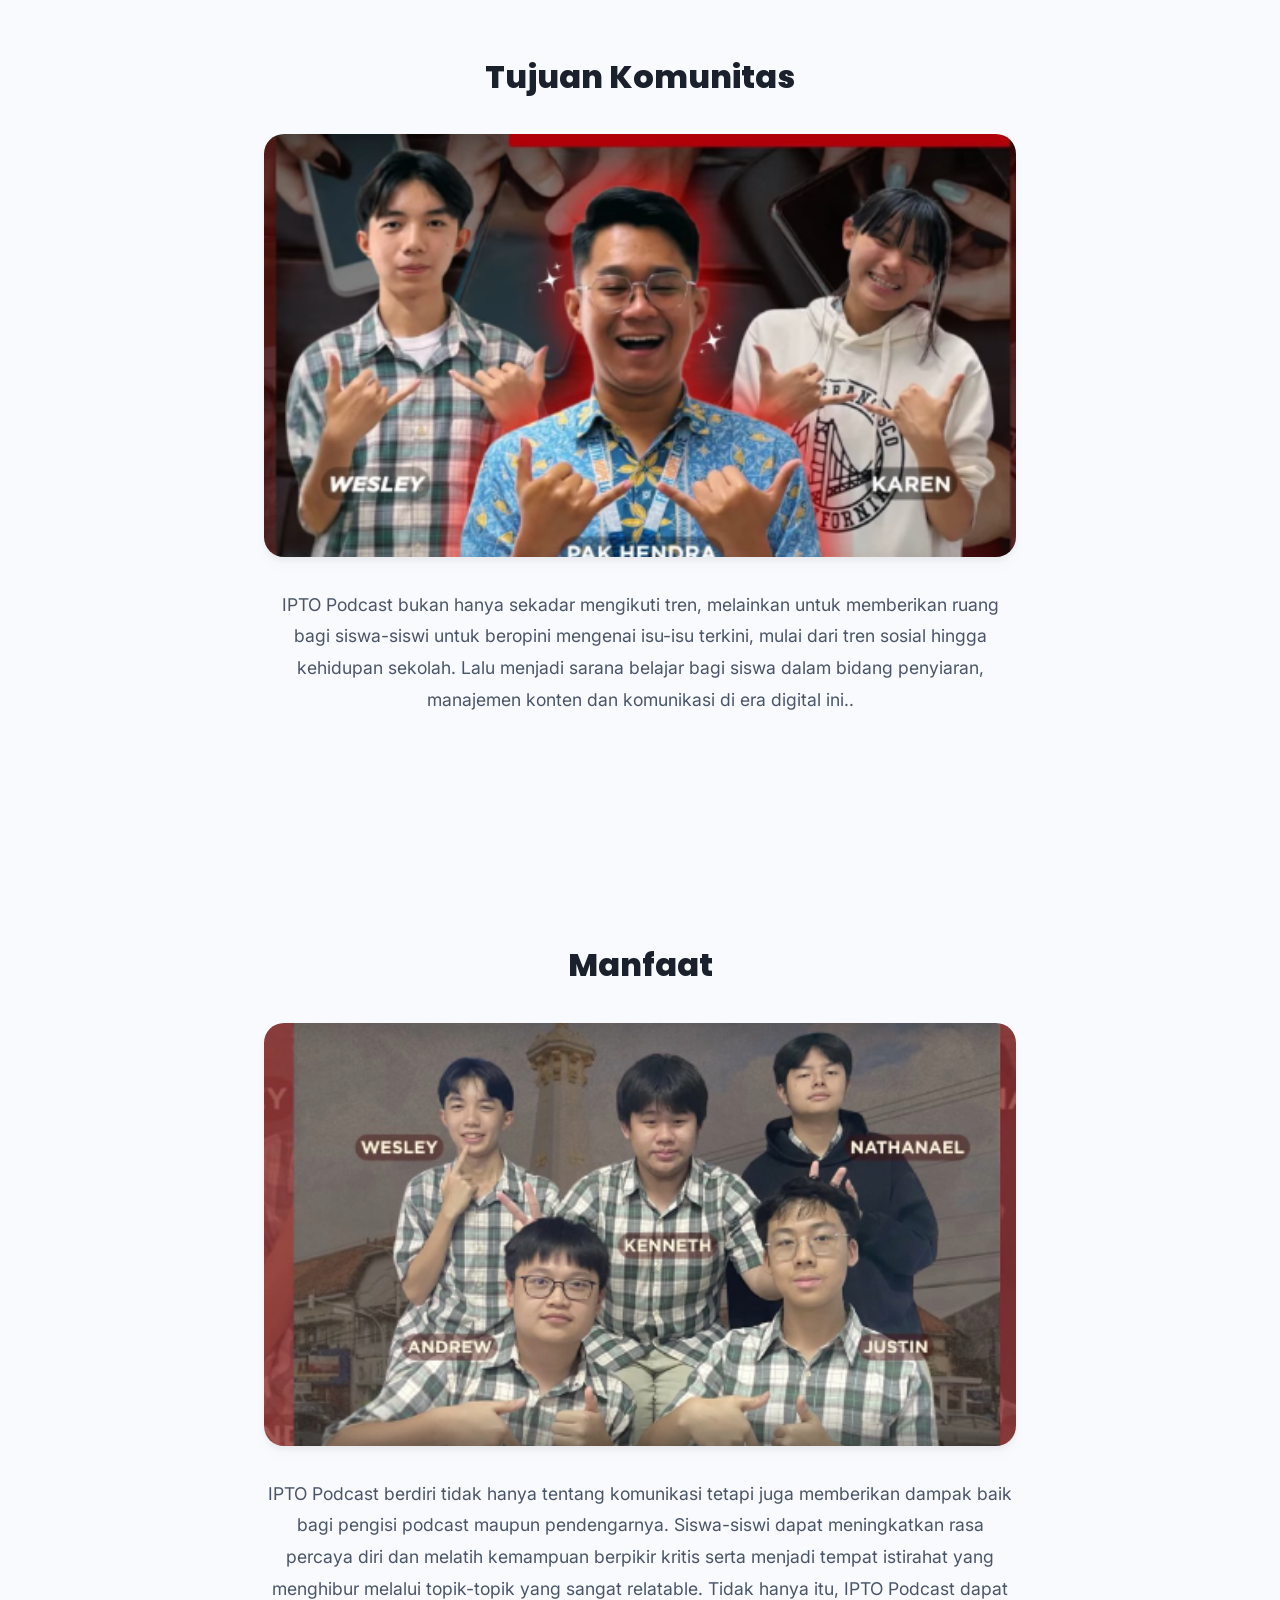
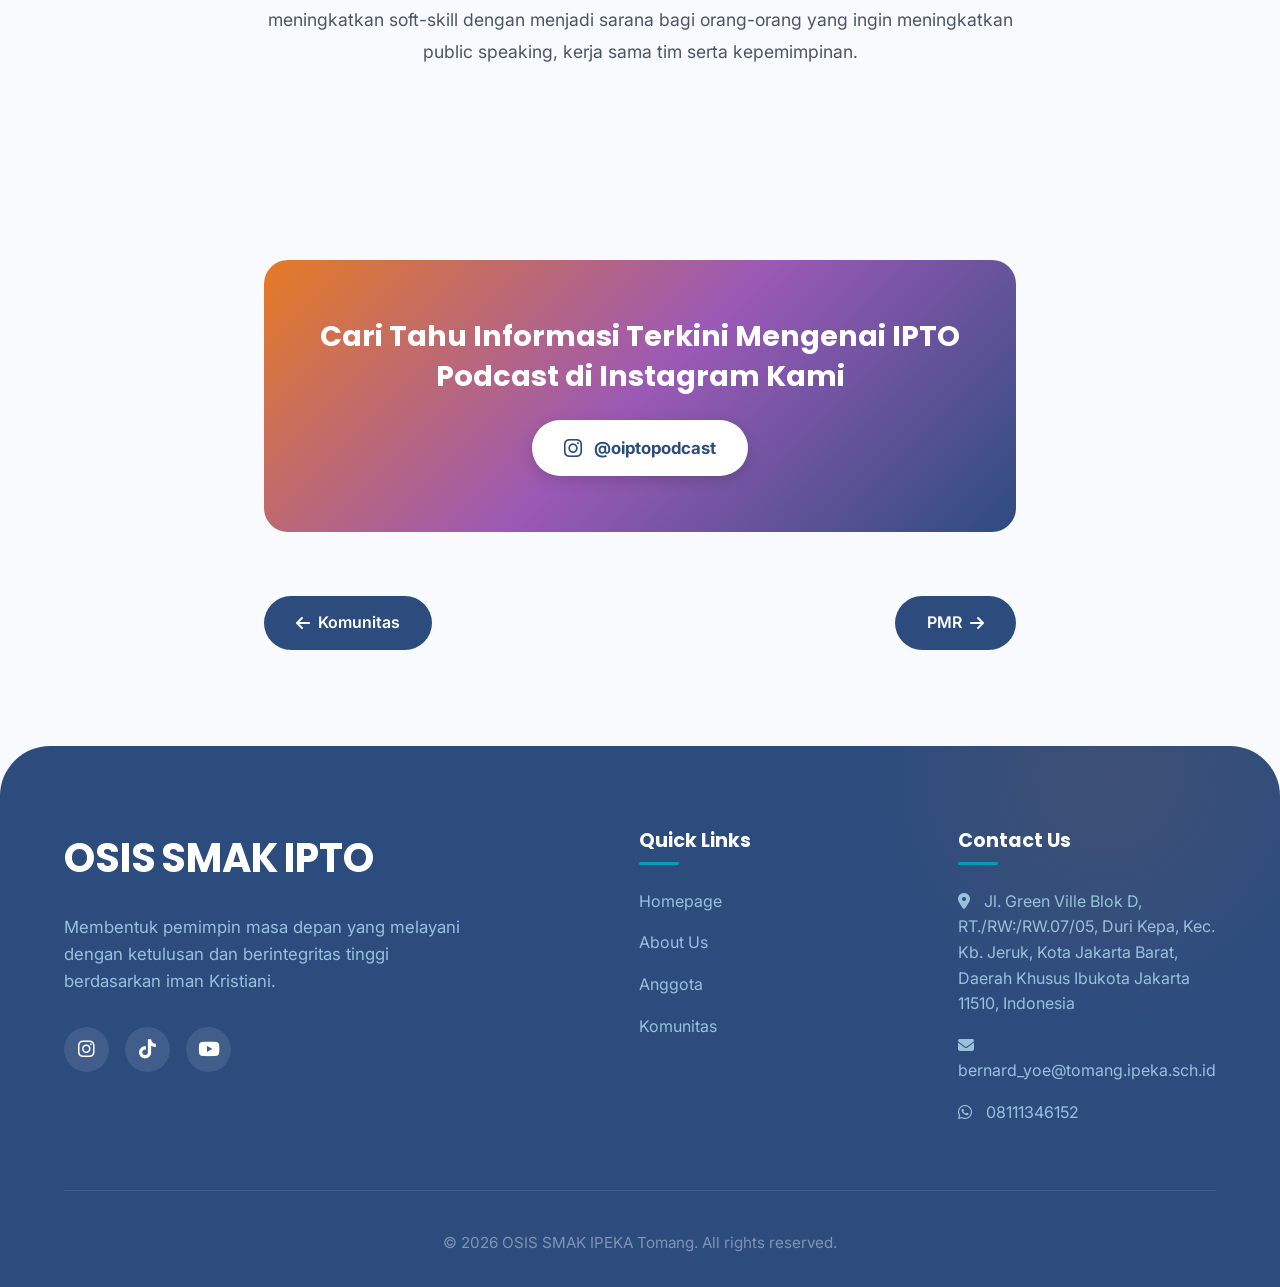
<file: komunitas-podcast.html>
<!DOCTYPE html>
<html lang="id">

<head>
    <meta charset="UTF-8">
    <meta name="viewport" content="width=device-width, initial-scale=1.0">
    <title>OSIS SMAK IPTO | Podcast Community</title>
    <link rel="stylesheet" href="style.css">
    <link rel="stylesheet" href="https://cdnjs.cloudflare.com/ajax/libs/font-awesome/6.4.0/css/all.min.css">
    <style>
        .club-page {
            max-width: 800px;
            margin: 0 auto;
            padding: 3rem 1.5rem 6rem
        }

        .club-page .club-title {
            text-align: center;
            font-size: 3.5rem;
            font-weight: 800;
            color: var(--text-main);
            margin-bottom: 1rem;
            letter-spacing: -1px
        }

        .club-page .club-subtitle {
            text-align: center;
            font-size: 1.15rem;
            color: var(--text-muted);
            max-width: 600px;
            margin: 0 auto 2.5rem;
            line-height: 1.7;
            position: relative;
            padding-top: 1.5rem
        }

        .club-page .club-subtitle::before {
            content: '';
            position: absolute;
            top: 0;
            left: 50%;
            transform: translateX(-50%);
            width: 60px;
            height: 3px;
            background: var(--accent-cyan);
            border-radius: 3px
        }

        .club-hero-image {
            width: 100%;
            border-radius: 24px;
            overflow: hidden;
            margin-bottom: 4rem;
            box-shadow: var(--shadow-xl)
        }

        .club-hero-image img {
            width: 100%;
            height: auto;
            display: block;
            aspect-ratio: 16/9;
            object-fit: cover
        }

        .club-section {
            margin-bottom: 4rem
        }

        .club-section h2 {
            font-size: 2rem;
            font-weight: 800;
            color: var(--text-main);
            margin-bottom: 1.5rem;
            text-align: center
        }

        .club-section p {
            font-size: 1.1rem;
            color: var(--text-muted);
            line-height: 1.8;
            text-align: center
        }

        .club-section .club-image {
            width: 100%;
            border-radius: 20px;
            overflow: hidden;
            margin: 2rem 0;
            box-shadow: var(--shadow-md)
        }

        .club-section .club-image img {
            width: 100%;
            height: auto;
            display: block;
            aspect-ratio: 16/9;
            object-fit: cover
        }

        .club-cta {
            background: linear-gradient(135deg, #e57b25 0%, #9b59b6 50%, var(--primary) 100%);
            border-radius: 24px;
            padding: 3.5rem 2.5rem;
            text-align: center;
            color: white;
            margin-top: 4rem
        }

        .club-cta h3 {
            font-size: 1.8rem;
            font-weight: 700;
            color: white;
            margin-bottom: 1.5rem;
            line-height: 1.4
        }

        .club-cta .cta-btn {
            display: inline-flex;
            align-items: center;
            gap: .75rem;
            background: white;
            color: var(--primary);
            padding: .9rem 2rem;
            border-radius: 50px;
            font-weight: 700;
            font-size: 1.05rem;
            transition: all .3s ease;
            box-shadow: 0 4px 15px rgba(0, 0, 0, .15)
        }

        .club-cta .cta-btn:hover {
            transform: translateY(-3px);
            box-shadow: 0 8px 25px rgba(0, 0, 0, .25)
        }

        .club-nav {
            display: flex;
            justify-content: space-between;
            gap: 1rem;
            margin-top: 4rem
        }

        .club-nav a {
            display: inline-flex;
            align-items: center;
            gap: .5rem;
            background: var(--primary);
            color: white;
            padding: .9rem 2rem;
            border-radius: 50px;
            font-weight: 600;
            transition: all .3s ease
        }

        .club-nav a:hover {
            transform: translateY(-3px);
            box-shadow: 0 8px 20px rgba(44, 76, 126, .3)
        }

        @media(max-width:768px) {
            .club-page .club-title {
                font-size: 2.5rem
            }

            .club-page {
                padding: 2rem 1rem 4rem
            }

            .club-nav {
                flex-direction: column
            }

            .club-nav a {
                justify-content: center
            }
        }
    </style>
</head>

<body>
    <div id="global-nav"></div>

    <main style="padding-top: var(--nav-height);">
        <div class="club-page">
            <h1 class="club-title animate-fade-up">Podcast Community</h1>
            <p class="club-subtitle animate-fade-up delay-1">IPTO Podcast adalah salah satu komunitas yang berada di
                SMAK IPEKA Tomang yang menjadi tempat berbagi informasi, edukasi sekaligus hiburan bagi siswa-siswi
                IPEKA Tomang. Podcast ini dapat menjadi tempat bagi murid untuk bisa mengekspresikan diri melalui suara
                dan berbagi perspektif dengan berinteraksi secara konsisten dengan pendengar yang memiliki minat yang
                sama. Dengan gaya bahasa yang santai namun tentunya berisi, IPTO podcast hadir untuk memberikan ide,
                mangatasi kegelisahan, dan ambisi yang sering dialami Gen Z. </p>

            <div class="club-hero-image animate-fade-up delay-2">
                <img src="assets/Podcast/1.jpg" alt="Podcast Community SMAK IPTO">
            </div>

            <div class="club-section animate-fade-up">
                <h2>Kegiatan Komunitas</h2>
                <p>Agar IPTO Podcast dapat menghasilkan episode dengan riset dan kualitas yang baik, IPTO Podcast
                    menjalankan agenda rutin. Pada umumnya, podcast ini melakukan rekaman sebanyak 2 minggu sekali pada
                    hari Rabu atau Kamis setelah pulang sekolah. Ini bertujuan agar para pengisi podcast dapat membahas
                    topik yang lebih mendalam dan relevan dengan tren terbaru di kalangan Gen Z tanpa mengganggu fokus
                    akademik mereka. Topik-topik yang akan dibahas seperti pembahasan santai tentang kehidupan remaja,
                    hobi dan tren media sosial. Lalu akan ada diskusi yang mendalam mengenai isu-isu penting seperti
                    kesehatan mental, pilihan karir ataupun tips tentang akademik</p>
            </div>

            <div class="club-section animate-fade-up">
                <h2>Tujuan Komunitas</h2>
                <div class="club-image"><img src="assets/Podcast/2.png" alt="Podcast Community Practice"></div>
                <p>IPTO Podcast bukan hanya sekadar mengikuti tren, melainkan untuk memberikan ruang bagi siswa-siswi
                    untuk beropini mengenai isu-isu terkini, mulai dari tren sosial hingga kehidupan sekolah. Lalu
                    menjadi sarana belajar bagi siswa dalam bidang penyiaran, manajemen konten dan komunikasi di era
                    digital ini..</p>
            </div>

            <div class="club-section animate-fade-up">
                <h2>Manfaat</h2>
                <div class="club-image"><img src="assets/Podcast/3.png" alt="Podcast Community Achievement"></div>
                <p>IPTO Podcast berdiri tidak hanya tentang komunikasi tetapi juga memberikan dampak baik bagi pengisi
                    podcast maupun pendengarnya. Siswa-siswi dapat meningkatkan rasa percaya diri dan melatih kemampuan
                    berpikir kritis serta menjadi tempat istirahat yang menghibur melalui topik-topik yang sangat
                    relatable. Tidak hanya itu, IPTO Podcast dapat meningkatkan soft-skill dengan menjadi sarana bagi
                    orang-orang yang ingin meningkatkan public speaking, kerja sama tim serta kepemimpinan.</p>
            </div>

            <div class="club-cta animate-fade-up">
                <h3>Cari Tahu Informasi Terkini Mengenai IPTO Podcast di Instagram Kami</h3>
                <a href="https://www.instagram.com/iptopodcast/" class="cta-btn"><i class="fa-brands fa-instagram"
                        style="font-size: 1.3rem;"></i>
                    @oiptopodcast</a>
            </div>

            <div class="club-nav animate-fade-up">
                <a href="komunitas"><i class="fa-solid fa-arrow-left"></i> Komunitas</a>
                <a href="komunitas-pmr">PMR <i class="fa-solid fa-arrow-right"></i></a>
            </div>
        </div>
    </main>

    <footer>
        <div id="global-footer"></div>
    </footer>


    <script>
    // 1. Fetch the unified nav template
    fetch('components/navbar.html')
        .then(response => response.text())
        .then(htmlContent => {
            // 2. Inject the code layout into the placeholder target
            document.getElementById('global-nav').innerHTML = htmlContent;
            const currentPath = window.location.pathname.split('/').pop() || 'index';
            document.querySelectorAll('.nav-link, .mobile-nav-link').forEach(link => {
                if (link.getAttribute('href') === currentPath) {
                    link.classList.add('active');
                }
            });
            const mobileNavScript = document.createElement('script');
            mobileNavScript.src = 'mobile-nav.js';
            document.body.appendChild(mobileNavScript);
        })
        .catch(error => console.error('Error constructing modular navbar wrapper:', error));

    // 2. Fetch the unified footer template
    fetch('components/footer.html')
        .then(response => response.text())
        .then(htmlContent => {
            // Inject the footer code into the placeholder target
            document.getElementById('global-footer').innerHTML = htmlContent;
        })
        .catch(error => console.error('Error constructing modular footer wrapper:', error));
</script>
<script src="mobile-nav.js"></script>
    <script src="scroll-reveal.js"></script>
    <script src="chatbot.js"></script>
</body>

</html>
</file>
<file: style.css>
/* style.css */
@import url('https://fonts.googleapis.com/css2?family=Inter:wght@300;400;500;600;700;800&family=Poppins:wght@500;600;700;800&display=swap');

:root {
  --primary: #2c4c7e;
  --light-blue: #98c1db;
  --very-light-blue: #d1dce7;
  --grayish-blue: #a4c2d8;
  --white-blue: #e1e7ec;

  --accent-cyan: #009eb5;
  --accent-orange: #e57b25;
  --accent-yellow: #f3b811;

  --bg-color: #f8fafd;
  --surface: #ffffff;
  --text-main: #1a202c;
  --text-muted: #4a5568;
  --border-color: #e2e8f0;

  --nav-height: 80px;
  --shadow-sm: 0 1px 3px rgba(0, 0, 0, 0.05);
  --shadow-md: 0 4px 6px rgba(0, 0, 0, 0.05), 0 10px 15px rgba(0, 0, 0, 0.02);
  --shadow-lg: 0 20px 25px -5px rgba(0, 0, 0, 0.05), 0 10px 10px -5px rgba(0, 0, 0, 0.02);
  --shadow-xl: 0 30px 40px -10px rgba(44, 76, 126, 0.2);
  --shadow-hover: 0 25px 30px -5px rgba(44, 76, 126, 0.15), 0 15px 15px -5px rgba(44, 76, 126, 0.05);
}

* {
  margin: 0;
  padding: 0;
  box-sizing: border-box;
}

html {
  scroll-behavior: smooth;
}

body {
  font-family: 'Inter', sans-serif;
  background-color: var(--bg-color);
  color: var(--text-main);
  line-height: 1.6;
  overflow-x: hidden;
}

h1,
h2,
h3,
h4,
.font-heading {
  font-family: 'Poppins', sans-serif;
  color: var(--primary);
}

a {
  text-decoration: none;
  color: inherit;
  transition: all 0.3s ease;
}

ul {
  list-style: none;
}

.navbar {
  position: fixed;
  top: 0;
  left: 0;
  width: 100%;
  height: var(--nav-height);
  background: rgba(255, 255, 255, 0.9);
  backdrop-filter: blur(16px);
  -webkit-backdrop-filter: blur(16px);
  border-bottom: 1px solid rgba(255, 255, 255, 0.5);
  box-shadow: var(--shadow-sm);
  z-index: 1000;
  display: flex;
  justify-content: space-between;
  align-items: center;
  padding: 0 5%;
  transition: all 0.3s ease;
}

.nav-container {
  display: flex;
  justify-content: space-between;
  align-items: center;
  width: 100%;
  max-width: 1280px;
  margin: 0 auto;
}

.brand {
  display: flex;
  align-items: center;
  gap: 0.3rem;
  font-family: 'Poppins', sans-serif;
  font-weight: 800;
  font-size: 2rem;
  letter-spacing: -1px;
}

.brand .osis {
  color: var(--accent-cyan);
}

.brand .smak {
  color: var(--primary);
  font-weight: 700;
  font-size: 1.1rem;
  align-self: flex-end;
  margin-bottom: 5px;
  margin-left: -2px;
}

.brand .ipto {
  color: var(--primary);
  margin-left: 2px;
}

.nav-links {
  display: flex;
  gap: 2.5rem;
  align-items: center;
  margin-left: auto;
  margin-right: 2.5rem;
}

.nav-link {
  font-weight: 500;
  font-size: 0.95rem;
  color: var(--text-main);
  position: relative;
  padding: 0.5rem 0;
}

.nav-link::after {
  content: '';
  position: absolute;
  bottom: 0;
  left: 0;
  width: 0;
  height: 3px;
  background: var(--accent-cyan);
  transition: width 0.3s cubic-bezier(0.4, 0, 0.2, 1);
  border-radius: 3px;
}

.nav-link:hover {
  color: var(--accent-cyan);
}

.nav-link:hover::after,
.nav-link.active::after {
  width: 100%;
}

.nav-link.active {
  color: var(--primary);
  font-weight: 600;
}

/* Dropdown Menu */
.dropdown {
  position: relative;
  display: inline-block;
}

.dropdown-content {
  position: absolute;
  top: 100%;
  left: 50%;
  transform: translateX(-50%) translateY(10px);
  background: rgba(255, 255, 255, 0.95);
  backdrop-filter: blur(16px);
  -webkit-backdrop-filter: blur(16px);
  min-width: 450px; /* Made wider for 2 columns */
  display: grid;
  grid-template-columns: 1fr 1fr;
  gap: 0.2rem;
  border-radius: 16px;
  box-shadow: var(--shadow-xl);
  opacity: 0;
  visibility: hidden;
  transition: all 0.3s cubic-bezier(0.175, 0.885, 0.32, 1.275);
  padding: 0.5rem;
  z-index: 100;
  border: 1px solid rgba(255, 255, 255, 0.5);
  max-height: 60vh;
  overflow-y: auto;
}

.dropdown:hover .dropdown-content {
  opacity: 1;
  visibility: visible;
  transform: translateX(-50%) translateY(0);
}

.dropdown-content a {
  color: var(--text-main);
  padding: 0.8rem 1.2rem;
  text-decoration: none;
  display: block;
  font-weight: 500;
  border-radius: 10px;
  transition: all 0.2s ease;
}

.dropdown-content a:hover {
  background: rgba(0, 158, 181, 0.1);
  color: var(--accent-cyan);
  transform: translateX(5px);
}

.dropdown .fa-chevron-down {
  transition: transform 0.3s ease;
}

.dropdown:hover .fa-chevron-down {
  transform: rotate(180deg);
}

.btn-contact {
  background: linear-gradient(135deg, var(--primary) 0%, var(--accent-cyan) 100%);
  color: white;
  padding: 0.7rem 1.8rem;
  border-radius: 50px;
  font-weight: 600;
  font-size: 0.95rem;
  box-shadow: 0 4px 15px rgba(0, 158, 181, 0.3);
  transition: all 0.3s ease;
}

.btn-contact:hover {
  transform: translateY(-2px);
  box-shadow: 0 8px 25px rgba(0, 158, 181, 0.4);
  color: white;
}

.section {
  padding: 6rem 5%;
}

.container {
  max-width: 1280px;
  margin: 0 auto;
}

.hero {
  min-height: 100vh;
  padding-top: var(--nav-height);
  display: flex;
  align-items: center;
  position: relative;
  overflow: hidden;
  background: radial-gradient(circle at 90% 10%, rgba(152, 193, 219, 0.3) 0%, transparent 50%),
    radial-gradient(circle at 10% 90%, rgba(229, 123, 37, 0.05) 0%, transparent 40%);
}

.hero-grid {
  display: grid;
  grid-template-columns: 1fr 1fr;
  gap: 5rem;
  align-items: center;
}

.hero-content h1 {
  font-size: 4.5rem;
  line-height: 1.1;
  margin-bottom: 1.5rem;
  letter-spacing: -1.5px;
}

.hero-content h1 span {
  background: linear-gradient(135deg, var(--primary), var(--accent-cyan));
  -webkit-background-clip: text;
  background-clip: text;
  -webkit-text-fill-color: transparent;
  color: transparent;
}

.hero-content p {
  font-size: 1.25rem;
  color: var(--text-muted);
  margin-bottom: 3rem;
  max-width: 500px;
}

.btn-group {
  display: flex;
  gap: 1.5rem;
}

.btn {
  padding: 1rem 2.2rem;
  border-radius: 50px;
  font-weight: 600;
  display: inline-flex;
  align-items: center;
  gap: 0.75rem;
  transition: all 0.3s cubic-bezier(0.175, 0.885, 0.32, 1.275);
  font-size: 1.05rem;
}

.btn-primary {
  background: var(--primary);
  color: white;
  box-shadow: 0 10px 20px rgba(44, 76, 126, 0.2);
}

.btn-primary:hover {
  background: var(--accent-cyan);
  transform: translateY(-4px);
  box-shadow: 0 15px 30px rgba(0, 158, 181, 0.3);
}

.btn-outline {
  background: rgba(255, 255, 255, 0.7);
  color: var(--primary);
  backdrop-filter: blur(10px);
  border: 1px solid rgba(44, 76, 126, 0.2);
}

.btn-outline:hover {
  background: white;
  border-color: var(--primary);
  transform: translateY(-4px);
  box-shadow: var(--shadow-md);
}

.features {
  background: white;
  position: relative;
  z-index: 10;
}

.section-title {
  text-align: center;
  max-width: 600px;
  margin: 0 auto 4rem auto;
}

.section-title h2 {
  font-size: 2.5rem;
  margin-bottom: 1rem;
}

.section-title p {
  color: var(--text-muted);
}

.cards-grid {
  display: grid;
  grid-template-columns: repeat(auto-fit, minmax(300px, 1fr));
  gap: 2.5rem;
}

.card {
  background: var(--bg-color);
  border-radius: 20px;
  padding: 2.5rem;
  transition: all 0.4s cubic-bezier(0.175, 0.885, 0.32, 1.275);
  border: 1px solid rgba(255, 255, 255, 0.5);
  box-shadow: var(--shadow-sm);
  position: relative;
  overflow: hidden;
}

.card:hover {
  transform: translateY(-10px);
  box-shadow: var(--shadow-hover);
  background: white;
}
.hover-card {
  transition: all 0.4s cubic-bezier(0.175, 0.885, 0.32, 1.275);
}
.hover-card:hover {
  transform: translateY(-10px);
  box-shadow: var(--shadow-hover);
  background: white;
}

.card-icon {
  width: 60px;
  height: 60px;
  background: rgba(44, 76, 126, 0.05);
  border-radius: 16px;
  display: flex;
  align-items: center;
  justify-content: center;
  margin-bottom: 1.5rem;
  font-size: 1.5rem;
  color: var(--primary);
  transition: all 0.3s ease;
}

.card:hover .card-icon {
  background: var(--primary);
  color: white;
  transform: scale(1.1) rotate(5deg);
}

.card h3 {
  font-size: 1.5rem;
  margin-bottom: 1rem;
}

.card p {
  color: var(--text-muted);
}

.animate-fade-up {
  opacity: 0;
  transform: translateY(40px);
  animation: fadeUp 1s forwards cubic-bezier(0.2, 0.8, 0.2, 1);
}

.delay-1 {
  animation-delay: 0.15s;
}

.delay-2 {
  animation-delay: 0.3s;
}

.delay-3 {
  animation-delay: 0.45s;
}

@keyframes fadeUp {
  to {
    opacity: 1;
    transform: translateY(0);
  }
}

@keyframes float {
  0% {
    transform: translateY(0px);
  }

  50% {
    transform: translateY(-15px);
  }

  100% {
    transform: translateY(0px);
  }
}

footer {
  background: var(--primary);
  color: white;
  padding: 5rem 5% 2rem;
  border-top-left-radius: 50px;
  border-top-right-radius: 50px;
  position: relative;
  overflow: hidden;
}

footer::before {
  content: '';
  position: absolute;
  top: -50%;
  right: -10%;
  width: 600px;
  height: 600px;
  background: radial-gradient(circle, rgba(229, 123, 37, 0.1) 0%, transparent 60%);
  border-radius: 50%;
  pointer-events: none;
}

.footer-grid {
  display: grid;
  grid-template-columns: 2fr 1fr 1fr;
  gap: 4rem;
  max-width: 1280px;
  margin: 0 auto 4rem;
  position: relative;
  z-index: 2;
}

.footer-brand h2 {
  font-family: 'Poppins';
  font-size: 2.5rem;
  margin-bottom: 1.5rem;
  color: white;
  display: flex;
  align-items: center;
  gap: 0.3rem;
}

.footer-brand h2 span {
  font-weight: inherit;
  font-size: inherit;
  color: inherit;
}

.footer-brand p {
  color: var(--light-blue);
  max-width: 400px;
  font-size: 1.05rem;
}

.social-links {
  display: flex;
  gap: 1rem;
  margin-top: 2rem;
}

.social-links a {
  width: 45px;
  height: 45px;
  background: rgba(255, 255, 255, 0.1);
  border-radius: 50%;
  display: flex;
  align-items: center;
  justify-content: center;
  font-size: 1.2rem;
  transition: all 0.3s ease;
  backdrop-filter: blur(10px);
}

.social-links a:hover {
  background: var(--accent-orange);
  transform: translateY(-5px);
  color: white;
}

.footer-links h4 {
  color: white;
  margin-bottom: 1.5rem;
  font-size: 1.2rem;
  position: relative;
  padding-bottom: 0.5rem;
}

.footer-links h4::after {
  content: '';
  position: absolute;
  bottom: 0;
  left: 0;
  width: 40px;
  height: 3px;
  background: var(--accent-cyan);
  border-radius: 3px;
}

.footer-links ul {
  display: flex;
  flex-direction: column;
  gap: 1rem;
}

.footer-links a,
.footer-links li {
  color: var(--light-blue);
  transition: all 0.3s ease;
}

.footer-links a:hover {
  color: white;
  padding-left: 8px;
}

.footer-bottom {
  text-align: center;
  padding-top: 2.5rem;
  border-top: 1px solid rgba(255, 255, 255, 0.1);
  color: rgba(255, 255, 255, 0.4);
  font-size: 0.95rem;
}

/* ===== HAMBURGER MENU BUTTON ===== */
.hamburger {
  display: none;
  flex-direction: column;
  justify-content: center;
  gap: 5px;
  width: 44px;
  height: 44px;
  padding: 8px;
  cursor: pointer;
  background: none;
  border: none;
  z-index: 1100;
  -webkit-tap-highlight-color: transparent;
}

.hamburger span {
  display: block;
  width: 24px;
  height: 2.5px;
  background: var(--primary);
  border-radius: 3px;
  transition: all 0.35s cubic-bezier(0.4, 0, 0.2, 1);
  transform-origin: center;
}

.hamburger.active span:nth-child(1) {
  transform: translateY(7.5px) rotate(45deg);
}

.hamburger.active span:nth-child(2) {
  opacity: 0;
  transform: scaleX(0);
}

.hamburger.active span:nth-child(3) {
  transform: translateY(-7.5px) rotate(-45deg);
}

/* ===== MOBILE OVERLAY ===== */
.mobile-overlay {
  display: none;
  position: fixed;
  inset: 0;
  background: rgba(0, 0, 0, 0.5);
  z-index: 999;
  opacity: 0;
  transition: opacity 0.3s ease;
  -webkit-backdrop-filter: blur(4px);
  backdrop-filter: blur(4px);
}

.mobile-overlay.active {
  opacity: 1;
}

/* ===== MOBILE NAV DRAWER ===== */
.mobile-nav {
  display: none;
  position: fixed;
  top: 0;
  right: -100%;
  width: min(85vw, 380px);
  height: 100vh;
  height: 100dvh;
  background: rgba(255, 255, 255, 0.97);
  -webkit-backdrop-filter: blur(20px);
  backdrop-filter: blur(20px);
  z-index: 1050;
  flex-direction: column;
  padding: calc(var(--nav-height) + 1rem) 1.5rem 2rem;
  overflow-y: auto;
  transition: right 0.4s cubic-bezier(0.4, 0, 0.2, 1);
  box-shadow: -10px 0 30px rgba(0, 0, 0, 0.1);
}

.mobile-nav.active {
  right: 0;
}

.mobile-nav-link {
  display: flex;
  align-items: center;
  justify-content: space-between;
  font-family: 'Poppins', sans-serif;
  font-weight: 600;
  font-size: 1.05rem;
  color: var(--text-main);
  padding: 1rem 0.5rem;
  border-bottom: 1px solid var(--border-color);
  transition: color 0.2s ease;
}

.mobile-nav-link:hover,
.mobile-nav-link.active {
  color: var(--accent-cyan);
}

.mobile-nav-link .fa-chevron-down {
  font-size: 0.75rem;
  transition: transform 0.3s ease;
  color: var(--text-muted);
}

.mobile-nav-link.expanded .fa-chevron-down {
  transform: rotate(180deg);
  color: var(--accent-cyan);
}

.mobile-dropdown {
  max-height: 0;
  overflow: hidden;
  transition: max-height 0.4s cubic-bezier(0.4, 0, 0.2, 1);
  background: rgba(0, 0, 0, 0.02);
  border-radius: 12px;
  margin-bottom: 0.25rem;
}

.mobile-dropdown.open {
  max-height: 350px; /* Fixed height to trigger scrolling */
  overflow-y: auto;  /* Make the dropdown content scrollable vertically */
}

.mobile-dropdown a {
  display: block;
  padding: 0.8rem 1.2rem;
  margin-bottom: 0.4rem; /* Added small margin between links */
  font-size: 0.95rem;
  font-weight: 500;
  color: var(--text-muted);
  border-radius: 8px;
  transition: all 0.2s ease;
}

.mobile-dropdown a:hover {
  background: rgba(0, 158, 181, 0.08);
  color: var(--accent-cyan);
  padding-left: 1.5rem;
}

.mobile-nav .mobile-contact-btn {
  display: inline-flex;
  align-items: center;
  justify-content: center;
  gap: 0.5rem;
  margin-top: 1.5rem;
  background: linear-gradient(135deg, var(--primary) 0%, var(--accent-cyan) 100%);
  color: white;
  padding: 1rem 2rem;
  border-radius: 50px;
  font-weight: 600;
  font-size: 1rem;
  box-shadow: 0 4px 15px rgba(0, 158, 181, 0.3);
  transition: all 0.3s ease;
  text-align: center;
}

.mobile-nav .mobile-contact-btn:hover {
  transform: translateY(-2px);
  box-shadow: 0 8px 25px rgba(0, 158, 181, 0.4);
}

/* ===== TABLET BREAKPOINT (991px) ===== */
@media (max-width: 991px) {
  .hamburger {
    display: flex;
  }

  .mobile-nav,
  .mobile-overlay {
    display: flex;
  }

  .nav-links {
    display: none !important;
  }

  .btn-contact {
    display: none !important;
  }

  .hero-grid {
    grid-template-columns: 1fr;
    text-align: center;
    gap: 3rem;
  }

  .hero-content h1 {
    font-size: 3.5rem;
  }

  .hero-content p {
    margin: 0 auto 2.5rem;
  }

  .btn-group {
    justify-content: center;
  }

  .footer-grid {
    grid-template-columns: 1fr;
    gap: 3rem;
  }

  .footer-brand {
    text-align: center;
  }

  .footer-brand h2 {
    justify-content: center;
  }

  .social-links {
    justify-content: center;
  }

  .section-title h2 {
    font-size: 2rem;
  }

  .section {
    padding: 4rem 5%;
  }

  .cards-grid {
    grid-template-columns: repeat(auto-fit, minmax(260px, 1fr));
    gap: 1.5rem;
  }

  /* About us page - inline grid fix */
  div[style*="grid-template-columns: 1fr 1fr"] {
    grid-template-columns: 1fr !important;
    gap: 2.5rem !important;
  }

  /* Dropdown content on tablet */
  .dropdown-content {
    min-width: 300px;
    grid-template-columns: 1fr;
  }
}

/* ===== PHONE BREAKPOINT (768px) ===== */
@media (max-width: 768px) {
  :root {
    --nav-height: 65px;
  }

  .brand img,
  .brand [style*="height: 50px"] {
    height: 40px !important;
  }

  .hero {
    min-height: 85vh;
  }

  .hero-content h1 {
    font-size: 2.5rem;
    letter-spacing: -1px;
  }

  .hero-content p {
    font-size: 1.05rem;
  }

  .btn {
    padding: 0.85rem 1.5rem;
    font-size: 0.95rem;
  }

  .btn-group {
    flex-direction: column;
    align-items: center;
    gap: 1rem;
  }

  .section {
    padding: 3rem 5%;
  }

  .section-title {
    margin-bottom: 2.5rem;
  }

  .section-title h2 {
    font-size: 1.75rem;
  }

  .cards-grid {
    grid-template-columns: 1fr;
  }

  .card {
    border-radius: 16px;
    padding: 2rem;
  }

  /* Footer responsive */
  footer {
    padding: 3rem 5% 1.5rem;
    border-top-left-radius: 30px;
    border-top-right-radius: 30px;
  }

  .footer-grid {
    gap: 2rem;
  }

  .footer-brand h2 {
    font-size: 2rem;
  }

  .footer-links h4 {
    font-size: 1.05rem;
  }

  /* Hero image area */
  .hero-image {
    display: none;
  }

  /* Members grid on anggota page */
  .members-grid {
    gap: 1.2rem;
  }

  .members-grid .member-card {
    flex: 1 1 140px;
    max-width: 100%;
  }

  /* Inline style overrides for common page patterns */
  /* Hero headings that use inline font-size */
  h1[style*="font-size: 4rem"],
  h1[style*="font-size: 4.5rem"],
  h1[style*="font-size: 5rem"] {
    font-size: 2.2rem !important;
  }

  h2[style*="font-size: 3rem"],
  h2[style*="font-size: 2.5rem"] {
    font-size: 1.75rem !important;
  }

  h2[style*="font-size: 4rem"] {
    font-size: 2.5rem !important;
  }

  /* Stats section numbers */
  h2[style*="font-size: 4rem"][style*="color: var(--accent-yellow)"] {
    font-size: 2.5rem !important;
  }

  /* Paskah hero */
  section[style*="height: 60vh"] {
    height: 45vh !important;
    min-height: 350px !important;
  }

  /* Schedule items on Paskah page */
  .hover-card[style*="display: flex"][style*="border-left: 6px"] {
    flex-direction: column !important;
    align-items: flex-start !important;
    gap: 0.5rem;
  }

  .hover-card[style*="display: flex"][style*="border-left: 6px"] div[style*="width: 2px"] {
    width: 100% !important;
    height: 1px !important;
    margin: 0 !important;
  }

  .hover-card[style*="display: flex"][style*="border-left: 6px"] div[style*="min-width: 120px"] {
    min-width: auto !important;
    font-size: 1.2rem !important;
  }

  /* Event details floating card */
  div[style*="display: flex"][style*="justify-content: space-around"][style*="flex-wrap: wrap"] {
    flex-direction: column !important;
    gap: 1.5rem !important;
  }

  /* Kegiatan page grid */
  .kegiatan-grid {
    grid-template-columns: 1fr !important;
  }

  /* Photo grid */
  div[style*="grid-template-columns: repeat(auto-fill, minmax(300px, 1fr))"] {
    grid-template-columns: 1fr !important;
  }

  /* Komunitas page header */
  h1[style*="font-size: 4.5rem"] {
    font-size: 2.2rem !important;
  }

  /* Padding overrides */
  section[style*="padding: 8rem 5% 4rem"] {
    padding: 5rem 5% 2.5rem !important;
  }

  /* Contact page social icons row */
  div[style*="display: flex"][style*="gap: 1rem"]:not(.btn-group):not(.social-links):not(.footer-grid) {
    flex-wrap: wrap;
  }
}

/* ===== SMALL PHONE BREAKPOINT (480px) ===== */
@media (max-width: 480px) {
  .hero-content h1 {
    font-size: 2rem;
  }

  .hero-content p {
    font-size: 0.95rem;
  }

  .section-title h2 {
    font-size: 1.5rem;
  }

  h1[style*="font-size: 4rem"],
  h1[style*="font-size: 4.5rem"],
  h1[style*="font-size: 5rem"] {
    font-size: 1.8rem !important;
  }

  h2[style*="font-size: 3rem"],
  h2[style*="font-size: 2.5rem"] {
    font-size: 1.5rem !important;
  }

  h2[style*="font-size: 4rem"][style*="color: var(--accent-yellow)"] {
    font-size: 2rem !important;
  }

  .card {
    padding: 1.5rem;
  }

  .card h3 {
    font-size: 1.25rem;
  }

  footer {
    border-top-left-radius: 20px;
    border-top-right-radius: 20px;
  }

  .members-grid .member-card {
    flex: 1 1 100%;
  }

  /* CTA section padding */
  div[style*="border-radius: 40px"][style*="padding: 4rem 2rem"] {
    padding: 2.5rem 1.5rem !important;
    border-radius: 24px !important;
  }

  /* Paskah floating card */
  div[style*="border-radius: 24px"][style*="padding: 3rem"] {
    padding: 1.5rem !important;
  }

  /* Club page specific */
  .club-page .club-title {
    font-size: 2rem !important;
  }

  .club-cta {
    padding: 2.5rem 1.5rem !important;
    border-radius: 16px !important;
  }

  .club-cta h3 {
    font-size: 1.4rem !important;
  }
}

/* ===== PREVENT BODY SCROLL WHEN MENU OPEN ===== */
body.menu-open {
  overflow: hidden;
  position: fixed;
  width: 100%;
}
/* Gallery Styles */
.gallery-section { padding: 6rem 5%; background-color: var(--white-blue); }
.gallery-container { max-width: 1280px; margin: 0 auto; }
.gallery-grid { display: grid; grid-template-columns: repeat(auto-fill, minmax(300px, 1fr)); gap: 1.5rem; margin-top: 3rem; }
.gallery-item { position: relative; border-radius: 20px; overflow: hidden; aspect-ratio: 4/3; cursor: pointer; box-shadow: var(--shadow-md); transition: all 0.5s cubic-bezier(0.175, 0.885, 0.32, 1.275); }
.gallery-item img { width: 100%; height: 100%; object-fit: cover; transition: transform 0.5s ease; }
.gallery-item:hover { transform: scale(1.03) translateY(-5px); box-shadow: var(--shadow-xl); z-index: 2; }
.gallery-item:hover img { transform: scale(1.1); }
.gallery-overlay { position: absolute; inset: 0; background: linear-gradient(to top, rgba(44, 76, 126, 0.8), transparent); display: flex; align-items: flex-end; padding: 1.5rem; opacity: 0; transition: opacity 0.3s ease; }
.gallery-item:hover .gallery-overlay { opacity: 1; }
.gallery-info { color: white; }
.gallery-info h4 { color: white; font-size: 1.2rem; margin-bottom: 0.25rem; }
.gallery-info p { font-size: 0.9rem; color: rgba(255, 255, 255, 0.8); }

/* ===== TENTANG KAMI ===== */
.tentang-section { background: white; }

.tentang-grid {
  display: grid;
  grid-template-columns: 1fr 280px;
  gap: 5rem;
  align-items: center;
}

.tentang-label {
  display: inline-block;
  font-size: 0.8rem;
  font-weight: 700;
  color: var(--text-muted);
  text-transform: uppercase;
  letter-spacing: 2.5px;
  margin-bottom: 1.25rem;
  padding-left: 1rem;
  border-left: 3px solid var(--accent-cyan);
}

.tentang-title {
  font-size: clamp(1.5rem, 2.8vw, 2.3rem);
  font-weight: 800;
  color: var(--primary);
  line-height: 1.3;
  margin-bottom: 1.5rem;
  letter-spacing: -0.5px;
}

.tentang-accent { color: var(--accent-orange); }

.tentang-desc {
  font-size: 1rem;
  color: var(--text-muted);
  line-height: 1.85;
  margin-bottom: 2rem;
}

.tentang-badge {
  display: inline-flex;
  align-items: center;
  gap: 0.6rem;
  background: var(--bg-color);
  border: 1px solid var(--border-color);
  color: var(--primary);
  padding: 0.65rem 1.5rem;
  border-radius: 50px;
  font-size: 0.9rem;
  font-weight: 600;
  transition: all 0.3s ease;
}

.tentang-badge:hover {
  background: var(--primary);
  color: white;
  border-color: var(--primary);
  transform: translateY(-2px);
  box-shadow: var(--shadow-md);
}

.tentang-logo {
  display: flex;
  align-items: center;
  justify-content: center;
}

.tentang-logo img {
  width: 100%;
  max-width: 280px;
  height: auto;
  border-radius: 50%;
  box-shadow: var(--shadow-xl);
  transition: transform 0.4s ease;
}

.tentang-logo img:hover { transform: scale(1.04) rotate(2deg); }

@media (max-width: 768px) {
  .tentang-grid {
    grid-template-columns: 1fr;
    gap: 2.5rem;
    text-align: center;
  }
  .tentang-label { border-left: none; padding-left: 0; }
  .tentang-logo { justify-content: center; order: -1; }
  .tentang-logo img { max-width: 160px; }
}

/* ===== SCROLL-REVEAL ANIMATION SYSTEM ===== */
.reveal-item {
  opacity: 0;
  transform: translateY(32px);
  transition: opacity 0.7s cubic-bezier(0.22, 1, 0.36, 1),
              transform 0.7s cubic-bezier(0.22, 1, 0.36, 1);
}
.reveal-item.is-visible { opacity: 1; transform: translateY(0); }
.reveal-item:nth-child(1) { transition-delay: 0s; }
.reveal-item:nth-child(2) { transition-delay: 0.1s; }
.reveal-item:nth-child(3) { transition-delay: 0.2s; }
.reveal-item:nth-child(4) { transition-delay: 0.3s; }
.reveal-item:nth-child(5) { transition-delay: 0.4s; }

.gallery-item {
  opacity: 0;
  transform: translateY(30px) scale(0.97);
  transition: opacity 0.6s cubic-bezier(0.22, 1, 0.36, 1),
              transform 0.6s cubic-bezier(0.22, 1, 0.36, 1),
              box-shadow 0.5s ease;
}
.gallery-item.is-visible { opacity: 1; transform: translateY(0) scale(1); }
.gallery-item:nth-child(1) { transition-delay: 0s; }
.gallery-item:nth-child(2) { transition-delay: 0.07s; }
.gallery-item:nth-child(3) { transition-delay: 0.14s; }
.gallery-item:nth-child(4) { transition-delay: 0.21s; }
.gallery-item:nth-child(5) { transition-delay: 0.28s; }
.gallery-item:nth-child(6) { transition-delay: 0.35s; }
.gallery-item:nth-child(7) { transition-delay: 0.42s; }
.gallery-item:nth-child(8) { transition-delay: 0.49s; }
.gallery-item.is-visible:hover { transform: scale(1.03) translateY(-5px); box-shadow: var(--shadow-xl); z-index: 2; }


/* ===== SQUARE IMAGE for Tentang Kami ===== */
.tentang-img-square {
  width: 100%;
  max-width: 300px;
  aspect-ratio: 1 / 1;
  height: auto;
  object-fit: contain;
  border-radius: 16px;
  background: var(--bg-color);
  padding: 1.5rem;
  box-shadow: var(--shadow-xl);
  transition: transform 0.4s cubic-bezier(0.22, 1, 0.36, 1);
}
.tentang-img-square:hover { transform: scale(1.04) rotate(1deg); }

/* ===== SCROLL-DOWN INDICATOR ===== */
.scroll-indicator {
  display: flex;
  flex-direction: column;
  align-items: center;
  gap: 0.5rem;
  position: relative;
  margin-top: -2.5rem;
  margin-bottom: 1rem;
  z-index: 10;
  animation: fadeInScroll 1.5s ease 1.5s both;
}
.scroll-indicator span {
  font-size: 0.7rem;
  font-weight: 700;
  letter-spacing: 3px;
  text-transform: uppercase;
  color: var(--text-muted);
}
.scroll-arrow {
  width: 38px;
  height: 38px;
  border-radius: 50%;
  border: 2px solid var(--border-color);
  display: flex;
  align-items: center;
  justify-content: center;
  color: var(--primary);
  font-size: 0.8rem;
  animation: bounceDown 1.8s ease-in-out infinite;
  cursor: pointer;
  transition: background 0.3s ease, border-color 0.3s ease;
}
.scroll-arrow:hover { background: var(--primary); color: white; border-color: var(--primary); }

@keyframes bounceDown {
  0%, 100% { transform: translateY(0); }
  50%       { transform: translateY(7px); }
}
@keyframes fadeInScroll {
  from { opacity: 0; transform: translateY(-10px); }
  to   { opacity: 1; transform: translateY(0); }
}
.scroll-indicator.hidden { opacity: 0; pointer-events: none; transition: opacity 0.5s ease; }

/* ===== IMPROVED SECTION TITLES ===== */
.section-title h2 {
  position: relative;
  display: inline-block;
  padding-bottom: 0.8rem;
}
.section-title h2::after {
  content: '';
  position: absolute;
  bottom: 0;
  left: 50%;
  transform: translateX(-50%);
  width: 50px;
  height: 4px;
  background: linear-gradient(90deg, var(--accent-cyan), var(--primary));
  border-radius: 4px;
}

/* ===== IMPROVED CARD ICONS ===== */
.card-icon {
  background: linear-gradient(135deg, rgba(0,158,181,0.1), rgba(44,76,126,0.08));
  border: 1px solid rgba(0,158,181,0.15);
}
.card:hover .card-icon {
  background: linear-gradient(135deg, var(--accent-cyan), var(--primary));
  border-color: transparent;
}

/* ===== IMPROVED FEATURES BG ===== */
.features {
  background: linear-gradient(180deg, white 0%, var(--bg-color) 100%);
}

/* ===== IMPROVED GALLERY BG ===== */
.gallery-section {
  background: linear-gradient(180deg, var(--white-blue) 0%, #dbe6f0 100%);
}

/* ===== NAVBAR SCROLL EFFECT ===== */
.navbar.scrolled {
  background: rgba(255,255,255,0.98);
  box-shadow: 0 4px 20px rgba(44,76,126,0.1);
}

/* ===== HERO SECTION POLISH ===== */
.hero::after {
  content: '';
  position: absolute;
  bottom: 0;
  left: 0;
  right: 0;
  height: 120px;
  background: linear-gradient(to top, white, transparent);
  pointer-events: none;
}

/* ===== IMPROVED BUTTON GLOW ===== */
.btn-primary:hover {
  box-shadow: 0 15px 30px rgba(0,158,181,0.35);
}

/* ===== REVEAL FROM SIDE for tentang-logo ===== */
.tentang-logo.reveal-item {
  opacity: 0;
  transform: translateX(40px);
  transition: opacity 0.8s cubic-bezier(0.22, 1, 0.36, 1),
              transform 0.8s cubic-bezier(0.22, 1, 0.36, 1);
  transition-delay: 0.25s;
}
.tentang-logo.reveal-item.is-visible { opacity: 1; transform: translateX(0); }

/* ===== SECTION DIVIDER WAVE ===== */
.tentang-section {
  position: relative;
  overflow: visible;
}

@media (max-width: 768px) {
  .scroll-indicator { margin-top: -1.5rem; }
  .tentang-img-square { max-width: 200px; height: 200px; }
}


/* ===== GALLERY CAROUSEL ===== */
.gallery-carousel {
  position: relative;
  display: flex;
  align-items: center;
  gap: 1rem;
  margin-top: 2.5rem;
}

.carousel-track-outer {
  overflow: hidden;
  border-radius: 20px;
  flex: 1;
}

.carousel-track {
  display: flex;
  gap: 1.25rem;
  transition: transform 0.55s cubic-bezier(0.22, 1, 0.36, 1);
  will-change: transform;
}

.gallery-slide {
  flex: 0 0 calc(25% - 1rem);
  min-width: calc(25% - 1rem);
  position: relative;
  border-radius: 18px;
  overflow: hidden;
  aspect-ratio: 4/3;
  cursor: pointer;
  box-shadow: 0 4px 20px rgba(44,76,126,0.12);
  transition: transform 0.4s ease, box-shadow 0.4s ease;
}

.gallery-slide:hover {
  transform: translateY(-6px) scale(1.02);
  box-shadow: 0 12px 35px rgba(44,76,126,0.22);
}

.gallery-slide img {
  width: 100%;
  height: 100%;
  object-fit: cover;
  transition: transform 0.5s ease;
}

.gallery-slide:hover img { transform: scale(1.07); }

/* Reuse existing overlay styles */
.gallery-slide .gallery-overlay {
  position: absolute;
  inset: 0;
  background: linear-gradient(to top, rgba(44,76,126,0.85), transparent);
  display: flex;
  align-items: flex-end;
  padding: 1.25rem;
  opacity: 0;
  transition: opacity 0.35s ease;
}
.gallery-slide:hover .gallery-overlay { opacity: 1; }

/* Arrow Buttons */
.carousel-btn {
  flex-shrink: 0;
  width: 48px;
  height: 48px;
  border-radius: 50%;
  border: 2px solid var(--border-color);
  background: white;
  color: var(--primary);
  font-size: 1rem;
  display: flex;
  align-items: center;
  justify-content: center;
  cursor: pointer;
  transition: all 0.3s ease;
  box-shadow: 0 2px 12px rgba(44,76,126,0.1);
  z-index: 2;
}

.carousel-btn:hover {
  background: var(--primary);
  color: white;
  border-color: var(--primary);
  box-shadow: 0 6px 20px rgba(44,76,126,0.25);
  transform: scale(1.08);
}

.carousel-btn:active { transform: scale(0.96); }

/* Dot indicators */
.carousel-dots {
  display: flex;
  justify-content: center;
  gap: 8px;
  margin-top: 1.75rem;
}

.carousel-dot {
  width: 8px;
  height: 8px;
  border-radius: 50%;
  background: var(--border-color);
  border: none;
  cursor: pointer;
  transition: all 0.3s ease;
  padding: 0;
}

.carousel-dot.active {
  background: var(--primary);
  width: 24px;
  border-radius: 4px;
}

@media (max-width: 900px) {
  .gallery-slide {
    flex: 0 0 calc(50% - 0.75rem);
    min-width: calc(50% - 0.75rem);
  }
}

@media (max-width: 540px) {
  .gallery-slide {
    flex: 0 0 100%;
    min-width: 100%;
  }
  .carousel-btn { width: 38px; height: 38px; font-size: 0.85rem; }
}

/* ===== KOMUNITAS PAGE SPECIFIC STYLES ===== */

/* Hero Section */
.komunitas-hero {
    background: linear-gradient(to bottom, var(--bg-color), white);
    text-align: center;
    padding: 8rem 5% 4rem;
}
.komunitas-subtitle {
    color: var(--accent-cyan);
    font-weight: 700;
    text-transform: uppercase;
    letter-spacing: 2px;
    font-size: 0.9rem;
    display: block;
    margin-bottom: 0.5rem;
}
.komunitas-title {
    font-size: 4.5rem;
    margin-bottom: 1.5rem;
    color: var(--primary);
    letter-spacing: -1.5px;
}
.komunitas-desc {
    font-size: 1.25rem;
    color: var(--text-muted);
    max-width: 700px;
    margin: 0 auto;
}

/* Club Cards overrides */
.club-section {
    padding-top: 2rem;
    padding-bottom: 8rem;
}
.club-card {
    padding: 0; /* Overrides default card padding */
    overflow: hidden;
    border-radius: 20px;
}
.club-header {
    height: 180px;
    background-position: center;
    background-size: cover;
    position: relative;
}
.club-overlay {
    position: absolute;
    inset: 0;
    background: linear-gradient(to top, rgba(0,0,0,0.8), transparent);
}
.club-icon-wrapper {
    position: relative;
    margin-top: -40px;
    text-align: center;
}
.club-icon {
    width: 80px;
    height: 80px;
    background: white;
    border-radius: 50%;
    display: inline-flex;
    align-items: center;
    justify-content: center;
    box-shadow: var(--shadow-md);
    border: 4px solid white;
    font-size: 2rem;
}
.club-body {
    padding: 1rem 1.5rem 2rem;
    text-align: center;
}
.club-body h3 {
    font-size: 1.4rem;
    color: var(--primary);
    margin-bottom: 0.6rem;
    font-weight: 700;
    line-height: 1.2;
}
.club-body p {
    color: var(--text-muted);
    font-size: 0.95rem;
    margin-bottom: 1.5rem;
    line-height: 1.5;
    min-height: 3em;
}
/* ===== BIGGER GALLERY SLIDES ===== */
.gallery-slide {
  flex: 0 0 calc(33.333% - 0.833rem);
  min-width: calc(33.333% - 0.833rem);
  aspect-ratio: 3/2;
  border-radius: 20px;
}

@media (max-width: 900px) {
  .gallery-slide {
    flex: 0 0 calc(50% - 0.75rem);
    min-width: calc(50% - 0.75rem);
  }
}

@media (max-width: 540px) {
  .gallery-slide {
    flex: 0 0 100%;
    min-width: 100%;
  }
}

/* ===== THE CHATBOT, TOUCH THIS AND YOU DIE ===== */
/* Chatbot Styles */
.chatbot-container {
    position: fixed;
    bottom: 30px;
    right: 30px;
    z-index: 9999;
    font-family: 'Inter', 'Poppins', sans-serif;
}

.chatbot-toggle {
    width: 65px;
    height: 65px;
    border-radius: 50%;
    background: var(--accent-cyan, #00d2ff);
    color: white;
    border: none;
    box-shadow: 0 4px 15px rgba(0, 0, 0, 0.2);
    cursor: pointer;
    display: flex;
    align-items: center;
    justify-content: center;
    font-size: 28px;
    overflow: hidden;
    transition: all 0.4s cubic-bezier(0.16, 1, 0.3, 1);
}

.chatbot-toggle:hover {
    transform: scale(1.1);
    box-shadow: 0 6px 20px rgba(0, 210, 255, 0.4);
}

.chatbot-toggle img {
    width: 100%;
    height: 100%;
    object-fit: cover;
    border-radius: 50%;
}

.chatbot-window {
    position: absolute;
    bottom: 85px;
    right: 0;
    width: 350px;
    height: 500px;
    max-height: 80vh;
    background: white;
    border-radius: 20px;
    box-shadow: 0 10px 30px rgba(0, 0, 0, 0.15);
    display: flex;
    flex-direction: column;
    overflow: hidden;
    opacity: 0;
    transform: translateY(20px) scale(0.95);
    pointer-events: none;
    transition: all 0.5s cubic-bezier(0.16, 1, 0.3, 1);
    border: 1px solid rgba(0,0,0,0.05);
}

.chatbot-window.active {
    opacity: 1;
    transform: translateY(0) scale(1);
    pointer-events: all;
}

.chatbot-header {
    background: linear-gradient(135deg, var(--primary, #2c4c7e), #1e3c72);
    color: white;
    padding: 20px 25px;
    display: flex;
    justify-content: space-between;
    align-items: center;
    border-bottom: 1px solid rgba(255, 255, 255, 0.1);
}

.chatbot-header-info {
    display: flex;
    align-items: center;
    gap: 15px;
}

.chatbot-header-info i {
    font-size: 28px;
    color: white;
    filter: drop-shadow(0 0 5px rgba(0, 210, 255, 0.5));
}

.chatbot-window .chatbot-header .chatbot-header-info h3 {
    margin: 0;
    font-size: 18px;
    font-weight: 700;
    color: #ffffff !important;
    letter-spacing: 0.5px;
    text-shadow: 0 2px 4px rgba(0,0,0,0.1);
}

.chatbot-header p {
    margin: 0;
    font-size: 12px;
    color: rgba(255, 255, 255, 0.8);
    display: flex;
    align-items: center;
    gap: 5px;
}

.chatbot-header p::before {
    content: '';
    display: inline-block;
    width: 8px;
    height: 8px;
    background: #22c55e;
    border-radius: 50%;
    box-shadow: 0 0 10px #22c55e;
}

.chatbot-close {
    background: none;
    border: none;
    color: white;
    font-size: 20px;
    cursor: pointer;
    opacity: 0.7;
    transition: opacity 0.3s;
}

.chatbot-close:hover {
    opacity: 1;
}

.chatbot-messages {
    flex: 1;
    padding: 20px;
    overflow-y: auto;
    display: flex;
    flex-direction: column;
    gap: 15px;
    background: #f8fafc;
}

.chat-bubble {
    max-width: 80%;
    padding: 12px 16px;
    border-radius: 18px;
    font-size: 14px;
    line-height: 1.5;
    word-wrap: break-word;
}

.chat-bot {
    align-self: flex-start;
    background: white;
    color: var(--text-dark, #333);
    border-bottom-left-radius: 4px;
    box-shadow: 0 2px 8px rgba(0,0,0,0.05);
}

.chat-user {
    align-self: flex-end;
    background: var(--primary, #1e3c72);
    color: white;
    border-bottom-right-radius: 4px;
    box-shadow: 0 2px 8px rgba(30, 60, 114, 0.2);
}

.chatbot-input {
    padding: 15px 20px;
    background: white;
    border-top: 1px solid rgba(0,0,0,0.05);
    display: flex;
    gap: 10px;
}

.chatbot-input input {
    flex: 1;
    border: 1px solid #e2e8f0;
    border-radius: 20px;
    padding: 10px 15px;
    outline: none;
    font-size: 14px;
    transition: border-color 0.3s;
}

.chatbot-input input:focus {
    border-color: var(--accent-cyan, #00d2ff);
}

.chatbot-input button {
    background: var(--accent-cyan, #00d2ff);
    color: white;
    border: none;
    width: 40px;
    height: 40px;
    border-radius: 50%;
    cursor: pointer;
    display: flex;
    align-items: center;
    justify-content: center;
    transition: transform 0.2s, background 0.3s;
}

.chatbot-input button:hover {
    transform: scale(1.05);
    background: #00bdf2;
}

.typing-indicator {
    display: none;
    align-self: flex-start;
    background: white;
    padding: 12px 16px;
    border-radius: 18px;
    border-bottom-left-radius: 4px;
    box-shadow: 0 2px 8px rgba(0,0,0,0.05);
}

.typing-indicator span {
    display: inline-block;
    width: 6px;
    height: 6px;
    background-color: #cbd5e1;
    border-radius: 50%;
    margin: 0 2px;
    animation: typing 1.4s infinite ease-in-out both;
}

.typing-indicator span:nth-child(1) { animation-delay: -0.32s; }
.typing-indicator span:nth-child(2) { animation-delay: -0.16s; }

@keyframes typing {
    0%, 80%, 100% { transform: scale(0); }
    40% { transform: scale(1); }
}

@media (max-width: 480px) {
    .chatbot-window {
        width: calc(100vw - 40px);
        right: -10px;
        bottom: 75px;
    }
}
</file>
